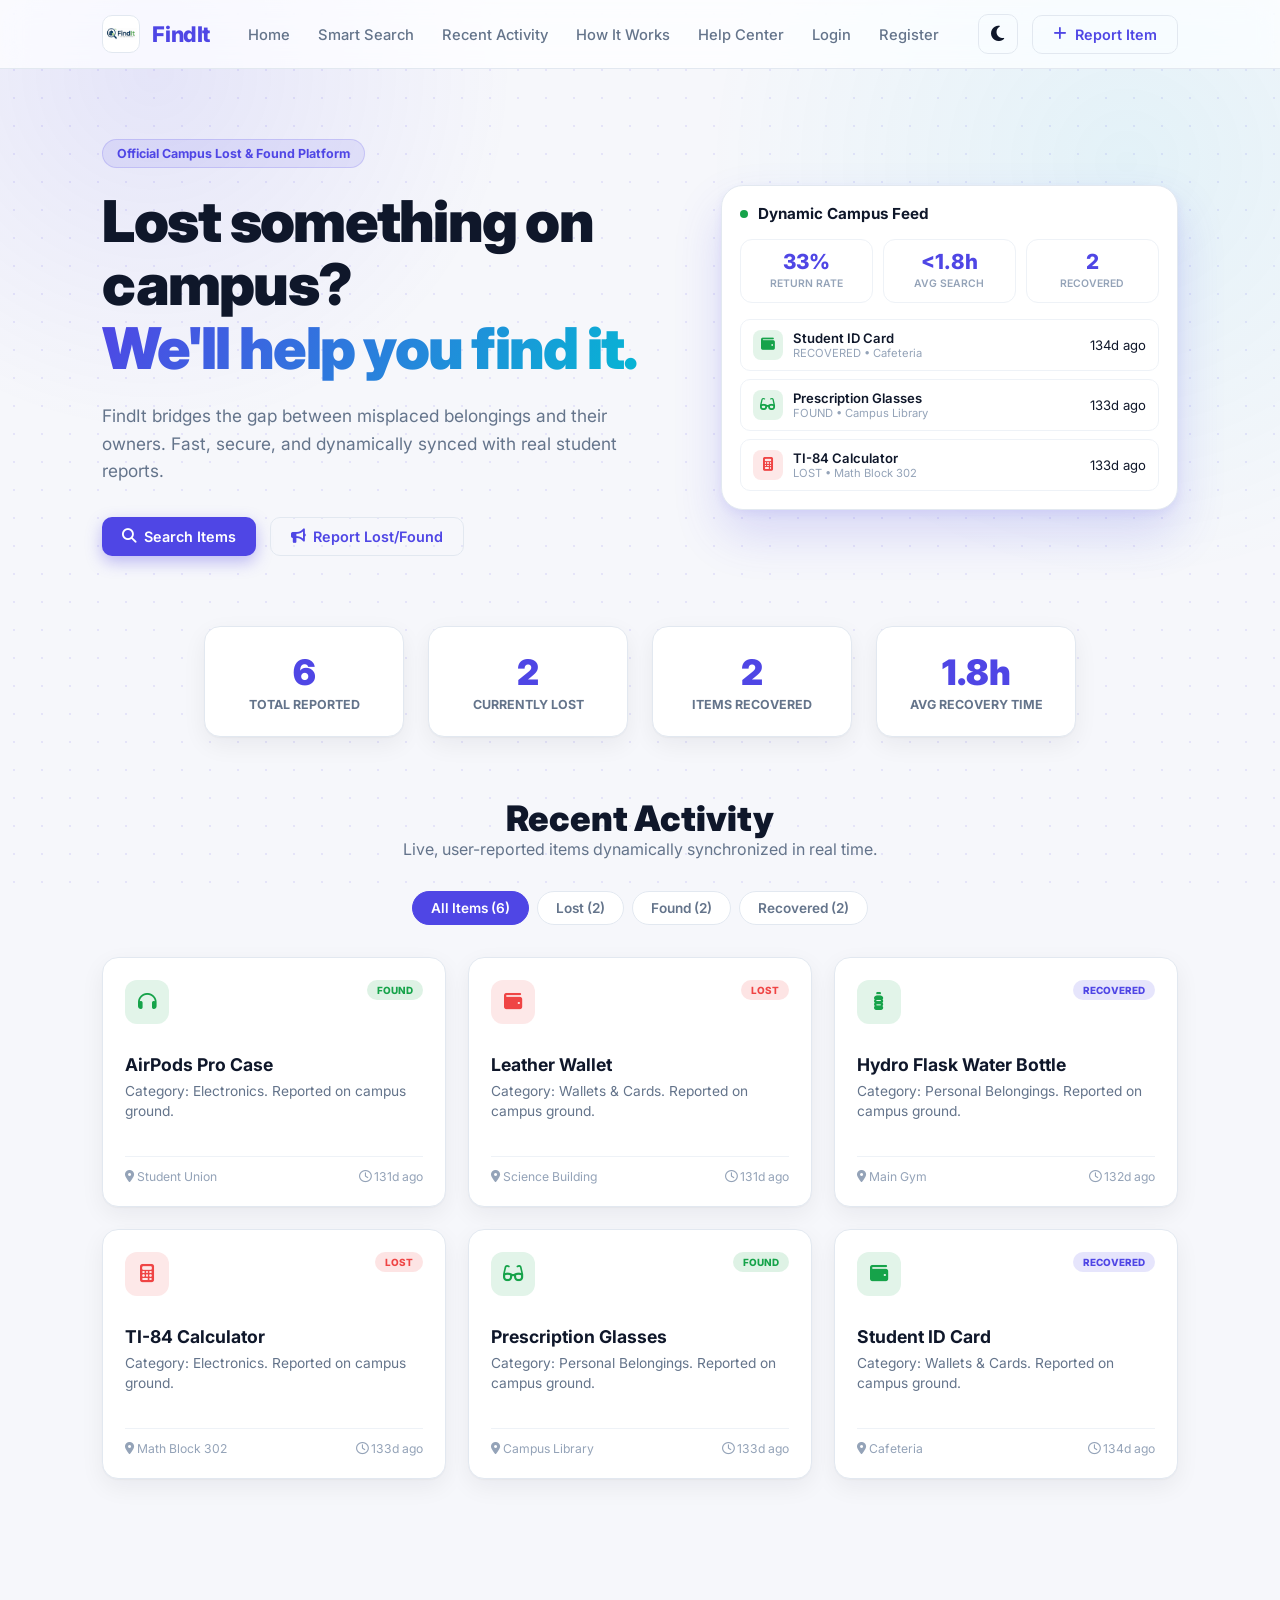
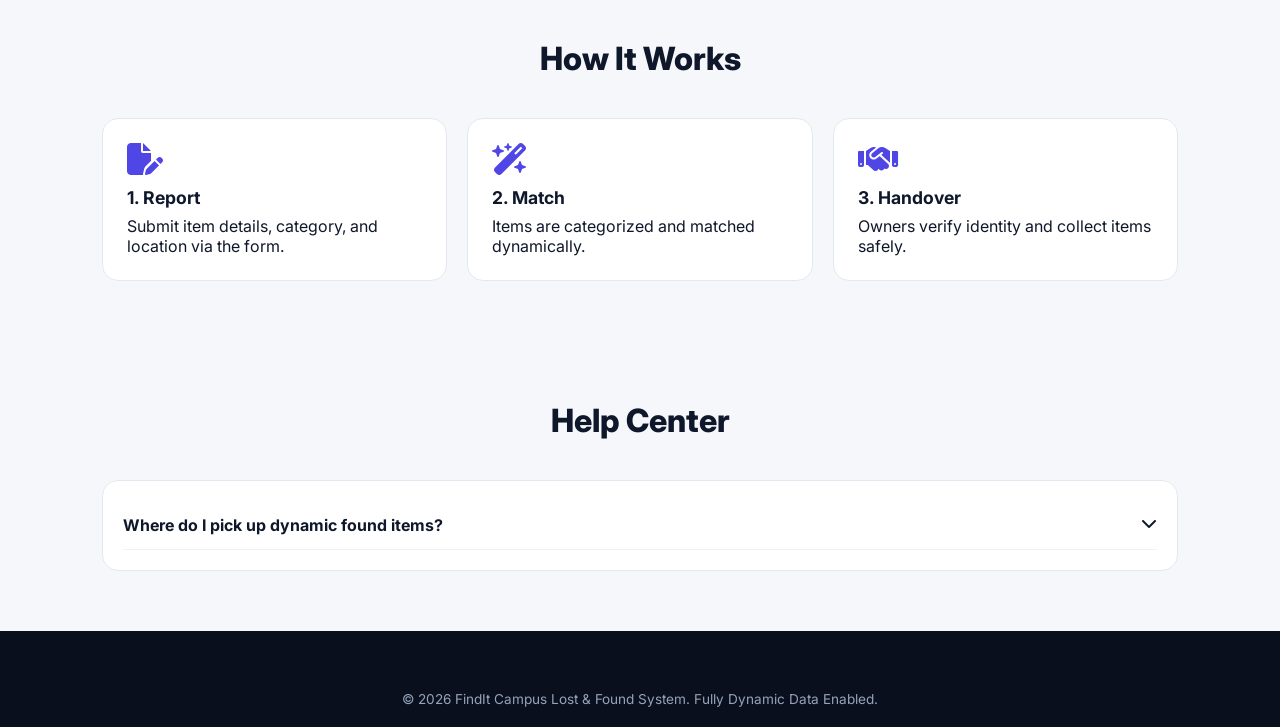
<file: index.html>
<!DOCTYPE html>
<html lang="en">
<head>
    <meta charset="UTF-8">
    <meta name="viewport" content="width=device-width, initial-scale=1.0">
    <title>FindIt | Campus Lost & Found</title>
    <link rel="icon" href="./images/findit.jpeg">

    <link rel="icon" type="image/jpeg" href="images/findit.jpeg">
    <link rel="stylesheet" href="https://cdnjs.cloudflare.com/ajax/libs/font-awesome/6.5.1/css/all.min.css">
    <link rel="preconnect" href="https://fonts.googleapis.com">
    <link rel="preconnect" href="https://fonts.gstatic.com" crossorigin>
    <link href="https://fonts.googleapis.com/css2?family=Inter:wght@400;500;600;700;800;900&display=swap" rel="stylesheet">

    <style>
        /* ==========================================================================
           THEME TOKENS
           ========================================================================== */
        :root {
            --primary: #4f46e5;
            --primary-hover: #4338ca;
            --primary-glow: rgba(79, 70, 229, 0.35);
            --accent: #06b6d4;
            --success: #16a34a;
            --warning: #f59e0b;
            --danger: #ef4444;
            --bg-body: #f6f7fb;
            --bg-nav: rgba(255, 255, 255, 0.72);
            --bg-card: #ffffff;
            --bg-elevated: #ffffff;
            --text-main: #0f172a;
            --text-muted: #64748b;
            --text-soft: #94a3b8;
            --border-color: #e2e8f0;
            --border-soft: #eef2f7;
            --footer-bg: #0a0f1e;
            --footer-text: #94a3b8;
            --card-shadow: 0 1px 2px rgba(15, 23, 42, 0.04), 0 8px 24px rgba(15, 23, 42, 0.06);
            --card-hover-shadow: 0 4px 8px rgba(79, 70, 229, 0.08), 0 24px 48px rgba(79, 70, 229, 0.18);
            --dot-color: rgba(79, 70, 229, 0.10);
        }

        [data-theme="dark"] {
            --bg-body: #0a0f1e;
            --bg-nav: rgba(15, 23, 42, 0.72);
            --bg-card: #131a2e;
            --bg-elevated: #1a2238;
            --text-main: #f8fafc;
            --text-muted: #94a3b8;
            --text-soft: #64748b;
            --border-color: #243049;
            --border-soft: #1e293f;
            --card-shadow: 0 1px 2px rgba(0,0,0,0.3), 0 12px 32px rgba(0,0,0,0.4);
            --card-hover-shadow: 0 4px 8px rgba(79, 70, 229, 0.15), 0 24px 56px rgba(79, 70, 229, 0.28);
            --dot-color: rgba(129, 140, 248, 0.14);
        }

        * {
            margin: 0;
            padding: 0;
            box-sizing: border-box;
            font-family: 'Inter', -apple-system, BlinkMacSystemFont, 'Segoe UI', Roboto, sans-serif;
        }

        html { scroll-behavior: smooth; }

        body {
            background-color: var(--bg-body);
            color: var(--text-main);
            min-height: 100vh;
            display: flex;
            flex-direction: column;
            overflow-x: hidden;
            transition: background-color 0.4s ease, color 0.4s ease;
        }

        /* Ambient Background */
        .ambient-bg {
            position: fixed;
            inset: 0;
            z-index: -2;
            background-image: radial-gradient(circle at center, var(--dot-color) 1px, transparent 1.5px);
            background-size: 28px 28px;
            pointer-events: none;
        }
        .ambient-glow {
            position: fixed;
            inset: 0;
            z-index: -1;
            pointer-events: none;
            background:
                radial-gradient(600px circle at 12% 8%, rgba(79, 70, 229, 0.10), transparent 60%),
                radial-gradient(700px circle at 88% 18%, rgba(6, 182, 212, 0.08), transparent 60%);
        }

        /* Navbar */
        .navbar {
            display: flex;
            justify-content: space-between;
            align-items: center;
            padding: 14px 8%;
            background-color: var(--bg-nav);
            backdrop-filter: saturate(180%) blur(14px);
            -webkit-backdrop-filter: saturate(180%) blur(14px);
            border-bottom: 1px solid var(--border-color);
            position: sticky;
            top: 0;
            z-index: 100;
        }

        .navbar-brand {
            display: flex;
            align-items: center;
            gap: 12px;
            text-decoration: none;
            font-size: 1.35rem;
            font-weight: 800;
            color: var(--primary);
            letter-spacing: -0.02em;
        }

        .navbar-brand img {
            width: 38px;
            height: 38px;
            border-radius: 10px;
            object-fit: contain;
            background-color: #ffffff;
            padding: 2px;
            border: 1px solid var(--border-color);
        }

        .navbar-nav {
            display: flex;
            align-items: center;
            gap: 28px;
            list-style: none;
        }
        .navbar-nav a {
            text-decoration: none;
            color: var(--text-muted);
            font-weight: 500;
            font-size: 0.92rem;
            transition: color 0.2s ease;
        }
        .navbar-nav a:hover { color: var(--primary); }

        .nav-actions { display: flex; align-items: center; gap: 14px; }

        .btn {
            padding: 10px 20px;
            border-radius: 10px;
            font-weight: 600;
            font-size: 0.9rem;
            text-decoration: none;
            cursor: pointer;
            display: inline-flex;
            align-items: center;
            gap: 8px;
            border: none;
            transition: transform 0.2s ease, box-shadow 0.2s ease, background-color 0.2s ease;
        }
        .btn-outline {
            border: 1px solid var(--border-color);
            color: var(--primary);
            background: transparent;
        }
        .btn-outline:hover {
            border-color: var(--primary);
            background-color: rgba(79, 70, 229, 0.08);
            transform: translateY(-2px);
        }
        .btn-primary {
            background-color: var(--primary);
            color: #ffffff;
            box-shadow: 0 6px 16px var(--primary-glow);
        }
        .btn-primary:hover {
            background-color: var(--primary-hover);
            transform: translateY(-2px);
            box-shadow: 0 10px 24px var(--primary-glow);
        }

        .btn-theme-toggle {
            background: none;
            border: 1px solid var(--border-color);
            font-size: 1.1rem;
            cursor: pointer;
            color: var(--text-main);
            width: 40px;
            height: 40px;
            border-radius: 10px;
            display: flex;
            align-items: center;
            justify-content: center;
            transition: all 0.3s ease;
        }

        /* Hero */
        .hero {
            display: grid;
            grid-template-columns: 1.1fr 0.9fr;
            align-items: center;
            gap: 60px;
            padding: 70px 8% 50px;
            max-width: 1320px;
            margin: 0 auto;
            width: 100%;
        }

        .hero-eyebrow {
            display: inline-flex;
            align-items: center;
            gap: 8px;
            padding: 6px 14px;
            border-radius: 999px;
            background: rgba(79, 70, 229, 0.10);
            color: var(--primary);
            font-size: 0.78rem;
            font-weight: 700;
            margin-bottom: 22px;
            border: 1px solid rgba(79, 70, 229, 0.18);
        }

        .hero-title {
            font-size: clamp(2.4rem, 5vw, 3.6rem);
            font-weight: 900;
            line-height: 1.1;
            letter-spacing: -0.03em;
            color: var(--text-main);
        }
        .hero-title .accent {
            background: linear-gradient(120deg, var(--primary), var(--accent));
            -webkit-background-clip: text;
            background-clip: text;
            -webkit-text-fill-color: transparent;
        }

        .hero-subtitle {
            margin: 22px 0 32px;
            color: var(--text-muted);
            font-size: 1.08rem;
            line-height: 1.6;
            max-width: 520px;
        }

        .hero-btns { display: flex; gap: 14px; flex-wrap: wrap; }

        /* Dashboard Preview */
        .dashboard-preview {
            background: var(--bg-card);
            border: 1px solid var(--border-color);
            border-radius: 22px;
            padding: 18px;
            box-shadow: var(--card-hover-shadow);
        }
        .dp-header {
            display: flex;
            align-items: center;
            justify-content: space-between;
            margin-bottom: 16px;
        }
        .dp-title {
            display: flex;
            align-items: center;
            gap: 10px;
            font-weight: 700;
            font-size: 0.95rem;
            color: var(--text-main);
        }
        .dp-title .live-dot {
            width: 8px;
            height: 8px;
            border-radius: 50%;
            background: var(--success);
        }

        .dp-stats {
            display: grid;
            grid-template-columns: repeat(3, 1fr);
            gap: 10px;
            margin-bottom: 16px;
        }
        .dp-stat {
            background: var(--bg-elevated);
            border: 1px solid var(--border-soft);
            border-radius: 12px;
            padding: 12px;
            text-align: center;
        }
        .dp-stat .v {
            font-size: 1.3rem;
            font-weight: 800;
            color: var(--primary);
            line-height: 1;
        }
        .dp-stat .l {
            font-size: 0.65rem;
            color: var(--text-soft);
            margin-top: 4px;
            text-transform: uppercase;
            font-weight: 600;
        }

        .dp-feed {
            display: flex;
            flex-direction: column;
            gap: 8px;
            max-height: 220px;
            overflow-y: auto;
        }
        .dp-feed-item {
            display: flex;
            align-items: center;
            gap: 10px;
            padding: 10px 12px;
            background: var(--bg-elevated);
            border: 1px solid var(--border-soft);
            border-radius: 10px;
            font-size: 0.82rem;
        }
        .dp-feed-item .ico {
            width: 30px;
            height: 30px;
            border-radius: 8px;
            display: flex;
            align-items: center;
            justify-content: center;
            font-size: 0.85rem;
            flex-shrink: 0;
        }
        .dp-feed-item .ico.lost { background: rgba(239, 68, 68, 0.12); color: var(--danger); }
        .dp-feed-item .ico.found { background: rgba(22, 163, 74, 0.12); color: var(--success); }
        .dp-feed-item .meta { flex: 1; min-width: 0; }
        .dp-feed-item .meta .t {
            font-weight: 600;
            color: var(--text-main);
            white-space: nowrap;
            overflow: hidden;
            text-overflow: ellipsis;
        }
        .dp-feed-item .meta .s { font-size: 0.7rem; color: var(--text-soft); }

        /* Stats Bar */
        .stats-container {
            display: flex;
            justify-content: center;
            gap: 24px;
            margin: 20px 0 60px;
            padding: 0 8%;
            flex-wrap: wrap;
        }
        .stat-box {
            text-align: center;
            padding: 24px 32px;
            border-radius: 16px;
            background: var(--bg-card);
            border: 1px solid var(--border-color);
            min-width: 200px;
            box-shadow: var(--card-shadow);
        }
        .stat-value {
            font-size: 2.2rem;
            font-weight: 900;
            color: var(--primary);
            margin-bottom: 4px;
        }
        .stat-label {
            font-size: 0.78rem;
            font-weight: 700;
            color: var(--text-muted);
            text-transform: uppercase;
        }

        /* Recent Items Grid */
        .recent-section {
            max-width: 1320px;
            margin: 0 auto;
            padding: 0 8% 100px;
            width: 100%;
        }
        .recent-header { text-align: center; margin-bottom: 32px; }
        .recent-header h2 { font-size: 2.2rem; font-weight: 900; color: var(--text-main); }
        .recent-header p { color: var(--text-muted); font-size: 1rem; }

        .filter-tabs {
            display: flex;
            justify-content: center;
            gap: 8px;
            margin-bottom: 32px;
        }
        .filter-tab {
            padding: 8px 18px;
            border-radius: 999px;
            border: 1px solid var(--border-color);
            background: var(--bg-card);
            color: var(--text-muted);
            font-size: 0.85rem;
            font-weight: 600;
            cursor: pointer;
            transition: all 0.25s ease;
        }
        .filter-tab.active {
            background: var(--primary);
            color: #fff;
            border-color: var(--primary);
        }

        .cards-grid {
            display: grid;
            grid-template-columns: repeat(auto-fill, minmax(260px, 1fr));
            gap: 22px;
        }

        .card {
            background: var(--bg-card);
            border: 1px solid var(--border-color);
            border-radius: 16px;
            padding: 22px;
            display: flex;
            flex-direction: column;
            justify-content: space-between;
            min-height: 250px;
            box-shadow: var(--card-shadow);
            transition: transform 0.3s ease, box-shadow 0.3s ease;
        }
        .card:hover { transform: translateY(-6px); box-shadow: var(--card-hover-shadow); }

        .card-top { display: flex; justify-content: space-between; align-items: flex-start; margin-bottom: 14px; }
        .card-icon {
            width: 44px; height: 44px; border-radius: 12px;
            display: flex; align-items: center; justify-content: center; font-size: 1.15rem;
        }
        .card-icon.lost { background: rgba(239, 68, 68, 0.12); color: var(--danger); }
        .card-icon.found { background: rgba(22, 163, 74, 0.12); color: var(--success); }

        .badge {
            font-size: 0.62rem; font-weight: 800; padding: 4px 10px; border-radius: 999px; text-transform: uppercase;
        }
        .badge-found { background-color: rgba(22, 163, 74, 0.14); color: var(--success); }
        .badge-lost { background-color: rgba(239, 68, 68, 0.14); color: var(--danger); }
        .badge-recovered { background-color: rgba(79, 70, 229, 0.14); color: var(--primary); }

        .card-title { font-size: 1.1rem; font-weight: 700; color: var(--text-main); margin-bottom: 6px; }
        .card-desc { font-size: 0.86rem; color: var(--text-muted); line-height: 1.5; margin-bottom: 18px; }
        .card-footer {
            border-top: 1px solid var(--border-soft);
            padding-top: 12px;
            display: flex;
            justify-content: space-between;
            align-items: center;
            font-size: 0.76rem;
            color: var(--text-soft);
        }

        /* Section Layouts */
        .section-container { max-width: 1320px; margin: 0 auto; padding: 60px 8%; width: 100%; }
        .section-header { text-align: center; margin-bottom: 40px; }
        .section-header h2 { font-size: 2rem; font-weight: 800; color: var(--text-main); }
        
        .how-grid { display: grid; grid-template-columns: repeat(auto-fit, minmax(240px, 1fr)); gap: 20px; }
        .how-card { background: var(--bg-card); border: 1px solid var(--border-color); border-radius: 16px; padding: 24px; }
        .how-card h3 { font-size: 1.1rem; font-weight: 700; margin-top: 12px; margin-bottom: 8px; }

        .faq-accordion { background: var(--bg-card); border: 1px solid var(--border-color); border-radius: 16px; padding: 20px; }
        .faq-item { border-bottom: 1px solid var(--border-soft); padding: 14px 0; }
        .faq-question { font-weight: 700; cursor: pointer; display: flex; justify-content: space-between; }
        .faq-answer { display: none; padding-top: 10px; color: var(--text-muted); font-size: 0.9rem; }
        .faq-item.active .faq-answer { display: block; }

        /* Footer */
        .site-footer { background-color: var(--footer-bg); color: #fff; padding: 40px 8% 20px; margin-top: auto; }
        .footer-bottom { text-align: center; font-size: 0.85rem; color: var(--footer-text); margin-top: 20px; }

        @media (max-width: 960px) {
            .hero { grid-template-columns: 1fr; }
            .navbar-nav { display: none; }
        }
    </style>
</head>
<body>

    <div class="ambient-bg"></div>
    <div class="ambient-glow"></div>

    <!-- ===================== NAVBAR ===================== -->
    <header class="navbar">
        <a href="index.html" class="navbar-brand">
            <img src="images/findit.jpeg" alt="FindIt Logo">
            <span>FindIt</span>
        </a>

        <ul class="navbar-nav">
            <li><a href="index.html">Home</a></li>
            <li><a href="pages/SmartSearch.html">Smart Search</a></li>
            <li><a href="#recent">Recent Activity</a></li>
            <li><a href="#how">How It Works</a></li>
            <li><a href="#help">Help Center</a></li>
            <li><a href="pages/Login.html">Login</a></li>
            <li><a href="pages/Register.html">Register</a></li>
        </ul>

        <div class="nav-actions">
            <button class="btn-theme-toggle" id="themeToggle" title="Toggle Theme">
                <i class="fa-solid fa-moon"></i>
            </button>
            <a href="pages/ReportLost.html" class="btn btn-outline"><i class="fa-solid fa-plus"></i> Report Item</a>
        </div>
    </header>

    <!-- ===================== HERO SECTION ===================== -->
    <section class="hero">
        <div class="hero-left">
            <div class="hero-eyebrow">
                <span>Official Campus Lost & Found Platform</span>
            </div>
            <h1 class="hero-title">
                Lost something on campus? <br>
                <span class="accent">We'll help you find it.</span>
            </h1>
            <p class="hero-subtitle">
                FindIt bridges the gap between misplaced belongings and their owners. Fast, secure, and dynamically synced with real student reports.
            </p>
            <div class="hero-btns">
                <a href="pages/SmartSearch.html" class="btn btn-primary"><i class="fa-solid fa-magnifying-glass"></i> Search Items</a>
                <a href="pages/ReportFound.html" class="btn btn-outline"><i class="fa-solid fa-bullhorn"></i> Report Lost/Found</a>
            </div>
        </div>

        <div class="hero-right">
            <div class="dashboard-preview">
                <div class="dp-header">
                    <div class="dp-title">
                        <span class="live-dot"></span> Dynamic Campus Feed
                    </div>
                </div>

                <!-- DYNAMIC HERO STATS -->
                <div class="dp-stats">
                    <div class="dp-stat">
                        <div class="v" id="heroReturnRate">0%</div>
                        <div class="l">Return Rate</div>
                    </div>
                    <div class="dp-stat">
                        <div class="v" id="heroAvgSearch">0h</div>
                        <div class="l">Avg Search</div>
                    </div>
                    <div class="dp-stat">
                        <div class="v" id="heroRecovered">0</div>
                        <div class="l">Recovered</div>
                    </div>
                </div>

                <!-- DYNAMIC LIVE FEED -->
                <div class="dp-feed" id="liveFeed"></div>
            </div>
        </div>
    </section>

    <!-- ===================== DYNAMIC STATS BAR ===================== -->
    <div class="stats-container">
        <div class="stat-box">
            <div class="stat-value" id="statTotalItems">0</div>
            <div class="stat-label">Total Reported</div>
        </div>
        <div class="stat-box">
            <div class="stat-value" id="statLostCount">0</div>
            <div class="stat-label">Currently Lost</div>
        </div>
        <div class="stat-box">
            <div class="stat-value" id="statRecoveredCount">0</div>
            <div class="stat-label">Items Recovered</div>
        </div>
        <div class="stat-box">
            <div class="stat-value" id="statAvgSearchTime">0h</div>
            <div class="stat-label">Avg Recovery Time</div>
        </div>
    </div>

    <!-- ===================== RECENT ACTIVITY (DYNAMIC GRID) ===================== -->
    <section class="recent-section" id="recent">
        <div class="recent-header">
            <h2>Recent Activity</h2>
            <p>Live, user-reported items dynamically synchronized in real time.</p>
        </div>

        <div class="filter-tabs">
            <button class="filter-tab active" onclick="filterItems('all', this)">All Items (<span id="countAll">0</span>)</button>
            <button class="filter-tab" onclick="filterItems('lost', this)">Lost (<span id="countLost">0</span>)</button>
            <button class="filter-tab" onclick="filterItems('found', this)">Found (<span id="countFound">0</span>)</button>
            <button class="filter-tab" onclick="filterItems('recovered', this)">Recovered (<span id="countRecovered">0</span>)</button>
        </div>

        <!-- Dynamic Container for Cards -->
        <div class="cards-grid" id="cardsGrid"></div>
    </section>

    <!-- ===================== HOW IT WORKS ===================== -->
    <section class="section-container" id="how">
        <div class="section-header">
            <h2>How It Works</h2>
        </div>
        <div class="how-grid">
            <div class="how-card">
                <i class="fa-solid fa-file-pen fa-2x" style="color:var(--primary);"></i>
                <h3>1. Report</h3>
                <p>Submit item details, category, and location via the form.</p>
            </div>
            <div class="how-card">
                <i class="fa-solid fa-wand-magic-sparkles fa-2x" style="color:var(--primary);"></i>
                <h3>2. Match</h3>
                <p>Items are categorized and matched dynamically.</p>
            </div>
            <div class="how-card">
                <i class="fa-solid fa-handshake fa-2x" style="color:var(--primary);"></i>
                <h3>3. Handover</h3>
                <p>Owners verify identity and collect items safely.</p>
            </div>
        </div>
    </section>

    <!-- ===================== HELP CENTER ===================== -->
    <section class="section-container" id="help">
        <div class="section-header">
            <h2>Help Center</h2>
        </div>
        <div class="faq-accordion">
            <div class="faq-item">
                <div class="faq-question" onclick="toggleFaq(this)">
                    <span>Where do I pick up dynamic found items?</span>
                    <i class="fa-solid fa-chevron-down"></i>
                </div>
                <div class="faq-answer">Items are held safely at campus security or designated desks.</div>
            </div>
        </div>
    </section>

    <!-- ===================== FOOTER ===================== -->
    <footer class="site-footer">
        <div class="footer-bottom">
            &copy; 2026 FindIt Campus Lost & Found System. Fully Dynamic Data Enabled.
        </div>
    </footer>

    <!-- ===================== DYNAMIC DATA JAVASCRIPT ===================== -->
    <script>
        /* ==========================================================================
           1. INITIAL SEED DATA (Used only if localStorage has no reports yet)
           ========================================================================== */
        const initialSeedData = [
            { id: "101", title: "AirPods Pro Case", category: "Electronics", status: "found", location: "Student Union", date: "2026-07-26T18:00:00", searchTimeHours: 1.5 },
            { id: "102", title: "Leather Wallet", category: "Wallets & Cards", status: "lost", location: "Science Building", date: "2026-07-26T17:30:00", searchTimeHours: 0 },
            { id: "103", title: "Hydro Flask Water Bottle", category: "Personal Belongings", status: "recovered", location: "Main Gym", date: "2026-07-25T12:00:00", searchTimeHours: 3.0 },
            { id: "104", title: "TI-84 Calculator", category: "Electronics", status: "lost", location: "Math Block 302", date: "2026-07-24T10:15:00", searchTimeHours: 0 },
            { id: "105", title: "Prescription Glasses", category: "Personal Belongings", status: "found", location: "Campus Library", date: "2026-07-24T09:00:00", searchTimeHours: 2.0 },
            { id: "106", title: "Student ID Card", category: "Wallets & Cards", status: "recovered", location: "Cafeteria", date: "2026-07-23T14:20:00", searchTimeHours: 0.8 }
        ];

        // Retrieve items from LocalStorage or initialize
        function getItemsFromStorage() {
            let items = localStorage.getItem('findit_items');
            if (!items) {
                localStorage.setItem('findit_items', JSON.stringify(initialSeedData));
                return initialSeedData;
            }
            return JSON.parse(items);
        }

        /* ==========================================================================
           2. DYNAMIC ICON GENERATOR (Based on Item Category or Title)
           ========================================================================== */
        function getDynamicIcon(title, category) {
            const text = (title + " " + category).toLowerCase();
            if (text.includes("airpod") || text.includes("headphone") || text.includes("audio")) return "fa-headphones";
            if (text.includes("phone") || text.includes("mobile")) return "fa-mobile-screen";
            if (text.includes("laptop") || text.includes("macbook") || text.includes("charger")) return "fa-laptop";
            if (text.includes("wallet") || text.includes("purse")) return "fa-wallet";
            if (text.includes("card") || text.includes("id")) return "fa-id-card";
            if (text.includes("key")) return "fa-key";
            if (text.includes("bottle") || text.includes("flask")) return "fa-bottle-water";
            if (text.includes("glass")) return "fa-glasses";
            if (text.includes("calc") || text.includes("math")) return "fa-calculator";
            if (text.includes("book") || text.includes("notebook")) return "fa-book";
            if (text.includes("bag") || text.includes("backpack")) return "fa-bag-shopping";
            return "fa-box-open"; // Default fallback icon
        }

        /* ==========================================================================
           3. DYNAMIC STATS CALCULATOR
           ========================================================================== */
        function renderDynamicDashboard() {
            const items = getItemsFromStorage();

            const totalCount = items.length;
            const lostItems = items.filter(i => i.status === 'lost');
            const foundItems = items.filter(i => i.status === 'found');
            const recoveredItems = items.filter(i => i.status === 'recovered');

            // Calculate Return Rate: (Recovered / (Lost + Found + Recovered)) * 100
            const returnRate = totalCount > 0 ? Math.round((recoveredItems.length / totalCount) * 100) : 0;

            // Calculate Average Search Time for recovered/found items
            const timedItems = items.filter(i => i.searchTimeHours && i.searchTimeHours > 0);
            const avgSearchTimeHours = timedItems.length > 0 
                ? (timedItems.reduce((acc, i) => acc + Number(i.searchTimeHours), 0) / timedItems.length).toFixed(1)
                : "1.5";

            // Update DOM Numbers Dynamically
            document.getElementById('statTotalItems').innerText = totalCount;
            document.getElementById('statLostCount').innerText = lostItems.length;
            document.getElementById('statRecoveredCount').innerText = recoveredItems.length;
            document.getElementById('statAvgSearchTime').innerText = avgSearchTimeHours + "h";

            // Update Filter Tab Badge Counters
            document.getElementById('countAll').innerText = totalCount;
            document.getElementById('countLost').innerText = lostItems.length;
            document.getElementById('countFound').innerText = foundItems.length;
            document.getElementById('countRecovered').innerText = recoveredItems.length;

            // Update Hero Floating Stats
            document.getElementById('heroReturnRate').innerText = returnRate + "%";
            document.getElementById('heroAvgSearch').innerText = "<" + avgSearchTimeHours + "h";
            document.getElementById('heroRecovered').innerText = recoveredItems.length;

            // Render Feed & Cards Grid
            renderLiveFeed(items);
            renderCardsGrid(items, 'all');
        }

        /* ==========================================================================
           4. DYNAMIC FEED RENDERER
           ========================================================================== */
        function renderLiveFeed(items) {
            const feedContainer = document.getElementById('liveFeed');
            feedContainer.innerHTML = '';

            // Display latest 3 items
            const recent = [...items].reverse().slice(0, 3);
            recent.forEach(item => {
                const icon = getDynamicIcon(item.title, item.category);
                const statusClass = item.status === 'lost' ? 'lost' : 'found';
                
                const feedHTML = `
                    <div class="dp-feed-item">
                        <div class="ico ${statusClass}"><i class="fa-solid ${icon}"></i></div>
                        <div class="meta">
                            <div class="t">${item.title}</div>
                            <div class="s">${item.status.toUpperCase()} • ${item.location}</div>
                        </div>
                        <div class="time">${formatTimeAgo(item.date)}</div>
                    </div>
                `;
                feedContainer.insertAdjacentHTML('beforeend', feedHTML);
            });
        }

        /* ==========================================================================
           5. DYNAMIC CARDS GRID RENDERER
           ========================================================================== */
        function renderCardsGrid(items, filterCategory) {
            const gridContainer = document.getElementById('cardsGrid');
            gridContainer.innerHTML = '';

            const filtered = items.filter(item => filterCategory === 'all' || item.status === filterCategory);

            if (filtered.length === 0) {
                gridContainer.innerHTML = `<div style="grid-column: 1/-1; text-align:center; padding: 40px; color: var(--text-muted);">No reports found under this category.</div>`;
                return;
            }

            filtered.forEach(item => {
                const icon = getDynamicIcon(item.title, item.category);
                let badgeClass = "badge-lost";
                if(item.status === 'found') badgeClass = "badge-found";
                if(item.status === 'recovered') badgeClass = "badge-recovered";

                const cardHTML = `
                    <div class="card" data-type="${item.status}">
                        <div class="card-top">
                            <div class="card-icon ${item.status === 'lost' ? 'lost' : 'found'}">
                                <i class="fa-solid ${icon}"></i>
                            </div>
                            <span class="badge ${badgeClass}">${item.status}</span>
                        </div>
                        <div>
                            <h3 class="card-title">${item.title}</h3>
                            <p class="card-desc">Category: ${item.category}. Reported on campus ground.</p>
                        </div>
                        <div class="card-footer">
                            <span><i class="fa-solid fa-location-dot"></i> ${item.location}</span>
                            <span><i class="fa-regular fa-clock"></i> ${formatTimeAgo(item.date)}</span>
                        </div>
                    </div>
                `;
                gridContainer.insertAdjacentHTML('beforeend', cardHTML);
            });
        }

        /* Helper: Relative Time Formatter */
        function formatTimeAgo(dateString) {
            if(!dateString) return "Recently";
            const diffMs = new Date() - new Date(dateString);
            const diffMins = Math.floor(diffMs / (1000 * 60));
            const diffHours = Math.floor(diffMs / (1000 * 60 * 60));
            const diffDays = Math.floor(diffHours / 24);

            if (diffMins < 60) return `${diffMins <= 0 ? 1 : diffMins}m ago`;
            if (diffHours < 24) return `${diffHours}h ago`;
            return `${diffDays}d ago`;
        }

        /* Filtering Handler */
        function filterItems(category, el) {
            document.querySelectorAll('.filter-tab').forEach(tab => tab.classList.remove('active'));
            el.classList.add('active');
            renderCardsGrid(getItemsFromStorage(), category);
        }

        /* Dark / Light Toggle */
        const themeToggle = document.getElementById('themeToggle');
        themeToggle.addEventListener('click', () => {
            const current = document.documentElement.getAttribute('data-theme');
            const target = current === 'dark' ? 'light' : 'dark';
            document.documentElement.setAttribute('data-theme', target);
            themeToggle.querySelector('i').className = target === 'dark' ? 'fa-solid fa-sun' : 'fa-solid fa-moon';
        });

        /* Accordion Toggle */
        function toggleFaq(el) {
            el.parentElement.classList.toggle('active');
        }

        /* Initial Execution */
        window.addEventListener('DOMContentLoaded', () => {
            renderDynamicDashboard();
        });
    </script>
</body>
</html>
</file>
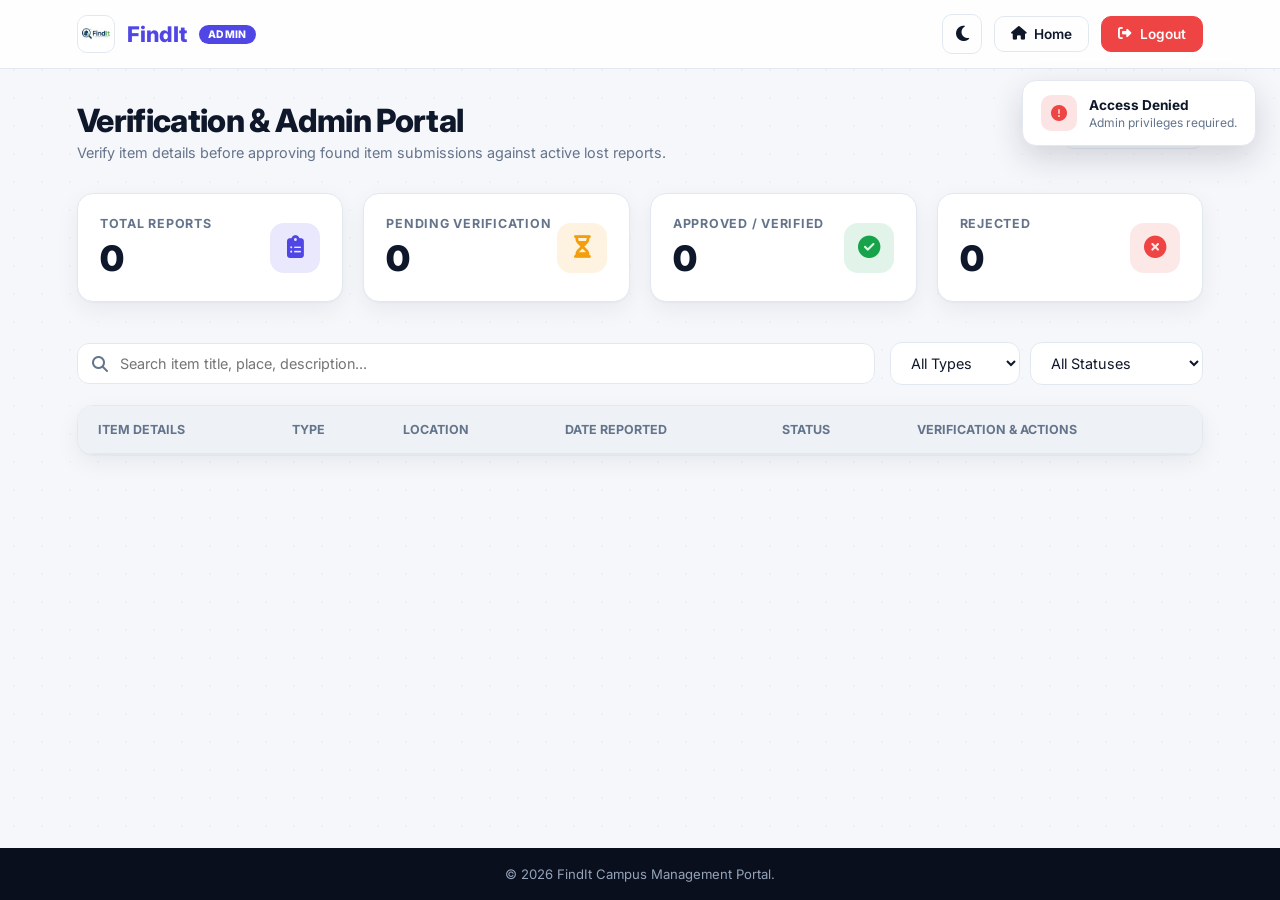
<file: pages/Admin-Dashboard.html>
<!DOCTYPE html>
<html lang="en">
<head>
    <meta charset="UTF-8">
    <meta name="viewport" content="width=device-width, initial-scale=1.0">
    <title>FindIt — Admin Dashboard & Verification</title>

    <link rel="icon" type="image/jpeg" href="../images/findit.jpeg">
    <link rel="stylesheet" href="https://cdnjs.cloudflare.com/ajax/libs/font-awesome/6.5.1/css/all.min.css">
    <link rel="preconnect" href="https://fonts.googleapis.com">
    <link rel="preconnect" href="https://fonts.gstatic.com" crossorigin>
    <link href="https://fonts.googleapis.com/css2?family=Inter:wght@400;500;600;700;800;900&display=swap" rel="stylesheet">

    <style>
        :root {
            --primary: #4f46e5;
            --primary-hover: #4338ca;
            --primary-glow: rgba(79, 70, 229, 0.35);
            --accent: #06b6d4;
            --success: #16a34a;
            --warning: #f59e0b;
            --danger: #ef4444;
            --bg-body: #f6f7fb;
            --bg-nav: rgba(255,255,255,0.85);
            --bg-card: #ffffff;
            --text-main: #0f172a;
            --text-muted: #64748b;
            --text-soft: #94a3b8;
            --border-color: #e2e8f0;
            --border-soft: #eef2f7;
            --card-shadow: 0 1px 2px rgba(15,23,42,0.04), 0 8px 24px rgba(15,23,42,0.06);
            --status-pending-bg: #fef3c7; --status-pending-text: #d97706;
            --status-active-bg: #dbeafe; --status-active-text: #2563eb;
            --status-approved-bg: #dcfce7; --status-approved-text: #15803d;
            --status-rejected-bg: #fee2e2; --status-rejected-text: #b91c1c;
        }
        [data-theme="dark"] {
            --bg-body: #0a0f1e;
            --bg-nav: rgba(15,23,42,0.85);
            --bg-card: #131a2e;
            --text-main: #f8fafc;
            --text-muted: #94a3b8;
            --text-soft: #64748b;
            --border-color: #243049;
            --border-soft: #1e293f;
            --card-shadow: 0 1px 2px rgba(0,0,0,0.3), 0 12px 32px rgba(0,0,0,0.4);
            --status-pending-bg: rgba(217,119,6,0.2); --status-pending-text: #fbbf24;
            --status-active-bg: rgba(37,99,235,0.2); --status-active-text: #60a5fa;
            --status-approved-bg: rgba(21,128,61,0.2); --status-approved-text: #4ade80;
            --status-rejected-bg: rgba(239,68,68,0.2); --status-rejected-text: #f87171;
        }

        * { margin: 0; padding: 0; box-sizing: border-box; font-family: 'Inter', -apple-system, sans-serif; transition: background-color 0.3s, color 0.3s, border-color 0.3s; }
        html { scroll-behavior: smooth; }
        body { background: var(--bg-body); color: var(--text-main); min-height: 100vh; display: flex; flex-direction: column; }

        .ambient-bg { position: fixed; inset: 0; z-index: -2; background-image: radial-gradient(circle at center, var(--border-soft) 1px, transparent 1.5px); background-size: 28px 28px; pointer-events: none; }

        .navbar { display: flex; justify-content: space-between; align-items: center; padding: 14px 6%; background: var(--bg-nav); backdrop-filter: blur(14px); -webkit-backdrop-filter: blur(14px); border-bottom: 1px solid var(--border-color); position: sticky; top: 0; z-index: 100; }
        .navbar-brand { display: flex; align-items: center; gap: 12px; text-decoration: none; font-size: 1.35rem; font-weight: 800; color: var(--primary); }
        .navbar-brand img { width: 38px; height: 38px; border-radius: 10px; object-fit: contain; background: #fff; padding: 2px; border: 1px solid var(--border-color); }
        .admin-badge { background: var(--primary); color: #fff; font-size: 0.65rem; padding: 3px 9px; border-radius: 999px; text-transform: uppercase; font-weight: 800; letter-spacing: 0.04em; }
        .nav-actions { display: flex; align-items: center; gap: 12px; }
        
        .btn { padding: 9px 16px; border-radius: 10px; font-weight: 600; font-size: 0.85rem; text-decoration: none; cursor: pointer; display: inline-flex; align-items: center; gap: 8px; border: 1px solid var(--border-color); background: transparent; color: var(--text-main); transition: all 0.2s; }
        .btn:hover { border-color: var(--primary); color: var(--primary); background: rgba(79,70,229,0.06); }
        .btn-primary { background: var(--primary); color: #fff; border-color: var(--primary); }
        .btn-primary:hover { background: var(--primary-hover); color: #fff; }
        .btn-danger { background: var(--danger); color: #fff; border-color: var(--danger); }
        .btn-danger:hover { background: #dc2626; color: #fff; }
        .btn-success { background: var(--success); color: #fff; border-color: var(--success); }
        .btn-success:hover { background: #15803d; color: #fff; }
        .btn-warning { background: var(--warning); color: #fff; border-color: var(--warning); }
        .btn-warning:hover { background: #d97706; color: #fff; }
        .btn-theme-toggle { background: none; border: 1px solid var(--border-color); font-size: 1.1rem; cursor: pointer; color: var(--text-main); padding: 9px; border-radius: 10px; width: 40px; height: 40px; display: flex; align-items: center; justify-content: center; }

        .dashboard-container { max-width: 1300px; margin: 2rem auto; padding: 0 6%; width: 100%; flex: 1; }
        .dashboard-header { display: flex; justify-content: space-between; align-items: center; margin-bottom: 2rem; flex-wrap: wrap; gap: 16px; }
        .dashboard-header h1 { font-size: 2rem; font-weight: 800; letter-spacing: -0.02em; }
        .dashboard-header p { color: var(--text-muted); font-size: 0.9rem; margin-top: 4px; }

        .stats-grid { display: grid; grid-template-columns: repeat(auto-fit, minmax(220px, 1fr)); gap: 20px; margin-bottom: 2.5rem; }
        .stat-card { background: var(--bg-card); border: 1px solid var(--border-color); padding: 22px; border-radius: 16px; box-shadow: var(--card-shadow); display: flex; align-items: center; justify-content: space-between; }
        .stat-info h3 { font-size: 0.78rem; color: var(--text-muted); text-transform: uppercase; letter-spacing: 0.06em; font-weight: 700; margin-bottom: 6px; }
        .stat-info p { font-size: 2.2rem; font-weight: 900; color: var(--text-main); }
        .stat-icon { width: 50px; height: 50px; border-radius: 14px; display: flex; align-items: center; justify-content: center; font-size: 1.4rem; }

        .table-controls { display: flex; justify-content: space-between; align-items: center; margin-bottom: 1.25rem; gap: 15px; flex-wrap: wrap; }
        .search-box { position: relative; min-width: 280px; flex: 1; }
        .search-box input { width: 100%; padding: 11px 16px 11px 42px; border-radius: 12px; border: 1.5px solid var(--border-color); background: var(--bg-card); color: var(--text-main); outline: none; font-size: 0.9rem; }
        .search-box input:focus { border-color: var(--primary); }
        .search-box i { position: absolute; left: 15px; top: 50%; transform: translateY(-50%); color: var(--text-muted); }
        .filter-select { padding: 11px 16px; border-radius: 12px; border: 1.5px solid var(--border-color); background: var(--bg-card); color: var(--text-main); outline: none; cursor: pointer; font-size: 0.9rem; }

        .table-wrapper { background: var(--bg-card); border: 1px solid var(--border-color); border-radius: 16px; overflow-x: auto; box-shadow: var(--card-shadow); }
        table { width: 100%; border-collapse: collapse; text-align: left; font-size: 0.9rem; }
        th { background: var(--border-soft); color: var(--text-muted); padding: 16px 20px; font-weight: 700; font-size: 0.78rem; text-transform: uppercase; border-bottom: 1px solid var(--border-color); }
        td { padding: 16px 20px; border-bottom: 1px solid var(--border-soft); color: var(--text-main); vertical-align: middle; }
        tr:last-child td { border-bottom: none; }
        tr:hover td { background: var(--border-soft); }

        .badge { padding: 4px 10px; border-radius: 999px; font-size: 0.72rem; font-weight: 800; text-transform: uppercase; display: inline-block; }
        .badge-type-lost { background: rgba(239,68,68,0.14); color: var(--danger); }
        .badge-type-found { background: rgba(22,163,74,0.14); color: var(--success); }
        .badge-status-pending { background: var(--status-pending-bg); color: var(--status-pending-text); }
        .badge-status-approved { background: var(--status-approved-bg); color: var(--status-approved-text); }
        .badge-status-rejected { background: var(--status-rejected-bg); color: var(--status-rejected-text); }

        .action-btns { display: flex; gap: 8px; flex-wrap: wrap; }

        /* Modal Styles */
        .modal-overlay { position: fixed; inset: 0; background: rgba(15,23,42,0.6); backdrop-filter: blur(4px); display: flex; align-items: center; justify-content: center; z-index: 1000; opacity: 0; pointer-events: none; transition: opacity 0.3s ease; }
        .modal-overlay.active { opacity: 1; pointer-events: auto; }
        .modal-card { background: var(--bg-card); border: 1px solid var(--border-color); border-radius: 20px; width: 90%; max-width: 850px; max-height: 90vh; overflow-y: auto; padding: 28px; box-shadow: 0 20px 40px rgba(0,0,0,0.25); transform: translateY(20px); transition: transform 0.3s ease; }
        .modal-overlay.active .modal-card { transform: translateY(0); }
        .modal-header { display: flex; justify-content: space-between; align-items: center; margin-bottom: 20px; border-bottom: 1px solid var(--border-color); padding-bottom: 14px; }
        .modal-header h2 { font-size: 1.3rem; font-weight: 800; }
        .btn-close { background: none; border: none; font-size: 1.2rem; color: var(--text-muted); cursor: pointer; }

        .comparison-grid { display: grid; grid-template-columns: 1fr 1fr; gap: 20px; margin-bottom: 24px; }
        .compare-box { background: var(--border-soft); border: 1px solid var(--border-color); border-radius: 12px; padding: 16px; }
        .compare-box h3 { font-size: 0.95rem; margin-bottom: 12px; display: flex; align-items: center; gap: 8px; }
        .field-group { margin-bottom: 10px; font-size: 0.85rem; }
        .field-group label { display: block; color: var(--text-muted); font-size: 0.75rem; text-transform: uppercase; font-weight: 700; margin-bottom: 2px; }
        .field-group p { color: var(--text-main); font-weight: 600; word-break: break-word; }

        .match-selector { margin-bottom: 20px; }
        .match-selector label { font-size: 0.85rem; font-weight: 700; display: block; margin-bottom: 8px; }
        .match-selector select { width: 100%; padding: 10px; border-radius: 10px; border: 1px solid var(--border-color); background: var(--bg-card); color: var(--text-main); }

        .toast { position: fixed; top: 80px; right: 24px; z-index: 2000; display: flex; align-items: center; gap: 12px; padding: 14px 18px; background: var(--bg-card); border: 1px solid var(--border-color); border-radius: 14px; box-shadow: 0 12px 32px rgba(15,23,42,0.16); max-width: 380px; animation: toastIn 0.4s cubic-bezier(0.16,1,0.3,1); }
        .toast.out { animation: toastOut 0.3s forwards; }
        @keyframes toastIn { from { opacity:0; transform: translateX(120%); } to { opacity:1; transform: translateX(0); } }
        @keyframes toastOut { to { opacity:0; transform: translateX(120%); } }
        .toast .ico { width:36px; height:36px; border-radius:10px; display:flex; align-items:center; justify-content:center; flex-shrink:0; }
        .toast .ico.success { background: rgba(22,163,74,0.14); color: var(--success); }
        .toast .ico.error { background: rgba(239,68,68,0.14); color: var(--danger); }
        .toast .ico.info { background: rgba(79,70,229,0.14); color: var(--primary); }
        .toast .body .t { font-weight:700; font-size:0.85rem; color: var(--text-main); }
        .toast .body .s { font-size:0.75rem; color: var(--text-muted); margin-top:2px; }

        .no-data { text-align: center; padding: 50px 20px; color: var(--text-muted); }
        .no-data i { font-size: 2.5rem; margin-bottom: 12px; display: block; color: var(--primary); }
        .site-footer { background: #0a0f1e; color: #94a3b8; padding: 18px 6%; margin-top: auto; text-align: center; font-size: 0.82rem; }

        @media (max-width: 768px) { .comparison-grid { grid-template-columns: 1fr; } .table-controls { flex-direction: column; align-items: stretch; } }
    </style>
</head>
<body>

    <div class="ambient-bg"></div>

    <header class="navbar">
        <a href="../index.html" class="navbar-brand">
            <img src="../images/findit.jpeg" alt="FindIt" onerror="this.style.display='none'">
            <span>FindIt</span>
            <span class="admin-badge">Admin</span>
        </a>
        <div class="nav-actions">
            <button onclick="toggleTheme()" class="btn-theme-toggle" id="themeToggleBtn"><i id="themeToggleIcon" class="fa-solid fa-moon"></i></button>
            <a href="../index.html" class="btn"><i class="fa-solid fa-house"></i> Home</a>
            <button onclick="handleLogout()" class="btn btn-danger"><i class="fa-solid fa-right-from-bracket"></i> Logout</button>
        </div>
    </header>

    <main class="dashboard-container">
        <div class="dashboard-header">
            <div>
                <h1>Verification & Admin Portal</h1>
                <p>Verify item details before approving found item submissions against active lost reports.</p>
            </div>
            <button onclick="loadAdminData()" class="btn"><i class="fa-solid fa-rotate-right"></i> Refresh Data</button>
        </div>

        <div class="stats-grid">
            <div class="stat-card">
                <div class="stat-info"><h3>Total Reports</h3><p id="statTotal">0</p></div>
                <div class="stat-icon" style="background: rgba(79,70,229,0.12); color: var(--primary);"><i class="fa-solid fa-clipboard-list"></i></div>
            </div>
            <div class="stat-card">
                <div class="stat-info"><h3>Pending Verification</h3><p id="statPending">0</p></div>
                <div class="stat-icon" style="background: rgba(245,158,11,0.12); color: var(--warning);"><i class="fa-solid fa-hourglass-half"></i></div>
            </div>
            <div class="stat-card">
                <div class="stat-info"><h3>Approved / Verified</h3><p id="statApproved">0</p></div>
                <div class="stat-icon" style="background: rgba(22,163,74,0.12); color: var(--success);"><i class="fa-solid fa-circle-check"></i></div>
            </div>
            <div class="stat-card">
                <div class="stat-info"><h3>Rejected</h3><p id="statRejected">0</p></div>
                <div class="stat-icon" style="background: rgba(239,68,68,0.12); color: var(--danger);"><i class="fa-solid fa-circle-xmark"></i></div>
            </div>
        </div>

        <div class="table-controls">
            <div class="search-box">
                <i class="fa-solid fa-magnifying-glass"></i>
                <input type="text" id="searchInput" placeholder="Search item title, place, description..." onkeyup="filterTable()">
            </div>
            <div style="display: flex; gap: 10px;">
                <select class="filter-select" id="typeFilter" onchange="filterTable()">
                    <option value="ALL">All Types</option>
                    <option value="Lost">Lost Only</option>
                    <option value="Found">Found Only</option>
                </select>
                <select class="filter-select" id="statusFilter" onchange="filterTable()">
                    <option value="ALL">All Statuses</option>
                    <option value="PENDING">Pending Approval</option>
                    <option value="APPROVED">Approved</option>
                    <option value="REJECTED">Rejected</option>
                </select>
            </div>
        </div>

        <div class="table-wrapper">
            <table>
                <thead>
                    <tr>
                        <th>Item Details</th>
                        <th>Type</th>
                        <th>Location</th>
                        <th>Date Reported</th>
                        <th>Status</th>
                        <th>Verification &amp; Actions</th>
                    </tr>
                </thead>
                <tbody id="adminTableBody"></tbody>
            </table>
        </div>
    </main>

    <!-- Verification Modal -->
    <div class="modal-overlay" id="verifyModal">
        <div class="modal-card">
            <div class="modal-header">
                <h2><i class="fa-solid fa-shield-halved" style="color:var(--primary)"></i> Deep Item Detail Verification</h2>
                <button class="btn-close" onclick="closeVerifyModal()"><i class="fa-solid fa-xmark"></i></button>
            </div>
            
            <div class="match-selector">
                <label for="lostItemSelect"><i class="fa-solid fa-magnifying-glass"></i> Select Active Lost Item to Compare Against:</label>
                <select id="lostItemSelect" onchange="updateComparison()"></select>
            </div>

            <div class="comparison-grid">
                <div class="compare-box">
                    <h3 style="color: var(--success);"><i class="fa-solid fa-box-open"></i> Found Item Details</h3>
                    <div class="field-group"><label>Title</label><p id="vFoundTitle">-</p></div>
                    <div class="field-group"><label>Location Found</label><p id="vFoundLocation">-</p></div>
                    <div class="field-group"><label>Reporter / Dept</label><p id="vFoundReporter">-</p></div>
                    <div class="field-group"><label>Description</label><p id="vFoundDesc">-</p></div>
                </div>

                <div class="compare-box">
                    <h3 style="color: var(--danger);"><i class="fa-solid fa-magnifying-glass"></i> Lost Item Details</h3>
                    <div class="field-group"><label>Title</label><p id="vLostTitle">-</p></div>
                    <div class="field-group"><label>Location Lost</label><p id="vLostLocation">-</p></div>
                    <div class="field-group"><label>Owner / Dept</label><p id="vLostReporter">-</p></div>
                    <div class="field-group"><label>Description</label><p id="vLostDesc">-</p></div>
                </div>
            </div>

            <div style="display: flex; justify-content: flex-end; gap: 12px; border-top: 1px solid var(--border-color); padding-top: 16px;">
                <button class="btn btn-danger" onclick="executeRejection()"><i class="fa-solid fa-thumbs-down"></i> Reject (Mismatch)</button>
                <button class="btn btn-success" onclick="executeApproval()"><i class="fa-solid fa-thumbs-up"></i> Verify &amp; Approve Match</button>
            </div>
        </div>
    </div>

    <footer class="site-footer">&copy; 2026 FindIt Campus Management Portal.</footer>

    <script>
    let activeVerifyingFoundId = null;

    const savedTheme = localStorage.getItem('findit_theme') || 'light';
    document.documentElement.setAttribute('data-theme', savedTheme);
    function toggleTheme() {
        const cur = document.documentElement.getAttribute('data-theme');
        const next = cur === 'dark' ? 'light' : 'dark';
        document.documentElement.setAttribute('data-theme', next);
        localStorage.setItem('findit_theme', next);
        document.getElementById('themeToggleIcon').className = next === 'dark' ? 'fa-solid fa-sun' : 'fa-solid fa-moon';
    }
    document.getElementById('themeToggleIcon').className = savedTheme === 'dark' ? 'fa-solid fa-sun' : 'fa-solid fa-moon';

    document.addEventListener('DOMContentLoaded', () => {
        const u = JSON.parse(localStorage.getItem('findit_logged_user'));
        if (!u || (u.role || '').toLowerCase() !== 'admin') {
            showToast('error', 'Access Denied', 'Admin privileges required.');
            setTimeout(() => window.location.href = 'Login.html', 1500);
            return;
        }
        
        loadAdminData();
    });

    function getMergedReports() {
        const mainReports = JSON.parse(localStorage.getItem('findit_all_reports') || '[]');
        const adminReports = JSON.parse(localStorage.getItem('findit_admin_reports') || '[]');
        
        const map = new Map();
        [...mainReports, ...adminReports].forEach(r => {
            if (r && r.id) map.set(r.id, r);
        });
        
        return Array.from(map.values()).sort((a,b) => (b.createdAt || 0) - (a.createdAt || 0));
    }

    function saveMergedReports(reports) {
        localStorage.setItem('findit_all_reports', JSON.stringify(reports));
        localStorage.setItem('findit_admin_reports', JSON.stringify(reports));
    }

    function loadAdminData() {
        const allReports = getMergedReports();
        const stats = {
            total: allReports.length,
            pending: allReports.filter(r => (r.status || 'PENDING').toUpperCase() === 'PENDING').length,
            approved: allReports.filter(r => (r.status || '').toUpperCase() === 'APPROVED').length,
            rejected: allReports.filter(r => (r.status || '').toUpperCase() === 'REJECTED').length
        };
        document.getElementById('statTotal').textContent = stats.total;
        document.getElementById('statPending').textContent = stats.pending;
        document.getElementById('statApproved').textContent = stats.approved;
        document.getElementById('statRejected').textContent = stats.rejected;
        filterTable();
    }

    function renderTable(reports) {
        const tbody = document.getElementById('adminTableBody');
        if (reports.length === 0) {
            tbody.innerHTML = `<tr><td colspan="6" class="no-data"><i class="fa-solid fa-inbox"></i><p><strong>No Records Found</strong></p></td></tr>`;
            return;
        }
        tbody.innerHTML = reports.map(report => {
            const date = report.createdAt ? new Date(report.createdAt).toLocaleDateString() : 'Recently';
            const statusUpper = (report.status || 'PENDING').toUpperCase();
            
            return `
                <tr>
                    <td>
                        <strong>${report.itemName}</strong>
                        <div style="font-size: 0.78rem; color: var(--text-muted);">${report.userName || 'Anonymous'} • ${report.dept || 'General'}</div>
                    </td>
                    <td><span class="badge badge-type-${report.type.toLowerCase()}">${report.type}</span></td>
                    <td>${report.location || 'Unknown'}</td>
                    <td>${date}</td>
                    <td><span class="badge badge-status-${statusUpper.toLowerCase()}">${statusUpper}</span></td>
                    <td>
                        <div class="action-btns">
                            ${report.type === 'Found' ? `<button class="btn btn-warning" onclick="openVerifyModal('${report.id}')"><i class="fa-solid fa-magnifying-glass-check"></i> Verify Details</button>` : ''}
                            <button class="btn btn-danger" onclick="deleteReport('${report.id}')"><i class="fa-solid fa-trash"></i></button>
                        </div>
                    </td>
                </tr>
            `;
        }).join('');
    }

    function filterTable() {
        const q = document.getElementById('searchInput').value.toLowerCase();
        const tf = document.getElementById('typeFilter').value;
        const sf = document.getElementById('statusFilter').value;
        let reports = getMergedReports();
        reports = reports.filter(r => {
            const ms = (r.itemName || '').toLowerCase().includes(q) || (r.location || '').toLowerCase().includes(q) || (r.description || '').toLowerCase().includes(q);
            const mt = tf === 'ALL' || r.type === tf;
            const mst = sf === 'ALL' || (r.status || 'PENDING').toUpperCase() === sf.toUpperCase();
            return ms && mt && mst;
        });
        renderTable(reports);
    }

    function openVerifyModal(foundId) {
        activeVerifyingFoundId = foundId;
        const reports = getMergedReports();
        const foundItem = reports.find(r => r.id === foundId);
        
        if (!foundItem) return;

        document.getElementById('vFoundTitle').textContent = foundItem.itemName || '-';
        document.getElementById('vFoundLocation').textContent = foundItem.location || '-';
        document.getElementById('vFoundReporter').textContent = (foundItem.userName || 'Anonymous') + ' (' + (foundItem.dept || 'General') + ')';
        document.getElementById('vFoundDesc').textContent = foundItem.description || 'No description provided.';

        const lostItems = reports.filter(r => r.type === 'Lost');
        const select = document.getElementById('lostItemSelect');
        
        if (lostItems.length === 0) {
            select.innerHTML = `<option value="">-- No Active Lost Reports Available --</option>`;
        } else {
            select.innerHTML = `<option value="">-- Select a Lost Report to Compare --</option>` + 
                lostItems.map(l => `<option value="${l.id}">${l.itemName} (Lost at: ${l.location || 'Unknown'})</option>`).join('');
        }

        updateComparison();
        document.getElementById('verifyModal').classList.add('active');
    }

    function closeVerifyModal() {
        document.getElementById('verifyModal').classList.remove('active');
        activeVerifyingFoundId = null;
    }

    function updateComparison() {
        const select = document.getElementById('lostItemSelect');
        const selectedId = select.value;
        const reports = getMergedReports();
        const lostItem = reports.find(r => r.id === selectedId);

        if (!lostItem) {
            document.getElementById('vLostTitle').textContent = '-';
            document.getElementById('vLostLocation').textContent = '-';
            document.getElementById('vLostReporter').textContent = '-';
            document.getElementById('vLostDesc').textContent = '-';
            return;
        }

        document.getElementById('vLostTitle').textContent = lostItem.itemName || '-';
        document.getElementById('vLostLocation').textContent = lostItem.location || '-';
        document.getElementById('vLostReporter').textContent = (lostItem.userName || 'Anonymous') + ' (' + (lostItem.dept || 'General') + ')';
        document.getElementById('vLostDesc').textContent = lostItem.description || 'No description provided.';
    }

    function executeApproval() {
        const select = document.getElementById('lostItemSelect');
        const lostId = select.value;

        if (!lostId) {
            showToast('error', 'Verification Failed', 'Please select a valid Lost Item report to verify details before approving.');
            return;
        }

        let reports = getMergedReports();
        const foundItem = reports.find(r => r.id === activeVerifyingFoundId);
        const lostItem = reports.find(r => r.id === lostId);

        // Deep field detail checking algorithm
        const nameMatch = isSimilar(foundItem.itemName, lostItem.itemName);
        const locationMatch = isSimilar(foundItem.location, lostItem.location);

        if (!nameMatch && !locationMatch) {
            showToast('error', 'Approval Rejected', 'Item details do not match! Check names and locations carefully before giving approval.');
            return;
        }

        // Approve both matching entries
        foundItem.status = 'APPROVED';
        lostItem.status = 'APPROVED';

        saveMergedReports(reports);
        closeVerifyModal();
        loadAdminData();
        showToast('success', 'Verification Successful', 'Found item details matched and approval granted!');
    }

    function executeRejection() {
        if (!activeVerifyingFoundId) return;
        
        let reports = getMergedReports();
        const foundItem = reports.find(r => r.id === activeVerifyingFoundId);
        
        if (foundItem) {
            foundItem.status = 'REJECTED';
            saveMergedReports(reports);
            closeVerifyModal();
            loadAdminData();
            showToast('info', 'Report Rejected', 'Found item details marked as unverified / rejected.');
        }
    }

    function isSimilar(str1, str2) {
        if (!str1 || !str2) return false;
        const s1 = str1.toLowerCase().trim();
        const s2 = str2.toLowerCase().trim();
        return s1.includes(s2) || s2.includes(s1);
    }

    function deleteReport(id) {
        if (!confirm('Permanently delete this report?')) return;
        let reports = getMergedReports();
        reports = reports.filter(r => r.id !== id);
        saveMergedReports(reports);
        loadAdminData();
        showToast('info', 'Deleted', 'Report record removed.');
    }

    function handleLogout() {
        if (!confirm('Log out of admin session?')) return;
        localStorage.removeItem('findit_logged_user');
        window.location.href = 'Login.html';
    }

    function showToast(type, title, sub) {
        const icons = { success: 'fa-circle-check', error: 'fa-circle-exclamation', info: 'fa-circle-info' };
        const el = document.createElement('div');
        el.className = 'toast';
        el.innerHTML = `<div class="ico ${type}"><i class="fa-solid ${icons[type]}"></i></div><div class="body"><div class="t">${title}</div><div class="s">${sub}</div></div>`;
        document.body.appendChild(el);
        setTimeout(() => { el.classList.add('out'); setTimeout(() => el.remove(), 300); }, 3500);
    }
    </script>
</body>
</html>
</file>
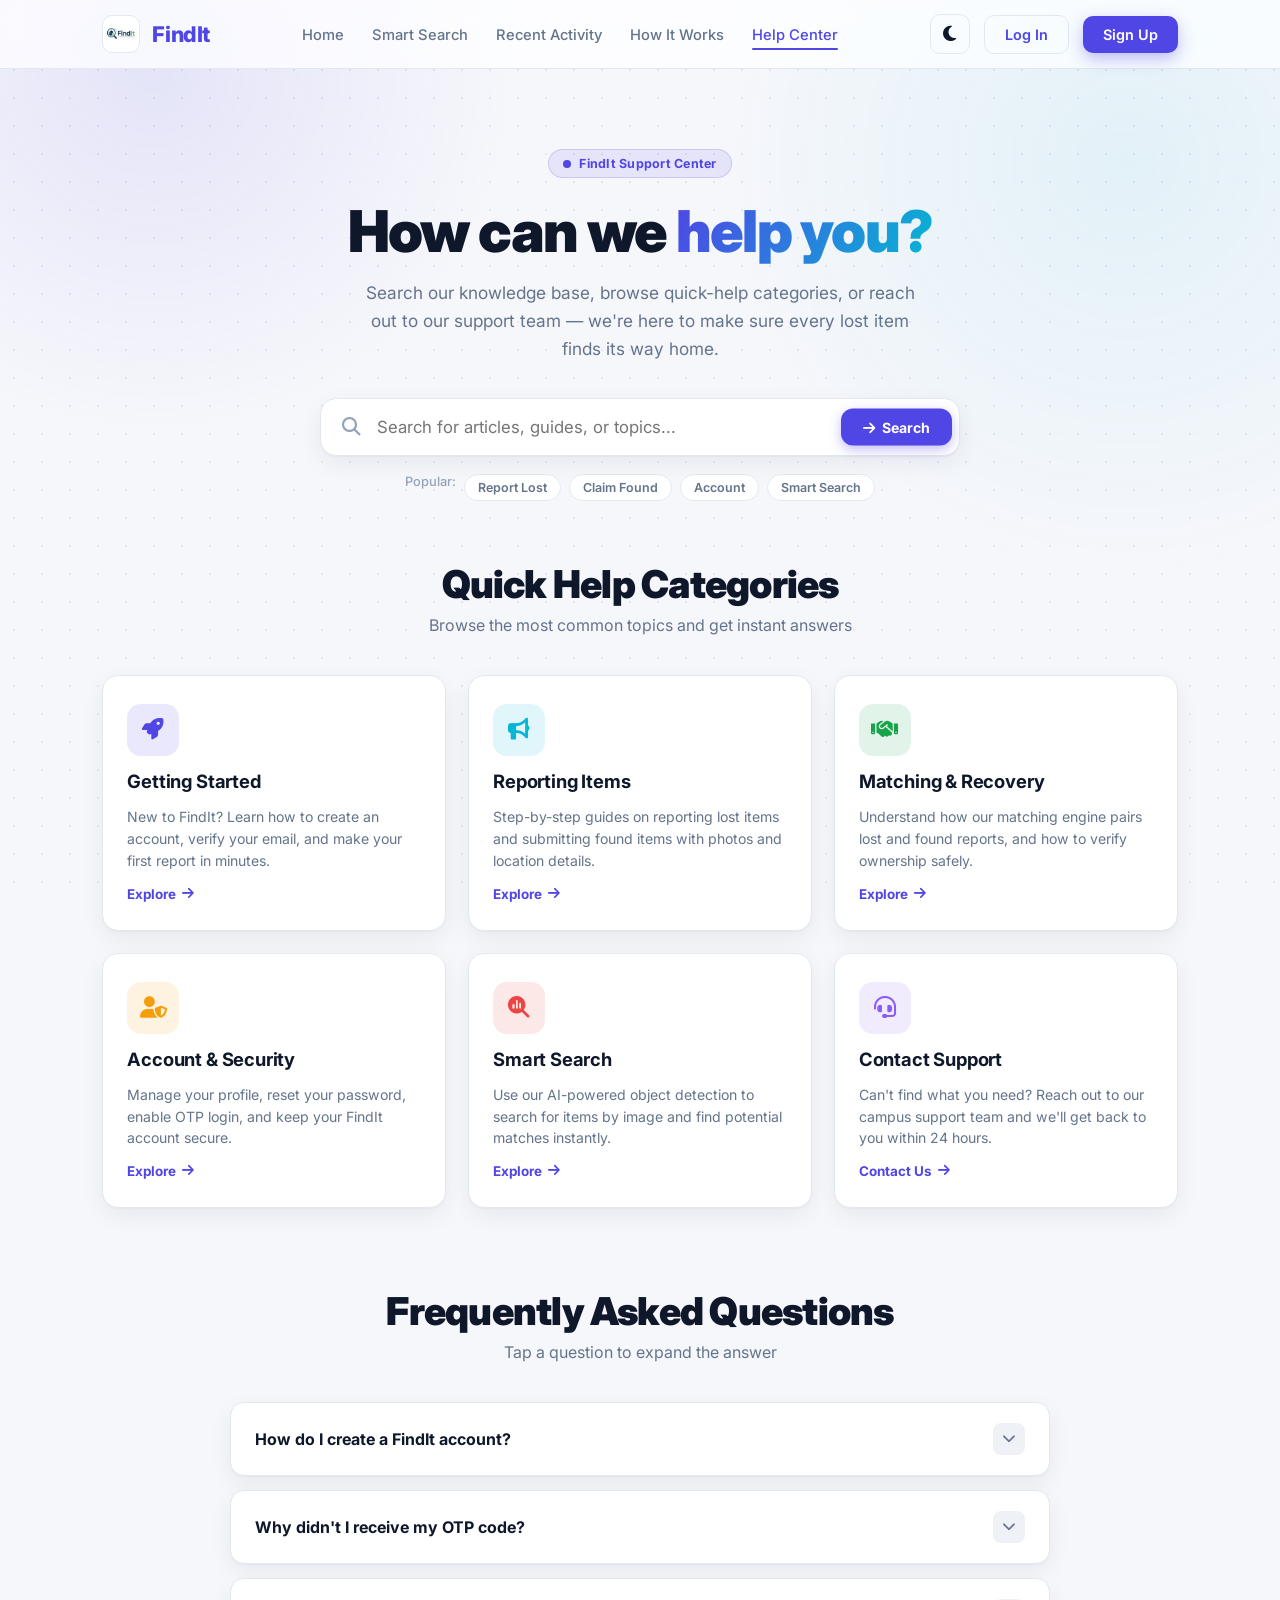
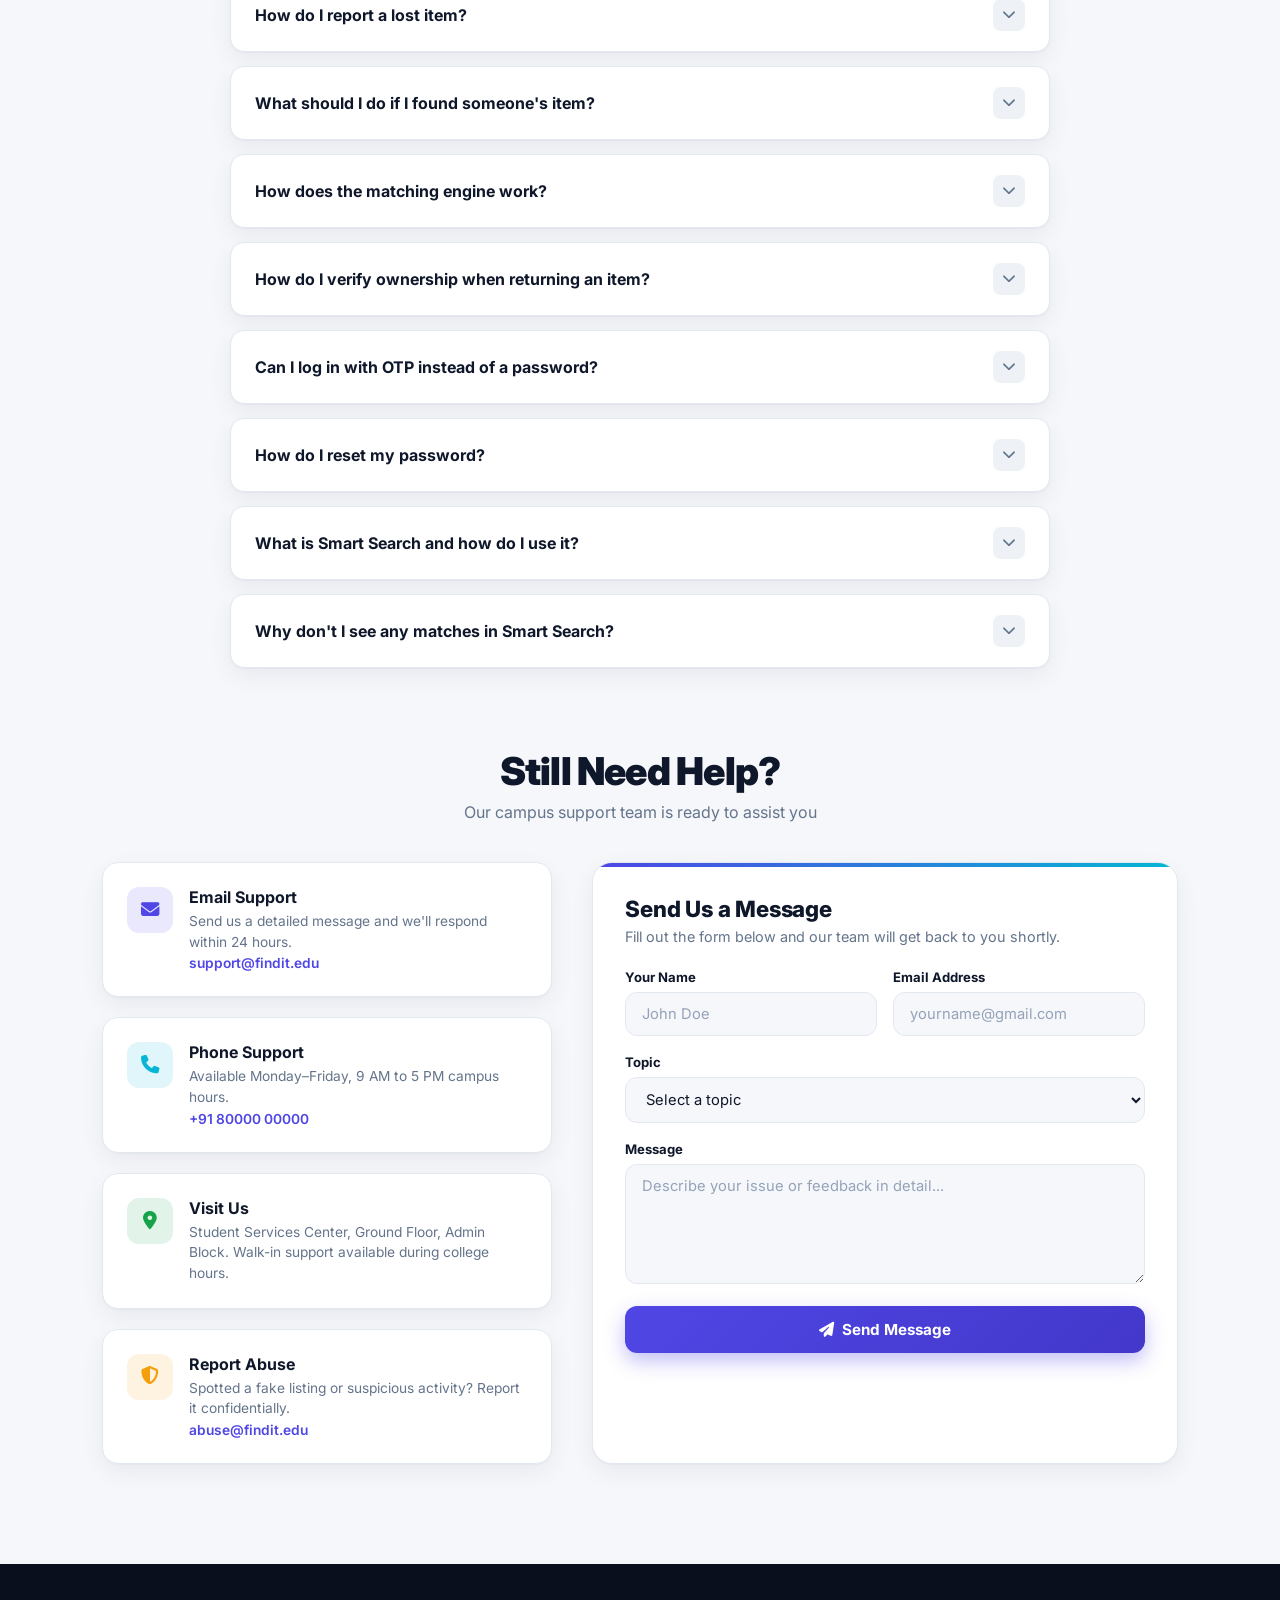
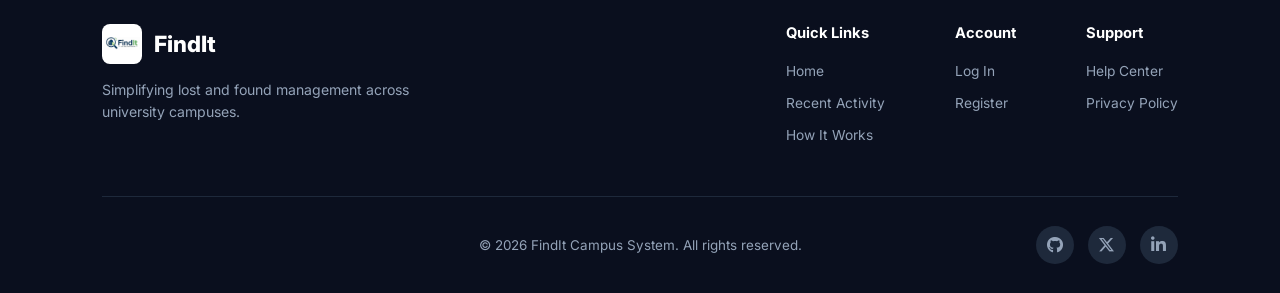
<file: pages/help-center.html>
<!DOCTYPE html>
<html lang="en">
<head>
    <meta charset="UTF-8">
    <meta name="viewport" content="width=device-width, initial-scale=1.0">
    <title>FindIt — Help Center</title>

    <link rel="icon" type="image/jpeg" href="../images/findit.jpeg">
    <link rel="stylesheet" href="https://cdnjs.cloudflare.com/ajax/libs/font-awesome/6.5.1/css/all.min.css">
    <link rel="preconnect" href="https://fonts.googleapis.com">
    <link rel="preconnect" href="https://fonts.gstatic.com" crossorigin>
    <link href="https://fonts.googleapis.com/css2?family=Inter:wght@400;500;600;700;800;900&display=swap" rel="stylesheet">

    <style>
        /* ==========================================================================
           THEME TOKENS — matches landing page exactly
           ========================================================================== */
        :root {
            --primary: #4f46e5;
            --primary-hover: #4338ca;
            --primary-glow: rgba(79, 70, 229, 0.35);
            --accent: #06b6d4;
            --success: #16a34a;
            --warning: #f59e0b;
            --danger: #ef4444;
            --bg-body: #f6f7fb;
            --bg-nav: rgba(255, 255, 255, 0.72);
            --bg-card: #ffffff;
            --bg-elevated: #ffffff;
            --text-main: #0f172a;
            --text-muted: #64748b;
            --text-soft: #94a3b8;
            --border-color: #e2e8f0;
            --border-soft: #eef2f7;
            --footer-bg: #0a0f1e;
            --footer-text: #94a3b8;
            --card-shadow: 0 1px 2px rgba(15, 23, 42, 0.04), 0 8px 24px rgba(15, 23, 42, 0.06);
            --card-hover-shadow: 0 4px 8px rgba(79, 70, 229, 0.08), 0 24px 48px rgba(79, 70, 229, 0.18);
            --dot-color: rgba(79, 70, 229, 0.10);
            --grid-line: rgba(15, 23, 42, 0.04);
        }

        [data-theme="dark"] {
            --bg-body: #0a0f1e;
            --bg-nav: rgba(15, 23, 42, 0.72);
            --bg-card: #131a2e;
            --bg-elevated: #1a2238;
            --text-main: #f8fafc;
            --text-muted: #94a3b8;
            --text-soft: #64748b;
            --border-color: #243049;
            --border-soft: #1e293f;
            --card-shadow: 0 1px 2px rgba(0,0,0,0.3), 0 12px 32px rgba(0,0,0,0.4);
            --card-hover-shadow: 0 4px 8px rgba(79, 70, 229, 0.15), 0 24px 56px rgba(79, 70, 229, 0.28);
            --dot-color: rgba(129, 140, 248, 0.14);
            --grid-line: rgba(255, 255, 255, 0.04);
        }

        * {
            margin: 0;
            padding: 0;
            box-sizing: border-box;
            font-family: 'Inter', -apple-system, BlinkMacSystemFont, 'Segoe UI', Roboto, sans-serif;
        }

        html { scroll-behavior: smooth; }

        body {
            background-color: var(--bg-body);
            color: var(--text-main);
            min-height: 100vh;
            display: flex;
            flex-direction: column;
            overflow-x: hidden;
            transition: background-color 0.4s ease, color 0.4s ease;
        }

        /* ==========================================================================
           AMBIENT BACKGROUND — DOT GRID + GLOW
           ========================================================================== */
        .ambient-bg {
            position: fixed;
            inset: 0;
            z-index: -2;
            background-image:
                radial-gradient(circle at center, var(--dot-color) 1px, transparent 1.5px);
            background-size: 28px 28px;
            background-position: 0 0;
            pointer-events: none;
        }
        .ambient-glow {
            position: fixed;
            inset: 0;
            z-index: -1;
            pointer-events: none;
            background:
                radial-gradient(600px circle at 12% 8%, rgba(79, 70, 229, 0.10), transparent 60%),
                radial-gradient(700px circle at 88% 18%, rgba(6, 182, 212, 0.08), transparent 60%);
        }
        [data-theme="dark"] .ambient-glow {
            background:
                radial-gradient(700px circle at 12% 8%, rgba(79, 70, 229, 0.22), transparent 60%),
                radial-gradient(800px circle at 88% 18%, rgba(6, 182, 212, 0.14), transparent 60%);
        }

        /* ==========================================================================
           NAVBAR — identical to landing page
           ========================================================================== */
        .navbar {
            display: flex;
            justify-content: space-between;
            align-items: center;
            padding: 14px 8%;
            background-color: var(--bg-nav);
            backdrop-filter: saturate(180%) blur(14px);
            -webkit-backdrop-filter: saturate(180%) blur(14px);
            border-bottom: 1px solid var(--border-color);
            position: sticky;
            top: 0;
            z-index: 100;
        }

        .navbar-brand {
            display: flex;
            align-items: center;
            gap: 12px;
            text-decoration: none;
            font-size: 1.35rem;
            font-weight: 800;
            color: var(--primary);
            letter-spacing: -0.02em;
        }

        .navbar-brand img {
            width: 38px;
            height: 38px;
            border-radius: 10px;
            object-fit: contain;
            background-color: #ffffff;
            padding: 2px;
            border: 1px solid var(--border-color);
            transition: transform 0.4s cubic-bezier(0.34, 1.56, 0.64, 1);
        }
        .navbar-brand:hover img { transform: rotate(-8deg) scale(1.08); }

        .navbar-nav {
            display: flex;
            align-items: center;
            gap: 28px;
            list-style: none;
        }
        .navbar-nav a {
            text-decoration: none;
            color: var(--text-muted);
            font-weight: 500;
            font-size: 0.92rem;
            position: relative;
            transition: color 0.2s ease;
        }
        .navbar-nav a::after {
            content: '';
            position: absolute;
            width: 0%;
            height: 2px;
            bottom: -6px;
            left: 0;
            background-color: var(--primary);
            border-radius: 2px;
            transition: width 0.3s ease;
        }
        .navbar-nav a:hover { color: var(--primary); }
        .navbar-nav a:hover::after { width: 100%; }
        .navbar-nav a.active { color: var(--primary); }
        .navbar-nav a.active::after { width: 100%; }

        .nav-actions {
            display: flex;
            align-items: center;
            gap: 14px;
        }

        .btn {
            padding: 10px 20px;
            border-radius: 10px;
            font-weight: 600;
            font-size: 0.9rem;
            text-decoration: none;
            cursor: pointer;
            display: inline-flex;
            align-items: center;
            gap: 8px;
            border: none;
            position: relative;
            overflow: hidden;
            transition: transform 0.2s ease, box-shadow 0.2s ease, background-color 0.2s ease, border-color 0.2s ease;
        }
        .btn-outline {
            border: 1px solid var(--border-color);
            color: var(--primary);
            background: transparent;
        }
        .btn-outline:hover {
            border-color: var(--primary);
            background-color: rgba(79, 70, 229, 0.08);
            transform: translateY(-2px);
        }
        .btn-primary {
            background-color: var(--primary);
            color: #ffffff;
            box-shadow: 0 6px 16px var(--primary-glow);
        }
        .btn-primary:hover {
            background-color: var(--primary-hover);
            transform: translateY(-2px);
            box-shadow: 0 10px 24px var(--primary-glow);
        }
        .btn .ripple {
            position: absolute;
            border-radius: 50%;
            transform: scale(0);
            background: rgba(255, 255, 255, 0.5);
            animation: ripple 0.6s linear;
            pointer-events: none;
        }
        @keyframes ripple { to { transform: scale(4); opacity: 0; } }

        .btn-theme-toggle {
            background: none;
            border: 1px solid var(--border-color);
            font-size: 1.1rem;
            cursor: pointer;
            color: var(--text-main);
            padding: 9px;
            border-radius: 10px;
            display: flex;
            align-items: center;
            justify-content: center;
            width: 40px;
            height: 40px;
            transition: all 0.3s ease;
        }
        .btn-theme-toggle:hover {
            border-color: var(--primary);
            color: var(--primary);
            transform: rotate(20deg) scale(1.05);
        }

        /* ==========================================================================
           HERO — Help Center
           ========================================================================== */
        .help-hero {
            position: relative;
            text-align: center;
            padding: 80px 8% 60px;
            max-width: 1320px;
            margin: 0 auto;
            width: 100%;
        }

        .hero-eyebrow {
            display: inline-flex;
            align-items: center;
            gap: 8px;
            padding: 6px 14px;
            border-radius: 999px;
            background: rgba(79, 70, 229, 0.10);
            color: var(--primary);
            font-size: 0.78rem;
            font-weight: 700;
            letter-spacing: 0.02em;
            margin-bottom: 22px;
            border: 1px solid rgba(79, 70, 229, 0.18);
        }
        .hero-eyebrow .pulse-dot {
            width: 8px;
            height: 8px;
            border-radius: 50%;
            background: var(--primary);
            box-shadow: 0 0 0 0 var(--primary-glow);
            animation: pulse 2s infinite;
        }
        @keyframes pulse {
            0% { box-shadow: 0 0 0 0 rgba(79, 70, 229, 0.5); }
            70% { box-shadow: 0 0 0 10px rgba(79, 70, 229, 0); }
            100% { box-shadow: 0 0 0 0 rgba(79, 70, 229, 0); }
        }

        .help-hero h1 {
            font-size: clamp(2.4rem, 5vw, 3.6rem);
            font-weight: 900;
            line-height: 1.1;
            letter-spacing: -0.03em;
            color: var(--text-main);
            margin-bottom: 16px;
        }
        .help-hero h1 .accent {
            background: linear-gradient(120deg, var(--primary), var(--accent));
            -webkit-background-clip: text;
            background-clip: text;
            -webkit-text-fill-color: transparent;
        }
        .help-hero > p {
            color: var(--text-muted);
            font-size: 1.08rem;
            line-height: 1.6;
            max-width: 560px;
            margin: 0 auto 36px;
        }

        /* Large search bar */
        .help-search {
            position: relative;
            max-width: 640px;
            margin: 0 auto;
        }
        .help-search .search-wrap {
            position: relative;
            display: flex;
            align-items: center;
        }
        .help-search .search-wrap > i {
            position: absolute;
            left: 22px;
            color: var(--text-soft);
            font-size: 1.15rem;
            pointer-events: none;
            transition: color 0.2s;
        }
        .help-search input {
            width: 100%;
            padding: 18px 60px 18px 56px;
            border-radius: 16px;
            border: 1.5px solid var(--border-color);
            background: var(--bg-card);
            color: var(--text-main);
            font-size: 1.05rem;
            outline: none;
            transition: all 0.3s ease;
            box-shadow: var(--card-shadow);
        }
        .help-search input:focus {
            border-color: var(--primary);
            box-shadow: 0 0 0 4px rgba(79, 70, 229, 0.12), var(--card-shadow);
        }
        .help-search input:focus + i { color: var(--primary); }
        .help-search .search-btn {
            position: absolute;
            right: 8px;
            top: 50%;
            transform: translateY(-50%);
            padding: 10px 22px;
            border-radius: 12px;
            border: none;
            background: var(--primary);
            color: #fff;
            font-weight: 700;
            font-size: 0.88rem;
            cursor: pointer;
            display: flex;
            align-items: center;
            gap: 7px;
            box-shadow: 0 4px 12px var(--primary-glow);
            transition: all 0.2s ease;
        }
        .help-search .search-btn:hover {
            background: var(--primary-hover);
            transform: translateY(-50%) scale(1.04);
        }

        .search-suggestions {
            display: flex;
            gap: 8px;
            justify-content: center;
            flex-wrap: wrap;
            margin-top: 18px;
        }
        .search-suggestions span {
            font-size: 0.8rem;
            color: var(--text-soft);
            font-weight: 500;
        }
        .search-suggestions button {
            padding: 5px 13px;
            border-radius: 999px;
            border: 1px solid var(--border-color);
            background: var(--bg-card);
            color: var(--text-muted);
            font-size: 0.78rem;
            font-weight: 600;
            cursor: pointer;
            transition: all 0.2s ease;
        }
        .search-suggestions button:hover {
            border-color: var(--primary);
            color: var(--primary);
            transform: translateY(-1px);
        }

        /* ==========================================================================
           CATEGORY CARDS
           ========================================================================== */
        .section-wrapper {
            max-width: 1320px;
            margin: 0 auto;
            padding: 0 8%;
            width: 100%;
        }

        .section-header {
            text-align: center;
            margin-bottom: 40px;
        }
        .section-header h2 {
            font-size: clamp(1.8rem, 3.5vw, 2.4rem);
            font-weight: 900;
            letter-spacing: -0.02em;
            color: var(--text-main);
            margin-bottom: 8px;
        }
        .section-header p {
            color: var(--text-muted);
            font-size: 1rem;
        }

        .category-grid {
            display: grid;
            grid-template-columns: repeat(auto-fill, minmax(300px, 1fr));
            gap: 22px;
            padding-bottom: 80px;
        }

        .category-card {
            background: var(--bg-card);
            border: 1px solid var(--border-color);
            border-radius: 16px;
            padding: 28px 24px;
            display: flex;
            flex-direction: column;
            align-items: flex-start;
            gap: 14px;
            box-shadow: var(--card-shadow);
            position: relative;
            overflow: hidden;
            opacity: 0;
            transform: translateY(24px);
            cursor: pointer;
            text-decoration: none;
            color: inherit;
            transition: transform 0.4s cubic-bezier(0.16, 1, 0.3, 1),
                        box-shadow 0.4s ease,
                        border-color 0.3s ease,
                        opacity 0.5s ease;
        }
        .category-card.reveal {
            opacity: 1;
            transform: translateY(0);
        }
        .category-card::after {
            content: '';
            position: absolute;
            top: 0; left: 0;
            width: 100%;
            height: 100%;
            background: radial-gradient(400px circle at var(--mx, 50%) var(--my, 50%), rgba(79, 70, 229, 0.08), transparent 40%);
            opacity: 0;
            transition: opacity 0.3s ease;
            pointer-events: none;
        }
        .category-card:hover {
            transform: translateY(-8px);
            box-shadow: var(--card-hover-shadow);
            border-color: var(--primary);
        }
        .category-card:hover::after { opacity: 1; }

        .category-icon {
            width: 52px;
            height: 52px;
            border-radius: 14px;
            display: flex;
            align-items: center;
            justify-content: center;
            font-size: 1.35rem;
            flex-shrink: 0;
        }
        .cat-1 { background: rgba(79, 70, 229, 0.12); color: var(--primary); }
        .cat-2 { background: rgba(6, 182, 212, 0.12); color: var(--accent); }
        .cat-3 { background: rgba(22, 163, 74, 0.12); color: var(--success); }
        .cat-4 { background: rgba(245, 158, 11, 0.12); color: var(--warning); }
        .cat-5 { background: rgba(239, 68, 68, 0.12); color: var(--danger); }
        .cat-6 { background: rgba(139, 92, 246, 0.12); color: #8b5cf6; }

        .category-card h3 {
            font-size: 1.15rem;
            font-weight: 700;
            color: var(--text-main);
            letter-spacing: -0.01em;
        }
        .category-card p {
            font-size: 0.88rem;
            color: var(--text-muted);
            line-height: 1.55;
        }
        .category-card .arrow-link {
            display: inline-flex;
            align-items: center;
            gap: 6px;
            font-size: 0.84rem;
            font-weight: 700;
            color: var(--primary);
            margin-top: auto;
            transition: gap 0.2s ease;
        }
        .category-card:hover .arrow-link { gap: 10px; }

        /* ==========================================================================
           FAQ ACCORDION
           ========================================================================== */
        .faq-section {
            padding-bottom: 80px;
        }

        .faq-list {
            max-width: 820px;
            margin: 0 auto;
            display: flex;
            flex-direction: column;
            gap: 14px;
        }

        .faq-item {
            background: var(--bg-card);
            border: 1px solid var(--border-color);
            border-radius: 14px;
            overflow: hidden;
            box-shadow: var(--card-shadow);
            opacity: 0;
            transform: translateY(20px);
            transition: transform 0.4s cubic-bezier(0.16, 1, 0.3, 1),
                        box-shadow 0.3s ease,
                        border-color 0.3s ease,
                        opacity 0.5s ease;
        }
        .faq-item.reveal {
            opacity: 1;
            transform: translateY(0);
        }
        .faq-item:hover {
            border-color: var(--primary);
            box-shadow: var(--card-hover-shadow);
        }
        .faq-item.open {
            border-color: var(--primary);
            box-shadow: 0 4px 8px rgba(79, 70, 229, 0.08), 0 24px 48px rgba(79, 70, 229, 0.18);
        }

        .faq-question {
            display: flex;
            align-items: center;
            justify-content: space-between;
            padding: 20px 24px;
            cursor: pointer;
            font-size: 1rem;
            font-weight: 700;
            color: var(--text-main);
            user-select: none;
            transition: color 0.2s ease;
        }
        .faq-question:hover { color: var(--primary); }
        .faq-question .chevron {
            width: 32px;
            height: 32px;
            border-radius: 8px;
            background: var(--border-soft);
            display: flex;
            align-items: center;
            justify-content: center;
            font-size: 0.85rem;
            color: var(--text-muted);
            flex-shrink: 0;
            transition: all 0.3s ease;
        }
        .faq-item.open .faq-question .chevron {
            background: var(--primary);
            color: #fff;
            transform: rotate(180deg);
        }

        .faq-answer {
            max-height: 0;
            overflow: hidden;
            transition: max-height 0.4s cubic-bezier(0.16, 1, 0.3, 1), padding 0.3s ease;
            padding: 0 24px;
        }
        .faq-item.open .faq-answer {
            max-height: 320px;
            padding: 0 24px 20px;
        }
        .faq-answer p {
            font-size: 0.92rem;
            color: var(--text-muted);
            line-height: 1.65;
        }

        /* ==========================================================================
           STILL NEED HELP + CONTACT FORM
           ========================================================================== */
        .contact-section {
            padding-bottom: 100px;
        }

        .contact-grid {
            display: grid;
            grid-template-columns: 1fr 1.3fr;
            gap: 40px;
            max-width: 1100px;
            margin: 0 auto;
        }

        .contact-info {
            display: flex;
            flex-direction: column;
            gap: 20px;
        }

        .contact-info-card {
            background: var(--bg-card);
            border: 1px solid var(--border-color);
            border-radius: 16px;
            padding: 24px;
            box-shadow: var(--card-shadow);
            display: flex;
            align-items: flex-start;
            gap: 16px;
            transition: transform 0.3s ease, box-shadow 0.3s ease, border-color 0.3s ease;
            opacity: 0;
            transform: translateY(20px);
        }
        .contact-info-card.reveal {
            opacity: 1;
            transform: translateY(0);
        }
        .contact-info-card:hover {
            transform: translateY(-4px);
            border-color: var(--primary);
            box-shadow: var(--card-hover-shadow);
        }
        .contact-info-card .ico {
            width: 46px;
            height: 46px;
            border-radius: 12px;
            display: flex;
            align-items: center;
            justify-content: center;
            font-size: 1.15rem;
            flex-shrink: 0;
        }
        .contact-info-card h4 {
            font-size: 1rem;
            font-weight: 700;
            color: var(--text-main);
            margin-bottom: 4px;
        }
        .contact-info-card p {
            font-size: 0.86rem;
            color: var(--text-muted);
            line-height: 1.5;
        }
        .contact-info-card a {
            font-size: 0.86rem;
            font-weight: 600;
            color: var(--primary);
            text-decoration: none;
        }
        .contact-info-card a:hover { text-decoration: underline; }

        /* Contact form */
        .contact-form-card {
            background: var(--bg-card);
            border: 1px solid var(--border-color);
            border-radius: 20px;
            padding: 32px;
            box-shadow: var(--card-shadow);
            position: relative;
            overflow: hidden;
            opacity: 0;
            transform: translateY(24px);
            transition: opacity 0.5s ease, transform 0.5s cubic-bezier(0.16, 1, 0.3, 1);
        }
        .contact-form-card.reveal {
            opacity: 1;
            transform: translateY(0);
        }
        .contact-form-card::before {
            content: '';
            position: absolute;
            top: 0; left: 0; right: 0;
            height: 4px;
            background: linear-gradient(90deg, var(--primary), var(--accent));
        }

        .contact-form-card h3 {
            font-size: 1.4rem;
            font-weight: 800;
            color: var(--text-main);
            margin-bottom: 6px;
            letter-spacing: -0.01em;
        }
        .contact-form-card > p {
            font-size: 0.9rem;
            color: var(--text-muted);
            margin-bottom: 24px;
        }

        .form-group {
            margin-bottom: 18px;
        }
        .form-group label {
            display: block;
            font-size: 0.82rem;
            font-weight: 700;
            color: var(--text-main);
            margin-bottom: 7px;
        }
        .form-input {
            width: 100%;
            padding: 12px 16px;
            border-radius: 12px;
            border: 1.5px solid var(--border-color);
            background: var(--bg-body);
            color: var(--text-main);
            font-size: 0.92rem;
            outline: none;
            transition: all 0.2s ease;
            font-family: inherit;
        }
        .form-input:focus {
            border-color: var(--primary);
            background: var(--bg-card);
            box-shadow: 0 0 0 4px rgba(79, 70, 229, 0.1);
        }
        .form-input::placeholder { color: var(--text-soft); }
        textarea.form-input {
            resize: vertical;
            min-height: 120px;
        }
        select.form-input {
            cursor: pointer;
        }
        select.form-input option {
            background: var(--bg-card);
            color: var(--text-main);
        }

        .form-row {
            display: grid;
            grid-template-columns: 1fr 1fr;
            gap: 16px;
        }

        .btn-submit {
            width: 100%;
            padding: 14px;
            border-radius: 12px;
            border: none;
            background: linear-gradient(135deg, var(--primary), var(--primary-hover));
            color: #fff;
            font-weight: 700;
            font-size: 0.95rem;
            cursor: pointer;
            display: flex;
            align-items: center;
            justify-content: center;
            gap: 8px;
            box-shadow: 0 8px 20px var(--primary-glow);
            transition: transform 0.2s ease, box-shadow 0.2s ease;
        }
        .btn-submit:hover {
            transform: translateY(-2px);
            box-shadow: 0 12px 28px var(--primary-glow);
        }
        .btn-submit:disabled {
            opacity: 0.6;
            cursor: not-allowed;
            transform: none;
        }

        .spinner {
            display: inline-block;
            width: 16px;
            height: 16px;
            border: 2px solid rgba(255,255,255,0.3);
            border-top-color: #fff;
            border-radius: 50%;
            animation: spin 0.6s linear infinite;
        }
        @keyframes spin { to { transform: rotate(360deg); } }

        /* ==========================================================================
           TOAST
           ========================================================================== */
        .toast-stack {
            position: fixed;
            top: 80px;
            right: 24px;
            z-index: 200;
            display: flex;
            flex-direction: column;
            gap: 10px;
            max-width: 340px;
        }
        .toast {
            display: flex;
            align-items: center;
            gap: 12px;
            padding: 14px 16px;
            background: var(--bg-card);
            border: 1px solid var(--border-color);
            border-radius: 14px;
            box-shadow: 0 12px 32px rgba(15, 23, 42, 0.16);
            animation: toastIn 0.45s cubic-bezier(0.16, 1, 0.3, 1);
            overflow: hidden;
            position: relative;
        }
        .toast.out { animation: toastOut 0.4s forwards; }
        @keyframes toastIn {
            from { opacity: 0; transform: translateX(120%); }
            to { opacity: 1; transform: translateX(0); }
        }
        @keyframes toastOut {
            to { opacity: 0; transform: translateX(120%); }
        }
        .toast .ico {
            width: 36px;
            height: 36px;
            border-radius: 10px;
            display: flex;
            align-items: center;
            justify-content: center;
            flex-shrink: 0;
            font-size: 0.95rem;
        }
        .toast .ico.success { background: rgba(22, 163, 74, 0.14); color: var(--success); }
        .toast .ico.error { background: rgba(239, 68, 68, 0.14); color: var(--danger); }
        .toast .ico.info { background: rgba(79, 70, 229, 0.14); color: var(--primary); }
        .toast .body { flex: 1; min-width: 0; }
        .toast .body .t { font-weight: 700; font-size: 0.85rem; color: var(--text-main); }
        .toast .body .s { font-size: 0.74rem; color: var(--text-muted); margin-top: 2px; }

        /* ==========================================================================
           FOOTER — identical to landing page
           ========================================================================== */
        .site-footer {
            background-color: var(--footer-bg);
            color: #ffffff;
            padding: 60px 8% 30px;
            margin-top: auto;
        }
        .footer-main {
            display: flex;
            justify-content: space-between;
            max-width: 1320px;
            margin: 0 auto;
            flex-wrap: wrap;
            gap: 40px;
            padding-bottom: 40px;
            border-bottom: 1px solid #1e293b;
        }
        .footer-left { max-width: 320px; }
        .footer-logo {
            font-size: 1.4rem;
            font-weight: 800;
            color: #ffffff;
            text-decoration: none;
            display: flex;
            align-items: center;
            gap: 12px;
            margin-bottom: 15px;
        }
        .footer-logo img {
            width: 40px; height: 40px;
            border-radius: 8px;
            object-fit: contain;
            background-color: #ffffff;
            padding: 2px;
        }
        .footer-tagline { color: var(--footer-text); font-size: 0.88rem; line-height: 1.6; }
        .footer-columns { display: flex; gap: 70px; flex-wrap: wrap; }
        .footer-col h4 { font-size: 0.92rem; font-weight: 700; color: #fff; margin-bottom: 18px; }
        .footer-col ul { list-style: none; }
        .footer-col ul li { margin-bottom: 12px; }
        .footer-col ul li a { color: var(--footer-text); text-decoration: none; font-size: 0.86rem; transition: color 0.2s, padding-left 0.2s; }
        .footer-col ul li a:hover { color: #fff; padding-left: 5px; }
        .footer-bottom {
            max-width: 1320px;
            margin: 30px auto 0;
            display: flex;
            align-items: center;
            justify-content: center;
            position: relative;
            padding: 10px 0;
        }
        .copyright-text { font-size: 0.84rem; color: var(--footer-text); text-align: center; }
        .footer-socials { display: flex; gap: 14px; position: absolute; right: 0; }
        .footer-socials a {
            color: var(--footer-text);
            font-size: 1.05rem;
            text-decoration: none;
            width: 38px; height: 38px;
            border-radius: 50%;
            background: #1e293b;
            display: flex; align-items: center; justify-content: center;
            transition: all 0.25s ease;
        }
        .footer-socials a:hover { color: #fff; background: var(--primary); transform: translateY(-3px); }

        /* ==========================================================================
           SCROLL REVEAL HELPER
           ========================================================================== */
        .reveal-up {
            opacity: 0;
            transform: translateY(28px);
            transition: opacity 0.7s ease, transform 0.7s cubic-bezier(0.16, 1, 0.3, 1);
        }
        .reveal-up.in { opacity: 1; transform: translateY(0); }

        /* ==========================================================================
           RESPONSIVE
           ========================================================================== */
        @media (max-width: 960px) {
            .navbar-nav { display: none; }
            .footer-columns { gap: 35px; }
            .footer-bottom { flex-direction: column; gap: 15px; }
            .footer-socials { position: static; }
            .toast-stack { left: 16px; right: 16px; max-width: none; }
            .contact-grid { grid-template-columns: 1fr; gap: 28px; }
            .help-hero { padding: 50px 6% 40px; }
        }
        @media (max-width: 600px) {
            .form-row { grid-template-columns: 1fr; }
            .help-search input { font-size: 0.95rem; padding: 16px 56px 16px 50px; }
            .help-search .search-wrap > i { left: 18px; }
            .help-search .search-btn { padding: 8px 16px; font-size: 0.82rem; }
        }
    </style>
</head>
<body>

    <div class="ambient-bg"></div>
    <div class="ambient-glow"></div>

    <!-- ===================== NAVBAR ===================== -->
    <header class="navbar">
        <a href="../index.html" class="navbar-brand">
            <img src="../images/findit.jpeg" alt="FindIt Logo">
            <span>FindIt</span>
        </a>

        <ul class="navbar-nav">
            <li><a href="../index.html">Home</a></li>
            <li><a href="SmartSearch.html">Smart Search</a></li>
            <li><a href="../index.html#recent">Recent Activity</a></li>
            <li><a href="../index.html#how">How It Works</a></li>
            <li><a href="help-center.html" class="active">Help Center</a></li>
        </ul>

        <div class="nav-actions" id="navActions">
            <button onclick="toggleTheme()" class="btn-theme-toggle" id="themeToggleBtn" title="Toggle Light/Dark Theme">
                <i id="themeToggleIcon" class="fa-solid fa-moon"></i>
            </button>
            <a href="Login.html" class="btn btn-outline" id="btnLogin">Log In</a>
            <a href="Register.html" class="btn btn-primary" id="btnSignup">Sign Up</a>
        </div>
    </header>

    <!-- ===================== HERO ===================== -->
    <section class="help-hero">
        <span class="hero-eyebrow"><span class="pulse-dot"></span> FindIt Support Center</span>
        <h1>How can we <span class="accent">help you?</span></h1>
        <p>Search our knowledge base, browse quick-help categories, or reach out to our support team — we're here to make sure every lost item finds its way home.</p>

        <div class="help-search">
            <div class="search-wrap">
                <input type="text" id="helpSearchInput" placeholder="Search for articles, guides, or topics..." onkeydown="if(event.key==='Enter')performHelpSearch()">
                <i class="fa-solid fa-magnifying-glass"></i>
                <button class="search-btn" onclick="performHelpSearch()"><i class="fa-solid fa-arrow-right"></i> Search</button>
            </div>
            <div class="search-suggestions">
                <span>Popular:</span>
                <button onclick="quickSearch('report lost item')">Report Lost</button>
                <button onclick="quickSearch('claim found item')">Claim Found</button>
                <button onclick="quickSearch('account')">Account</button>
                <button onclick="quickSearch('smart search')">Smart Search</button>
            </div>
        </div>
    </section>

    <!-- ===================== CATEGORY CARDS ===================== -->
    <section class="section-wrapper">
        <div class="section-header reveal-up">
            <h2>Quick Help Categories</h2>
            <p>Browse the most common topics and get instant answers</p>
        </div>

        <div class="category-grid" id="categoryGrid">
            <a href="#faq" class="category-card" onclick="filterFAQ('getting-started')">
                <div class="category-icon cat-1"><i class="fa-solid fa-rocket"></i></div>
                <h3>Getting Started</h3>
                <p>New to FindIt? Learn how to create an account, verify your email, and make your first report in minutes.</p>
                <span class="arrow-link">Explore <i class="fa-solid fa-arrow-right"></i></span>
            </a>

            <a href="#faq" class="category-card" onclick="filterFAQ('reporting')">
                <div class="category-icon cat-2"><i class="fa-solid fa-bullhorn"></i></div>
                <h3>Reporting Items</h3>
                <p>Step-by-step guides on reporting lost items and submitting found items with photos and location details.</p>
                <span class="arrow-link">Explore <i class="fa-solid fa-arrow-right"></i></span>
            </a>

            <a href="#faq" class="category-card" onclick="filterFAQ('matching')">
                <div class="category-icon cat-3"><i class="fa-solid fa-handshake"></i></div>
                <h3>Matching &amp; Recovery</h3>
                <p>Understand how our matching engine pairs lost and found reports, and how to verify ownership safely.</p>
                <span class="arrow-link">Explore <i class="fa-solid fa-arrow-right"></i></span>
            </a>

            <a href="#faq" class="category-card" onclick="filterFAQ('account')">
                <div class="category-icon cat-4"><i class="fa-solid fa-user-shield"></i></div>
                <h3>Account &amp; Security</h3>
                <p>Manage your profile, reset your password, enable OTP login, and keep your FindIt account secure.</p>
                <span class="arrow-link">Explore <i class="fa-solid fa-arrow-right"></i></span>
            </a>

            <a href="#faq" class="category-card" onclick="filterFAQ('smart-search')">
                <div class="category-icon cat-5"><i class="fa-solid fa-magnifying-glass-chart"></i></div>
                <h3>Smart Search</h3>
                <p>Use our AI-powered object detection to search for items by image and find potential matches instantly.</p>
                <span class="arrow-link">Explore <i class="fa-solid fa-arrow-right"></i></span>
            </a>

            <a href="#contact" class="category-card">
                <div class="category-icon cat-6"><i class="fa-solid fa-headset"></i></div>
                <h3>Contact Support</h3>
                <p>Can't find what you need? Reach out to our campus support team and we'll get back to you within 24 hours.</p>
                <span class="arrow-link">Contact Us <i class="fa-solid fa-arrow-right"></i></span>
            </a>
        </div>
    </section>

    <!-- ===================== FAQ ACCORDION ===================== -->
    <section class="section-wrapper faq-section" id="faq">
        <div class="section-header reveal-up">
            <h2>Frequently Asked Questions</h2>
            <p>Tap a question to expand the answer</p>
        </div>

        <div class="faq-list" id="faqList">
            <div class="faq-item" data-category="getting-started">
                <div class="faq-question" onclick="toggleFAQ(this)">
                    <span>How do I create a FindIt account?</span>
                    <div class="chevron"><i class="fa-solid fa-chevron-down"></i></div>
                </div>
                <div class="faq-answer">
                    <p>Click "Sign Up" on the homepage or login page. Fill in your full name, role (Student, Faculty, or Admin), department, campus email (@gmail.com), mobile number, and a secure password. After submitting, you'll receive a 6-digit OTP on your email — enter it in the verification modal to complete registration. Your account is created instantly and you're logged in automatically.</p>
                </div>
            </div>

            <div class="faq-item" data-category="getting-started">
                <div class="faq-question" onclick="toggleFAQ(this)">
                    <span>Why didn't I receive my OTP code?</span>
                    <div class="chevron"><i class="fa-solid fa-chevron-down"></i></div>
                </div>
                <div class="faq-answer">
                    <p>OTP codes are displayed directly on-screen for demo purposes (look for the highlighted code in the hint box). In a production environment, the code would be sent to your registered email. If you don't see the hint, make sure you entered a valid @gmail.com address. You can also click "Resend OTP" after the 60-second timer expires to generate a new code.</p>
                </div>
            </div>

            <div class="faq-item" data-category="reporting">
                <div class="faq-question" onclick="toggleFAQ(this)">
                    <span>How do I report a lost item?</span>
                    <div class="chevron"><i class="fa-solid fa-chevron-down"></i></div>
                </div>
                <div class="faq-answer">
                    <p>Navigate to "Report Lost Item" from the homepage or the floating action button. Fill in the item name, category, last-seen location, date lost, your contact number, and a description with identifying details. You can also drag-and-drop or click to upload a photo. Click "Publish Lost Item Report" and your listing goes live instantly across the campus network.</p>
                </div>
            </div>

            <div class="faq-item" data-category="reporting">
                <div class="faq-question" onclick="toggleFAQ(this)">
                    <span>What should I do if I found someone's item?</span>
                    <div class="chevron"><i class="fa-solid fa-chevron-down"></i></div>
                </div>
                <div class="faq-answer">
                    <p>Go to "Report Found Item" and fill out the form with the item details, where you found it, and your contact information. Upload a photo if possible. Once published, the item appears in the Found Items Gallery on the same page and on the homepage activity feed. The matching engine will automatically compare it against existing lost reports and notify the owner if there's a potential match.</p>
                </div>
            </div>

            <div class="faq-item" data-category="matching">
                <div class="faq-question" onclick="toggleFAQ(this)">
                    <span>How does the matching engine work?</span>
                    <div class="chevron"><i class="fa-solid fa-chevron-down"></i></div>
                </div>
                <div class="faq-answer">
                    <p>When you report a found item (or use Smart Search), our engine compares it against all active lost reports by category, item name similarity, and location proximity. Each match receives a confidence score. If the score is above 40%, a "Possible Match Found" modal appears showing both items side-by-side with a confidence percentage. You can then view the owner's contact details to arrange a return.</p>
                </div>
            </div>

            <div class="faq-item" data-category="matching">
                <div class="faq-question" onclick="toggleFAQ(this)">
                    <span>How do I verify ownership when returning an item?</span>
                    <div class="chevron"><i class="fa-solid fa-chevron-down"></i></div>
                </div>
                <div class="faq-answer">
                    <p>Always ask the claimer to provide specific identifying details that weren't visible in the public listing — for example, stickers or scratches on a laptop, contents inside a wallet, or the brand of earbuds. Meet in a public campus location during daytime hours. The original report's description field often contains verification clues that only the true owner would know.</p>
                </div>
            </div>

            <div class="faq-item" data-category="account">
                <div class="faq-question" onclick="toggleFAQ(this)">
                    <span>Can I log in with OTP instead of a password?</span>
                    <div class="chevron"><i class="fa-solid fa-chevron-down"></i></div>
                </div>
                <div class="faq-answer">
                    <p>Yes! On the login page, click the "OTP Login" tab. Enter your campus email and click "Send OTP." A 6-digit code will be generated (shown on-screen for the demo). Enter the code within 60 seconds to log in instantly. If the timer expires, click "Resend OTP" to get a new code. OTP login works even if you haven't registered — it creates a guest session.</p>
                </div>
            </div>

            <div class="faq-item" data-category="account">
                <div class="faq-question" onclick="toggleFAQ(this)">
                    <span>How do I reset my password?</span>
                    <div class="chevron"><i class="fa-solid fa-chevron-down"></i></div>
                </div>
                <div class="faq-answer">
                    <p>On the login page, enter your email in the password tab and click "Forgot Password?" — a reset link simulation will appear. In a production environment, this would send a secure reset link to your registered email. If you're an admin, you can use the admin credentials (admin@findit.com / admin123) to access the dashboard and manage reports.</p>
                </div>
            </div>

            <div class="faq-item" data-category="smart-search">
                <div class="faq-question" onclick="toggleFAQ(this)">
                    <span>What is Smart Search and how do I use it?</span>
                    <div class="chevron"><i class="fa-solid fa-chevron-down"></i></div>
                </div>
                <div class="faq-answer">
                    <p>Smart Search is our Google-Images-style object detection page. Type an item name (like "wallet," "laptop," or "keys") or click a quick-tag button. The system displays a grid of matching images from our database. Select an image, then click "Find Matches" to run the matching engine against all lost reports. If a match is found, you'll see a comparison modal with confidence score and owner contact options.</p>
                </div>
            </div>

            <div class="faq-item" data-category="smart-search">
                <div class="faq-question" onclick="toggleFAQ(this)">
                    <span>Why don't I see any matches in Smart Search?</span>
                    <div class="chevron"><i class="fa-solid fa-chevron-down"></i></div>
                </div>
                <div class="faq-answer">
                    <p>Matches depend on existing lost reports in the system. If no one has reported a matching lost item yet, no match will appear. Try reporting a lost item first (from the Report Lost page), then use Smart Search to find it. The matching engine requires at least one lost report with a similar category or name to produce a match.</p>
                </div>
            </div>
        </div>
    </section>

    <!-- ===================== STILL NEED HELP + CONTACT FORM ===================== -->
    <section class="section-wrapper contact-section" id="contact">
        <div class="section-header reveal-up">
            <h2>Still Need Help?</h2>
            <p>Our campus support team is ready to assist you</p>
        </div>

        <div class="contact-grid">
            <!-- Contact info cards -->
            <div class="contact-info">
                <div class="contact-info-card">
                    <div class="ico" style="background: rgba(79, 70, 229, 0.12); color: var(--primary);">
                        <i class="fa-solid fa-envelope"></i>
                    </div>
                    <div>
                        <h4>Email Support</h4>
                        <p>Send us a detailed message and we'll respond within 24 hours.</p>
                        <a href="mailto:support@findit.edu">support@findit.edu</a>
                    </div>
                </div>

                <div class="contact-info-card">
                    <div class="ico" style="background: rgba(6, 182, 212, 0.12); color: var(--accent);">
                        <i class="fa-solid fa-phone"></i>
                    </div>
                    <div>
                        <h4>Phone Support</h4>
                        <p>Available Monday–Friday, 9 AM to 5 PM campus hours.</p>
                        <a href="tel:+918000000000">+91 80000 00000</a>
                    </div>
                </div>

                <div class="contact-info-card">
                    <div class="ico" style="background: rgba(22, 163, 74, 0.12); color: var(--success);">
                        <i class="fa-solid fa-location-dot"></i>
                    </div>
                    <div>
                        <h4>Visit Us</h4>
                        <p>Student Services Center, Ground Floor, Admin Block. Walk-in support available during college hours.</p>
                    </div>
                </div>

                <div class="contact-info-card">
                    <div class="ico" style="background: rgba(245, 158, 11, 0.12); color: var(--warning);">
                        <i class="fa-solid fa-shield-halved"></i>
                    </div>
                    <div>
                        <h4>Report Abuse</h4>
                        <p>Spotted a fake listing or suspicious activity? Report it confidentially.</p>
                        <a href="mailto:abuse@findit.edu">abuse@findit.edu</a>
                    </div>
                </div>
            </div>

            <!-- Contact / Feedback form -->
            <div class="contact-form-card">
                <h3>Send Us a Message</h3>
                <p>Fill out the form below and our team will get back to you shortly.</p>

                <form id="contactForm" onsubmit="handleContactSubmit(event)" autocomplete="off">
                    <div class="form-row">
                        <div class="form-group">
                            <label for="cName">Your Name</label>
                            <input type="text" id="cName" class="form-input" placeholder="John Doe" required>
                        </div>
                        <div class="form-group">
                            <label for="cEmail">Email Address</label>
                            <input type="email" id="cEmail" class="form-input" placeholder="yourname@gmail.com" required>
                        </div>
                    </div>

                    <div class="form-group">
                        <label for="cTopic">Topic</label>
                        <select id="cTopic" class="form-input" required>
                            <option value="" disabled selected>Select a topic</option>
                            <option value="Lost Item Report">Lost Item Report Issue</option>
                            <option value="Found Item Report">Found Item Report Issue</option>
                            <option value="Account Problem">Account or Login Problem</option>
                            <option value="Smart Search">Smart Search Question</option>
                            <option value="Feedback">General Feedback</option>
                            <option value="Bug Report">Bug Report</option>
                            <option value="Other">Other</option>
                        </select>
                    </div>

                    <div class="form-group">
                        <label for="cMessage">Message</label>
                        <textarea id="cMessage" class="form-input" placeholder="Describe your issue or feedback in detail..." required></textarea>
                    </div>

                    <button type="submit" class="btn-submit" id="btnContactSubmit">
                        <i class="fa-solid fa-paper-plane"></i> Send Message
                    </button>
                </form>
            </div>
        </div>
    </section>

    <!-- ===================== FOOTER ===================== -->
    <footer class="site-footer">
        <div class="footer-main">
            <div class="footer-left">
                <a href="../index.html" class="footer-logo">
                    <img src="../images/findit.jpeg" alt="FindIt Logo">
                    <span>FindIt</span>
                </a>
                <p class="footer-tagline">Simplifying lost and found management across university campuses.</p>
            </div>
            <div class="footer-columns">
                <div class="footer-col">
                    <h4>Quick Links</h4>
                    <ul>
                        <li><a href="../index.html">Home</a></li>
                        <li><a href="../index.html#recent">Recent Activity</a></li>
                        <li><a href="../index.html#how">How It Works</a></li>
                    </ul>
                </div>
                <div class="footer-col">
                    <h4>Account</h4>
                    <ul>
                        <li><a href="Login.html">Log In</a></li>
                        <li><a href="Register.html">Register</a></li>
                    </ul>
                </div>
                <div class="footer-col">
                    <h4>Support</h4>
                    <ul>
                        <li><a href="help-center.html">Help Center</a></li>
                        <li><a href="privacy-policy.html">Privacy Policy</a></li>
                    </ul>
                </div>
            </div>
        </div>
        <div class="footer-bottom">
            <p class="copyright-text">&copy; 2026 FindIt Campus System. All rights reserved.</p>
            <div class="footer-socials">
                <a href="https://github.com" target="_blank" aria-label="GitHub"><i class="fa-brands fa-github"></i></a>
                <a href="https://twitter.com" target="_blank" aria-label="Twitter"><i class="fa-brands fa-x-twitter"></i></a>
                <a href="https://linkedin.com" target="_blank" aria-label="LinkedIn"><i class="fa-brands fa-linkedin-in"></i></a>
            </div>
        </div>
    </footer>

    <!-- ===================== TOAST STACK ===================== -->
    <div class="toast-stack" id="toastStack"></div>

    <!-- ===================== JS ===================== -->
    <script>
        /* ---------- Theme ---------- */
        function toggleTheme() {
            const cur = document.documentElement.getAttribute('data-theme');
            const next = cur === 'dark' ? 'light' : 'dark';
            document.documentElement.setAttribute('data-theme', next);
            localStorage.setItem('findit_theme', next);
            updateThemeIcon(next);
        }
        function updateThemeIcon(theme) {
            const icon = document.getElementById('themeToggleIcon');
            if (!icon) return;
            if (theme === 'dark') { icon.className = 'fa-solid fa-sun'; icon.style.color = '#f59e0b'; }
            else { icon.className = 'fa-solid fa-moon'; icon.style.color = 'inherit'; }
        }

        /* ---------- Toast ---------- */
        function showToast(type, title, sub) {
            const icons = { success: 'fa-circle-check', error: 'fa-circle-exclamation', info: 'fa-circle-info' };
            const stack = document.getElementById('toastStack');
            const el = document.createElement('div');
            el.className = 'toast';
            el.innerHTML = `
                <div class="ico ${type}"><i class="fa-solid ${icons[type]}"></i></div>
                <div class="body"><div class="t">${title}</div><div class="s">${sub}</div></div>
            `;
            stack.appendChild(el);
            setTimeout(() => {
                el.classList.add('out');
                setTimeout(() => el.remove(), 400);
            }, 4000);
        }

        /* ---------- FAQ Accordion ---------- */
        function toggleFAQ(el) {
            const item = el.parentElement;
            const isOpen = item.classList.contains('open');

            // Close all
            document.querySelectorAll('.faq-item').forEach(f => {
                f.classList.remove('open');
            });

            // Open the clicked one if it was closed
            if (!isOpen) {
                item.classList.add('open');
            }
        }

        /* ---------- FAQ Filter from category cards ---------- */
        function filterFAQ(category) {
            const items = document.querySelectorAll('.faq-item');
            let firstMatch = null;

            items.forEach(item => {
                if (item.dataset.category === category) {
                    item.style.display = '';
                    if (!firstMatch) firstMatch = item;
                } else {
                    item.style.display = 'none';
                }
            });

            if (firstMatch) {
                // Close all, then open the first match
                document.querySelectorAll('.faq-item').forEach(f => f.classList.remove('open'));
                firstMatch.classList.add('open');
            }

            showToast('info', 'Filtered', 'Showing questions for: ' + category.replace('-', ' '));
        }

        /* ---------- Search ---------- */
        function performHelpSearch() {
            const query = document.getElementById('helpSearchInput').value.trim().toLowerCase();
            if (!query) {
                showToast('info', 'Empty Search', 'Please type a keyword to search.');
                return;
            }

            const items = document.querySelectorAll('.faq-item');
            let found = 0;
            let firstMatch = null;

            items.forEach(item => {
                const question = item.querySelector('.faq-question span').textContent.toLowerCase();
                const answer = item.querySelector('.faq-answer p').textContent.toLowerCase();
                if (question.includes(query) || answer.includes(query)) {
                    item.style.display = '';
                    found++;
                    if (!firstMatch) firstMatch = item;
                } else {
                    item.style.display = 'none';
                }
            });

            if (found > 0) {
                document.querySelectorAll('.faq-item').forEach(f => f.classList.remove('open'));
                if (firstMatch) firstMatch.classList.add('open');
                showToast('success', 'Results Found', found + ' article(s) matched your search.');
                document.getElementById('faq').scrollIntoView({ behavior: 'smooth' });
            } else {
                // Show all again
                items.forEach(item => item.style.display = '');
                showToast('error', 'No Results', 'No articles matched. Showing all FAQs.');
            }
        }

        function quickSearch(term) {
            document.getElementById('helpSearchInput').value = term;
            performHelpSearch();
        }

        /* ---------- Contact Form ---------- */
        function handleContactSubmit(e) {
            e.preventDefault();
            const btn = document.getElementById('btnContactSubmit');
            const name = document.getElementById('cName').value.trim();
            const email = document.getElementById('cEmail').value.trim();
            const topic = document.getElementById('cTopic').value;
            const message = document.getElementById('cMessage').value.trim();

            if (!name || !email || !topic || !message) {
                showToast('error', 'Missing Fields', 'Please fill in all fields before sending.');
                return;
            }

            btn.disabled = true;
            btn.innerHTML = '<span class="spinner"></span> Sending...';

            setTimeout(() => {
                // Store feedback in localStorage
                const feedback = JSON.parse(localStorage.getItem('findit_feedback') || '[]');
                feedback.push({
                    name, email, topic, message,
                    createdAt: Date.now()
                });
                localStorage.setItem('findit_feedback', JSON.stringify(feedback));

                btn.disabled = false;
                btn.innerHTML = '<i class="fa-solid fa-paper-plane"></i> Send Message';

                showToast('success', 'Message Sent', 'We\'ll get back to you within 24 hours!');

                document.getElementById('contactForm').reset();
            }, 1200);
        }

        /* ---------- Button Ripple ---------- */
        function wireRipples() {
            document.querySelectorAll('.btn').forEach(btn => {
                btn.addEventListener('click', function(e) {
                    const r = document.createElement('span');
                    r.className = 'ripple';
                    const d = Math.max(btn.offsetWidth, btn.offsetHeight);
                    r.style.width = r.style.height = d + 'px';
                    const rect = btn.getBoundingClientRect();
                    r.style.left = (e.clientX - rect.left - d/2) + 'px';
                    r.style.top = (e.clientY - rect.top - d/2) + 'px';
                    btn.appendChild(r);
                    setTimeout(() => r.remove(), 600);
                });
            });
        }

        /* ---------- Session / navbar ---------- */
        function checkUserSession() {
            const u = JSON.parse(localStorage.getItem('findit_logged_user') || localStorage.getItem('loggedInUser') || 'null');
            const nav = document.getElementById('navActions');
            if (u && nav) {
                const name = u.fullname || u.name || u.username || u.email || 'User';
                const role = (u.role || 'Student').toUpperCase();
                nav.innerHTML = `
                    <button onclick="toggleTheme()" class="btn-theme-toggle" title="Toggle theme">
                        <i id="themeToggleIcon" class="fa-solid fa-moon"></i>
                    </button>
                    <div style="display:flex;align-items:center;gap:10px;font-weight:700;color:var(--primary);font-size:0.9rem;">
                        <i class="fa-solid fa-circle-user" style="font-size:1.3rem;"></i>
                        <span>${name} <small style="color:var(--text-muted);font-weight:500;">(${role})</small></span>
                    </div>
                    <button onclick="handleLogout()" class="btn btn-outline" style="padding:8px 14px;font-size:0.85rem;">
                        <i class="fa-solid fa-right-from-bracket"></i> Logout
                    </button>
                `;
                updateThemeIcon(localStorage.getItem('findit_theme') || 'light');
                wireRipples();
            }
        }
        function handleLogout() {
            localStorage.removeItem('findit_logged_user');
            localStorage.removeItem('loggedInUser');
            window.location.reload();
        }

        /* ---------- Scroll Reveal ---------- */
        const revealObserver = new IntersectionObserver((entries) => {
            entries.forEach(e => {
                if (e.isIntersecting) {
                    e.target.classList.add('in');
                    revealObserver.unobserve(e.target);
                }
            });
        }, { threshold: 0.15 });

        const cardObserver = new IntersectionObserver((entries) => {
            entries.forEach((e, idx) => {
                if (e.isIntersecting) {
                    setTimeout(() => e.target.classList.add('reveal'), idx * 80);
                    cardObserver.unobserve(e.target);
                }
            });
        }, { threshold: 0.1 });

        /* ---------- Init ---------- */
        document.addEventListener('DOMContentLoaded', () => {
            const savedTheme = localStorage.getItem('findit_theme') || 'light';
            document.documentElement.setAttribute('data-theme', savedTheme);
            updateThemeIcon(savedTheme);

            checkUserSession();
            wireRipples();

            document.querySelectorAll('.reveal-up').forEach(el => revealObserver.observe(el));
            document.querySelectorAll('.category-card').forEach(el => cardObserver.observe(el));
            document.querySelectorAll('.faq-item').forEach(el => cardObserver.observe(el));
            document.querySelectorAll('.contact-info-card').forEach(el => cardObserver.observe(el));
            document.querySelector('.contact-form-card') && cardObserver.observe(document.querySelector('.contact-form-card'));

            // Pointer-tracking glow on category cards
            document.querySelectorAll('.category-card').forEach(el => {
                el.addEventListener('mousemove', e => {
                    const r = el.getBoundingClientRect();
                    el.style.setProperty('--mx', ((e.clientX - r.left) / r.width * 100) + '%');
                    el.style.setProperty('--my', ((e.clientY - r.top) / r.height * 100) + '%');
                });
            });
        });
    </script>
</body>
</html>
</file>
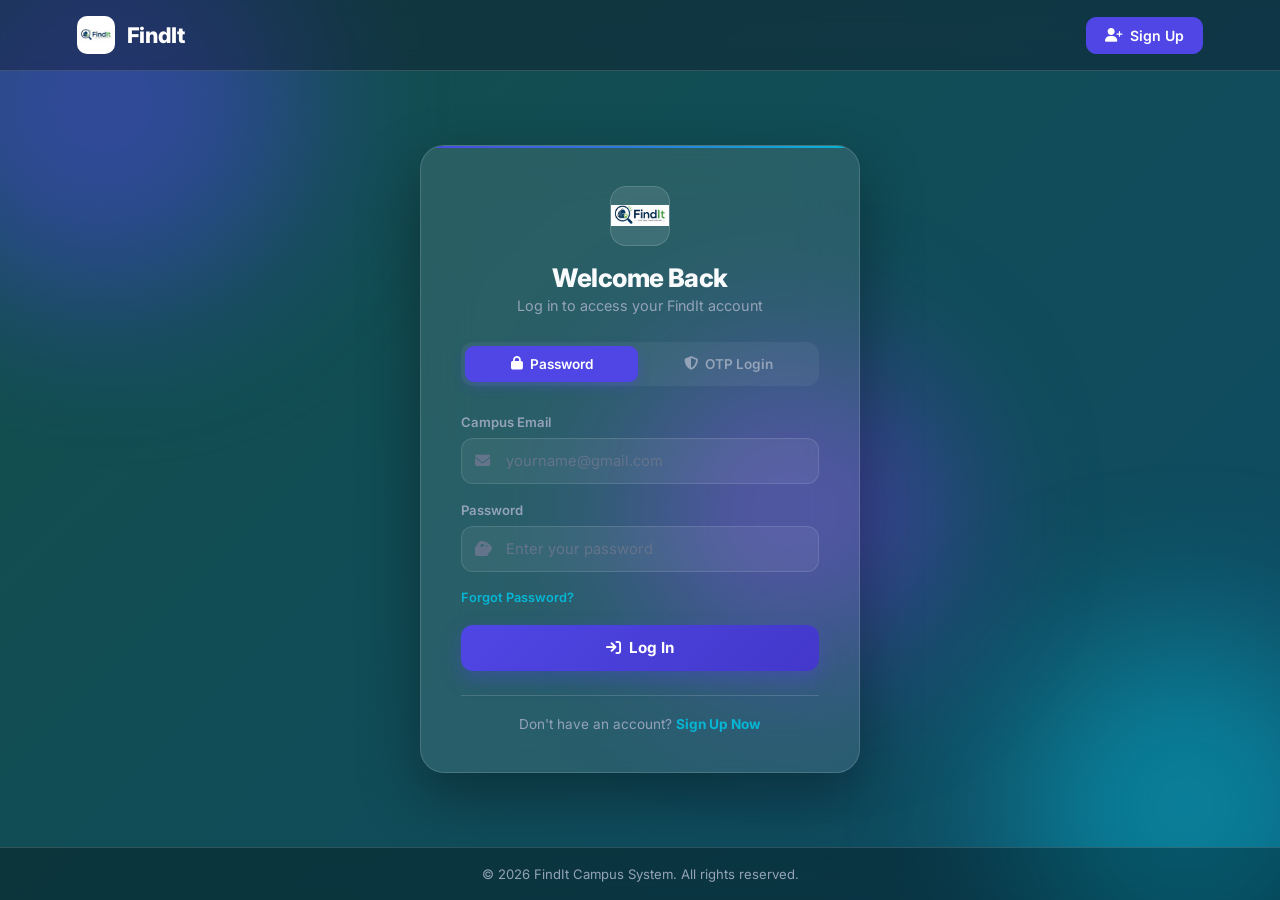
<file: pages/Login.html>
<!DOCTYPE html>
<html lang="en">
<head>
    <meta charset="UTF-8">
    <meta name="viewport" content="width=device-width, initial-scale=1.0">
    <title>FindIt — Welcome Back</title>

    <link rel="icon" type="image/jpeg" href="../images/findit.jpeg">
    <link rel="stylesheet" href="https://cdnjs.cloudflare.com/ajax/libs/font-awesome/6.5.1/css/all.min.css">
    <link rel="preconnect" href="https://fonts.googleapis.com">
    <link rel="preconnect" href="https://fonts.gstatic.com" crossorigin>
    <link href="https://fonts.googleapis.com/css2?family=Inter:wght@400;500;600;700;800;900&display=swap" rel="stylesheet">

    <style>
        :root {
            --primary: #4f46e5;
            --primary-hover: #4338ca;
            --primary-glow: rgba(79, 70, 229, 0.35);
            --accent: #06b6d4;
            --success: #16a34a;
            --warning: #f59e0b;
            --danger: #ef4444;
            --bg-body: #0f172a;
            --glass-bg: rgba(255, 255, 255, 0.08);
            --glass-border: rgba(255, 255, 255, 0.15);
            --glass-card: rgba(255, 255, 255, 0.10);
            --text-main: #f8fafc;
            --text-muted: #94a3b8;
            --text-soft: #64748b;
            --input-bg: rgba(255, 255, 255, 0.06);
            --input-border: rgba(255, 255, 255, 0.12);
        }

        * {
            margin: 0;
            padding: 0;
            box-sizing: border-box;
            font-family: 'Inter', -apple-system, sans-serif;
        }

        html { scroll-behavior: smooth; }

        body {
            background: var(--bg-body);
            color: var(--text-main);
            min-height: 100vh;
            display: flex;
            flex-direction: column;
            overflow-x: hidden;
        }

        /* Animated gradient background */
        .animated-bg {
            position: fixed;
            inset: 0;
            z-index: -2;
            background: linear-gradient(-45deg, #0f172a, #1e1b4b, #0c4a6e, #134e4a);
            background-size: 400% 400%;
            animation: gradientShift 18s ease infinite;
        }
        @keyframes gradientShift {
            0% { background-position: 0% 50%; }
            50% { background-position: 100% 50%; }
            100% { background-position: 0% 50%; }
        }

        /* Floating orbs */
        .orb {
            position: fixed;
            border-radius: 50%;
            filter: blur(80px);
            z-index: -1;
            opacity: 0.5;
            animation: float 12s ease-in-out infinite;
        }
        .orb-1 { width: 400px; height: 400px; background: #4f46e5; top: -100px; left: -100px; }
        .orb-2 { width: 350px; height: 350px; background: #06b6d4; bottom: -80px; right: -80px; animation-delay: -4s; }
        .orb-3 { width: 300px; height: 300px; background: #7c3aed; top: 40%; left: 50%; animation-delay: -8s; }
        @keyframes float {
            0%, 100% { transform: translate(0, 0) scale(1); }
            33% { transform: translate(30px, -40px) scale(1.1); }
            66% { transform: translate(-20px, 20px) scale(0.95); }
        }

        /* Navbar */
        .navbar {
            display: flex;
            justify-content: space-between;
            align-items: center;
            padding: 16px 6%;
            background: rgba(15, 23, 42, 0.4);
            backdrop-filter: blur(12px);
            -webkit-backdrop-filter: blur(12px);
            border-bottom: 1px solid var(--glass-border);
            position: sticky;
            top: 0;
            z-index: 100;
        }
        .navbar-brand {
            display: flex;
            align-items: center;
            gap: 12px;
            text-decoration: none;
            font-size: 1.35rem;
            font-weight: 800;
            color: #fff;
            letter-spacing: -0.02em;
        }
        .navbar-brand img {
            width: 38px; height: 38px;
            border-radius: 10px;
            object-fit: contain;
            background: #fff;
            padding: 2px;
        }
        .nav-actions { display: flex; align-items: center; gap: 12px; }
        .btn-nav {
            padding: 9px 18px;
            border-radius: 10px;
            font-weight: 600;
            font-size: 0.88rem;
            text-decoration: none;
            cursor: pointer;
            display: inline-flex;
            align-items: center;
            gap: 7px;
            border: 1px solid var(--glass-border);
            background: transparent;
            color: #fff;
            transition: all 0.25s ease;
        }
        .btn-nav:hover { border-color: var(--primary); background: rgba(79,70,229,0.2); }
        .btn-nav.primary { background: var(--primary); border-color: var(--primary); }
        .btn-nav.primary:hover { background: var(--primary-hover); }

        /* Auth container */
        .auth-container {
            flex: 1;
            display: flex;
            align-items: center;
            justify-content: center;
            padding: 2rem 1.5rem;
        }

        .auth-card {
            width: 100%;
            max-width: 440px;
            background: var(--glass-card);
            backdrop-filter: blur(24px);
            -webkit-backdrop-filter: blur(24px);
            border: 1px solid var(--glass-border);
            border-radius: 24px;
            padding: 2.5rem;
            box-shadow: 0 24px 60px rgba(0,0,0,0.35);
            position: relative;
            overflow: hidden;
        }
        .auth-card::before {
            content: '';
            position: absolute;
            top: 0; left: 0; right: 0;
            height: 2px;
            background: linear-gradient(90deg, var(--primary), var(--accent));
        }

        .auth-header {
            text-align: center;
            margin-bottom: 1.75rem;
        }
        .header-logo {
            width: 60px; height: 60px;
            border-radius: 16px;
            background: rgba(255,255,255,0.1);
            display: flex;
            align-items: center;
            justify-content: center;
            margin: 0 auto 1rem;
            border: 1px solid var(--glass-border);
            overflow: hidden;
        }
        .header-logo img { width: 100%; height: 100%; object-fit: contain; border-radius: 16px; }
        .auth-header h2 { font-size: 1.6rem; font-weight: 800; letter-spacing: -0.02em; }
        .auth-header p { color: var(--text-muted); font-size: 0.9rem; margin-top: 4px; }

        /* Tabs */
        .auth-tabs {
            display: flex;
            background: rgba(255,255,255,0.05);
            border-radius: 12px;
            padding: 4px;
            margin-bottom: 1.75rem;
            gap: 4px;
        }
        .auth-tab {
            flex: 1;
            padding: 10px;
            border: none;
            background: transparent;
            color: var(--text-muted);
            font-weight: 600;
            font-size: 0.85rem;
            border-radius: 9px;
            cursor: pointer;
            transition: all 0.3s ease;
            display: flex;
            align-items: center;
            justify-content: center;
            gap: 7px;
        }
        .auth-tab.active {
            background: var(--primary);
            color: #fff;
            box-shadow: 0 4px 12px var(--primary-glow);
        }

        /* Form */
        .form-panel { display: none; animation: fadeSlide 0.4s ease; }
        .form-panel.active { display: block; }
        @keyframes fadeSlide {
            from { opacity: 0; transform: translateY(10px); }
            to { opacity: 1; transform: translateY(0); }
        }

        .form-group { margin-bottom: 1.15rem; }
        .form-group label {
            display: block;
            font-size: 0.82rem;
            font-weight: 600;
            color: var(--text-muted);
            margin-bottom: 0.5rem;
        }
        .input-wrapper { position: relative; }
        .input-wrapper > i {
            position: absolute;
            left: 14px;
            top: 50%;
            transform: translateY(-50%);
            color: var(--text-soft);
            font-size: 0.95rem;
            pointer-events: none;
        }
        .input-wrapper input {
            width: 100%;
            padding: 0.8rem 1rem 0.8rem 2.75rem;
            border: 1.5px solid var(--input-border);
            border-radius: 12px;
            font-size: 0.92rem;
            outline: none;
            background: var(--input-bg);
            color: var(--text-main);
            transition: all 0.25s ease;
        }
        .input-wrapper input::placeholder { color: var(--text-soft); }
        .input-wrapper input:focus {
            border-color: var(--primary);
            background: rgba(79,70,229,0.08);
            box-shadow: 0 0 0 4px rgba(79,70,229,0.15);
        }
        .input-wrapper input:focus + i { color: var(--primary); }

        .toggle-password {
            position: absolute;
            right: 14px;
            left: auto;
            top: 50%;
            transform: translateY(-50%);
            cursor: pointer;
            color: var(--text-soft);
            font-size: 0.95rem;
            transition: color 0.2s;
        }
        .toggle-password:hover { color: var(--primary); }

        /* Password strength */
        .strength-bar {
            display: flex;
            gap: 4px;
            margin-top: 8px;
        }
        .strength-segment {
            flex: 1;
            height: 4px;
            border-radius: 2px;
            background: rgba(255,255,255,0.1);
            transition: background 0.3s ease;
        }
        .strength-segment.weak { background: var(--danger); }
        .strength-segment.medium { background: var(--warning); }
        .strength-segment.strong { background: var(--success); }
        .strength-label {
            font-size: 0.72rem;
            margin-top: 4px;
            font-weight: 600;
        }

        .form-row {
            display: flex;
            justify-content: space-between;
            align-items: center;
            margin-bottom: 1.25rem;
        }
        .form-row a {
            color: var(--accent);
            font-size: 0.8rem;
            font-weight: 600;
            text-decoration: none;
            cursor: pointer;
        }
        .form-row a:hover { text-decoration: underline; }

        .btn-submit {
            width: 100%;
            padding: 0.85rem;
            border-radius: 12px;
            border: none;
            background: linear-gradient(135deg, var(--primary), var(--primary-hover));
            color: #fff;
            font-weight: 700;
            font-size: 0.95rem;
            cursor: pointer;
            display: flex;
            align-items: center;
            justify-content: center;
            gap: 8px;
            box-shadow: 0 8px 20px var(--primary-glow);
            transition: transform 0.2s, box-shadow 0.2s;
        }
        .btn-submit:hover { transform: translateY(-2px); box-shadow: 0 12px 28px var(--primary-glow); }
        .btn-submit:active { transform: translateY(0); }
        .btn-submit:disabled { opacity: 0.6; cursor: not-allowed; }

        .auth-message {
            display: none;
            padding: 0.7rem 1rem;
            border-radius: 10px;
            font-size: 0.83rem;
            font-weight: 600;
            margin-bottom: 1.25rem;
            text-align: center;
        }
        .auth-message.error { display: block; background: rgba(239,68,68,0.15); color: #fca5a5; border: 1px solid rgba(239,68,68,0.3); }
        .auth-message.success { display: block; background: rgba(22,163,74,0.15); color: #86efac; border: 1px solid rgba(22,163,74,0.3); }
        .auth-message.info { display: block; background: rgba(79,70,229,0.15); color: #c7d2fe; border: 1px solid rgba(79,70,229,0.3); }

        .auth-footer {
            text-align: center;
            margin-top: 1.5rem;
            font-size: 0.85rem;
            color: var(--text-muted);
            border-top: 1px solid var(--glass-border);
            padding-top: 1.25rem;
        }
        .auth-footer a { color: var(--accent); font-weight: 700; text-decoration: none; }
        .auth-footer a:hover { text-decoration: underline; }

        /* OTP section */
        .otp-section { display: none; }
        .otp-section.show { display: block; animation: fadeSlide 0.4s ease; }
        .otp-input-group {
            display: flex;
            gap: 8px;
            justify-content: center;
            margin: 1rem 0 1.5rem;
        }
        .otp-digit {
            width: 48px;
            height: 56px;
            text-align: center;
            font-size: 1.3rem;
            font-weight: 800;
            border: 1.5px solid var(--input-border);
            border-radius: 12px;
            background: var(--input-bg);
            color: var(--text-main);
            outline: none;
            transition: all 0.2s ease;
        }
        .otp-digit:focus { border-color: var(--primary); box-shadow: 0 0 0 4px rgba(79,70,229,0.15); }
        .otp-digit.filled { border-color: var(--primary); background: rgba(79,70,229,0.1); }

        .otp-timer {
            text-align: center;
            font-size: 0.82rem;
            color: var(--text-muted);
            margin-bottom: 1rem;
        }
        .otp-timer .countdown { color: var(--accent); font-weight: 700; font-size: 1rem; }
        .otp-timer.expired .countdown { color: var(--danger); }
        .resend-btn {
            display: none;
            width: 100%;
            padding: 0.7rem;
            border-radius: 10px;
            border: 1px solid var(--glass-border);
            background: rgba(255,255,255,0.05);
            color: var(--accent);
            font-weight: 600;
            font-size: 0.85rem;
            cursor: pointer;
            margin-bottom: 1rem;
            transition: all 0.2s;
        }
        .resend-btn.show { display: block; animation: fadeSlide 0.3s; }
        .resend-btn:hover { border-color: var(--accent); background: rgba(6,182,212,0.1); }

        .otp-hint {
            text-align: center;
            font-size: 0.78rem;
            color: var(--text-soft);
            margin-bottom: 1rem;
            padding: 0.6rem;
            background: rgba(6,182,212,0.08);
            border-radius: 10px;
            border: 1px solid rgba(6,182,212,0.15);
        }
        .otp-hint code {
            color: var(--accent);
            font-weight: 700;
            font-size: 0.85rem;
        }

        /* Footer */
        .site-footer {
            background: rgba(0,0,0,0.3);
            backdrop-filter: blur(10px);
            border-top: 1px solid var(--glass-border);
            padding: 18px 6%;
            text-align: center;
            font-size: 0.82rem;
            color: var(--text-muted);
        }

        /* Loading spinner */
        .spinner {
            display: inline-block;
            width: 16px; height: 16px;
            border: 2px solid rgba(255,255,255,0.3);
            border-top-color: #fff;
            border-radius: 50%;
            animation: spin 0.6s linear infinite;
        }
        @keyframes spin { to { transform: rotate(360deg); } }

        /* Toast */
        .toast {
            position: fixed;
            top: 80px;
            right: 24px;
            z-index: 200;
            display: flex;
            align-items: center;
            gap: 12px;
            padding: 14px 18px;
            background: var(--glass-card);
            backdrop-filter: blur(20px);
            border: 1px solid var(--glass-border);
            border-radius: 14px;
            box-shadow: 0 12px 32px rgba(0,0,0,0.3);
            max-width: 340px;
            animation: toastIn 0.4s cubic-bezier(0.16,1,0.3,1);
        }
        .toast.out { animation: toastOut 0.3s forwards; }
        @keyframes toastIn { from { opacity:0; transform: translateX(120%); } to { opacity:1; transform: translateX(0); } }
        @keyframes toastOut { to { opacity:0; transform: translateX(120%); } }
        .toast .ico { width:36px; height:36px; border-radius:10px; display:flex; align-items:center; justify-content:center; flex-shrink:0; }
        .toast .ico.success { background: rgba(22,163,74,0.2); color: #4ade80; }
        .toast .ico.error { background: rgba(239,68,68,0.2); color: #fca5a5; }
        .toast .ico.info { background: rgba(79,70,229,0.2); color: #c7d2fe; }
        .toast .body .t { font-weight:700; font-size:0.85rem; }
        .toast .body .s { font-size:0.75rem; color: var(--text-muted); margin-top:2px; }

        @media (max-width: 480px) {
            .auth-card { padding: 1.75rem 1.5rem; }
            .otp-digit { width: 40px; height: 48px; font-size: 1.1rem; }
        }
    </style>
</head>
<body>

    <div class="animated-bg"></div>
    <div class="orb orb-1"></div>
    <div class="orb orb-2"></div>
    <div class="orb orb-3"></div>

    <!-- Navbar -->
    <header class="navbar">
        <a href="../index.html" class="navbar-brand">
            <img src="../images/findit.jpeg" alt="FindIt" onerror="this.style.display='none'">
            <span>FindIt</span>
        </a>
        <div class="nav-actions">
            <a href="Register.html" class="btn-nav primary"><i class="fa-solid fa-user-plus"></i> Sign Up</a>
        </div>
    </header>

    <!-- Login Card -->
    <main class="auth-container">
        <div class="auth-card">
            <div class="auth-header">
                <div class="header-logo">
                    <img src="../images/findit.jpeg" alt="FindIt" onerror="this.style.display='none'">
                </div>
                <h2>Welcome Back</h2>
                <p>Log in to access your FindIt account</p>
            </div>

            <div id="authMessage" class="auth-message"></div>

            <!-- Tabs -->
            <div class="auth-tabs">
                <button class="auth-tab active" data-tab="password" onclick="switchTab('password')">
                    <i class="fa-solid fa-lock"></i> Password
                </button>
                <button class="auth-tab" data-tab="otp" onclick="switchTab('otp')">
                    <i class="fa-solid fa-shield-halved"></i> OTP Login
                </button>
            </div>

            <!-- Password Panel -->
            <div class="form-panel active" id="panel-password">
                <form id="loginForm" onsubmit="handlePasswordLogin(event)" autocomplete="off">
                    <div class="form-group">
                        <label for="email">Campus Email</label>
                        <div class="input-wrapper">
                            <input type="email" id="email" name="email" placeholder="yourname@gmail.com" required
                                   autocomplete="off" autocorrect="off" spellcheck="false">
                            <i class="fa-solid fa-envelope"></i>
                        </div>
                    </div>

                    <div class="form-group">
                        <label for="password">Password</label>
                        <div class="input-wrapper">
                            <input type="password" id="password" name="password" placeholder="Enter your password" required
                                   autocomplete="new-password" style="padding-right: 2.75rem;">
                            <i class="fa-solid fa-lock"></i>
                            <i class="fa-solid fa-eye toggle-password" id="togglePass" onclick="togglePasswordVisibility()"></i>
                        </div>
                        <div class="strength-bar" id="strengthBar" style="display:none;">
                            <div class="strength-segment"></div>
                            <div class="strength-segment"></div>
                            <div class="strength-segment"></div>
                            <div class="strength-segment"></div>
                        </div>
                        <div class="strength-label" id="strengthLabel" style="display:none;"></div>
                    </div>

                    <div class="form-row">
                        <a onclick="handleForgotPassword()">Forgot Password?</a>
                    </div>

                    <button type="submit" class="btn-submit" id="btnLogin">
                        <i class="fa-solid fa-arrow-right-to-bracket"></i> Log In
                    </button>
                </form>
            </div>

            <!-- OTP Panel -->
            <div class="form-panel" id="panel-otp">
                <form id="otpForm" onsubmit="handleSendOTP(event)" autocomplete="off">
                    <div class="form-group">
                        <label for="otpEmail">Campus Email</label>
                        <div class="input-wrapper">
                            <input type="email" id="otpEmail" name="otpEmail" placeholder="yourname@gmail.com" required
                                   autocomplete="off" autocorrect="off" spellcheck="false">
                            <i class="fa-solid fa-envelope"></i>
                        </div>
                    </div>
                    <button type="submit" class="btn-submit" id="btnSendOTP">
                        <i class="fa-solid fa-paper-plane"></i> Send OTP
                    </button>
                </form>

                <!-- OTP Verification -->
                <div class="otp-section" id="otpVerifySection">
                    <div class="otp-hint" id="otpHint">An OTP has been sent to your email. Enter it below.</div>
                    <div class="otp-input-group" id="otpInputs">
                        <input type="text" class="otp-digit" maxlength="1" autocomplete="one-time-code" data-index="0">
                        <input type="text" class="otp-digit" maxlength="1" autocomplete="off" data-index="1">
                        <input type="text" class="otp-digit" maxlength="1" autocomplete="off" data-index="2">
                        <input type="text" class="otp-digit" maxlength="1" autocomplete="off" data-index="3">
                        <input type="text" class="otp-digit" maxlength="1" autocomplete="off" data-index="4">
                        <input type="text" class="otp-digit" maxlength="1" autocomplete="off" data-index="5">
                    </div>
                    <div class="otp-timer" id="otpTimer">
                        OTP expires in <span class="countdown" id="countdown">60</span>s
                    </div>
                    <button class="resend-btn" id="resendBtn" onclick="resendOTP()">
                        <i class="fa-solid fa-rotate-right"></i> Resend OTP
                    </button>
                    <button class="btn-submit" onclick="verifyOTP(event)">
                        <i class="fa-solid fa-check"></i> Verify &amp; Login
                    </button>
                </div>
            </div>

            <div class="auth-footer">
                Don't have an account? <a href="Register.html">Sign Up Now</a>
            </div>
        </div>
    </main>

    <!-- Footer -->
    <footer class="site-footer">
        &copy; 2026 FindIt Campus System. All rights reserved.
    </footer>

    <script>
    /* ---------- Theme ---------- */
    const savedTheme = localStorage.getItem('findit_theme') || 'dark';
    document.documentElement.setAttribute('data-theme', savedTheme);

    /* ---------- Tab switching ---------- */
    function switchTab(tab) {
        document.querySelectorAll('.auth-tab').forEach(t => t.classList.remove('active'));
        document.querySelectorAll('.form-panel').forEach(p => p.classList.remove('active'));
        document.querySelector(`[data-tab="${tab}"]`).classList.add('active');
        document.getElementById(`panel-${tab}`).classList.add('active');
        hideMessage();
    }

    /* ---------- Password visibility ---------- */
    function togglePasswordVisibility() {
        const input = document.getElementById('password');
        const icon = document.getElementById('togglePass');
        if (input.type === 'password') {
            input.type = 'text';
            icon.className = 'fa-solid fa-eye-slash toggle-password';
        } else {
            input.type = 'password';
            icon.className = 'fa-solid fa-eye toggle-password';
        }
    }

    /* ---------- Password strength ---------- */
    document.getElementById('password').addEventListener('input', function() {
        const val = this.value;
        const bar = document.getElementById('strengthBar');
        const label = document.getElementById('strengthLabel');
        if (val.length === 0) { bar.style.display = 'none'; label.style.display = 'none'; return; }
        bar.style.display = 'flex'; label.style.display = 'block';

        let score = 0;
        if (val.length >= 6) score++;
        if (val.length >= 10) score++;
        if (/[A-Z]/.test(val)) score++;
        if (/[!@#$%^&*(),.?":{}|<>]/.test(val)) score++;

        const segments = bar.querySelectorAll('.strength-segment');
        segments.forEach((s, i) => {
            s.className = 'strength-segment';
            if (i < score) {
                if (score <= 1) s.classList.add('weak');
                else if (score <= 2) s.classList.add('medium');
                else s.classList.add('strong');
            }
        });

        const labels = ['Very Weak', 'Weak', 'Fair', 'Good', 'Strong'];
        const colors = ['var(--danger)', 'var(--danger)', 'var(--warning)', 'var(--accent)', 'var(--success)'];
        label.textContent = labels[score];
        label.style.color = colors[score];
    });

    /* ---------- Messages ---------- */
    function showMessage(type, text) {
        const msg = document.getElementById('authMessage');
        msg.className = `auth-message ${type}`;
        msg.textContent = text;
    }
    function hideMessage() {
        document.getElementById('authMessage').className = 'auth-message';
    }

    /* ---------- Toast ---------- */
    function showToast(type, title, sub) {
        const icons = { success: 'fa-circle-check', error: 'fa-circle-exclamation', info: 'fa-circle-info' };
        const el = document.createElement('div');
        el.className = 'toast';
        el.innerHTML = `<div class="ico ${type}"><i class="fa-solid ${icons[type]}"></i></div><div class="body"><div class="t">${title}</div><div class="s">${sub}</div></div>`;
        document.body.appendChild(el);
        setTimeout(() => { el.classList.add('out'); setTimeout(() => el.remove(), 300); }, 3500);
    }

    /* ---------- Forgot password ---------- */
    function handleForgotPassword() {
        const email = document.getElementById('email').value.trim();
        if (!email) { showMessage('error', 'Please enter your email first.'); return; }
        showMessage('info', 'Password reset link sent to ' + email + ' (simulated).');
    }

    /* ---------- Password login ---------- */
    function handlePasswordLogin(e) {
        e.preventDefault();
        const email = document.getElementById('email').value.trim().toLowerCase();
        const pass = document.getElementById('password').value;

        // Hardcoded admin
        if (email === 'admin@findit.com' && pass === 'admin123') {
            const adminData = { fullname: 'System Admin', role: 'Admin', dept: 'Administration', email };
            localStorage.setItem('findit_logged_user', JSON.stringify(adminData));
            showMessage('success', 'Admin authenticated! Redirecting...');
            setTimeout(() => window.location.href = 'Admin-Dashboard.html', 800);
            return;
        }

        const users = JSON.parse(localStorage.getItem('findit_users') || '[]');
        const user = users.find(u => u.email.toLowerCase() === email && u.password === pass);

        if (user) {
            localStorage.setItem('findit_logged_user', JSON.stringify({
                fullname: user.fullname, role: user.role || 'Student', dept: user.dept || 'General', email: user.email
            }));
            showMessage('success', `Welcome back, ${user.fullname}! Redirecting...`);
            const isAdmin = (user.role || '').toLowerCase() === 'admin';
            setTimeout(() => window.location.href = isAdmin ? 'Admin-Dashboard.html' : '../index.html', 800);
        } else {
            const exists = users.some(u => u.email.toLowerCase() === email);
            showMessage('error', exists ? 'Incorrect password. Please try again.' : 'No account found. Please register first.');
        }
    }

    /* ---------- OTP Login ---------- */
    let generatedOTP = '';
    let otpTimerInterval = null;
    let otpExpiry = 0;

    function handleSendOTP(e) {
        e.preventDefault();
        const email = document.getElementById('otpEmail').value.trim().toLowerCase();
        if (!email.endsWith('@gmail.com')) {
            showMessage('error', 'Please use a valid @gmail.com email.');
            return;
        }

        const btn = document.getElementById('btnSendOTP');
        btn.disabled = true;
        btn.innerHTML = '<span class="spinner"></span> Sending...';

        setTimeout(() => {
            generatedOTP = String(Math.floor(100000 + Math.random() * 900000));
            otpExpiry = Date.now() + 60000;

            document.getElementById('otpVerifySection').classList.add('show');
            document.getElementById('otpHint').innerHTML = `OTP sent to <strong>${email}</strong>. For demo, your code is: <code>${generatedOTP}</code>`;
            btn.disabled = false;
            btn.innerHTML = '<i class="fa-solid fa-paper-plane"></i> Resend OTP';
            showMessage('info', 'OTP sent successfully! Check your email.');

            startOTPTimer();
            // Focus first digit
            document.querySelector('.otp-digit[data-index="0"]').focus();
        }, 1000);
    }

    function startOTPTimer() {
        clearInterval(otpTimerInterval);
        const timerEl = document.getElementById('otpTimer');
        const countdownEl = document.getElementById('countdown');
        const resendBtn = document.getElementById('resendBtn');
        timerEl.classList.remove('expired');
        resendBtn.classList.remove('show');

        otpTimerInterval = setInterval(() => {
            const remaining = Math.ceil((otpExpiry - Date.now()) / 1000);
            if (remaining <= 0) {
                clearInterval(otpTimerInterval);
                countdownEl.textContent = '0';
                timerEl.classList.add('expired');
                timerEl.innerHTML = '<span style="color:var(--danger);">OTP expired. Please resend.</span>';
                resendBtn.classList.add('show');
                generatedOTP = '';
            } else {
                countdownEl.textContent = remaining;
            }
        }, 1000);
    }

    function resendOTP() {
        const email = document.getElementById('otpEmail').value.trim();
        generatedOTP = String(Math.floor(100000 + Math.random() * 900000));
        otpExpiry = Date.now() + 60000;
        document.getElementById('otpHint').innerHTML = `New OTP sent to <strong>${email}</strong>. For demo, your code is: <code>${generatedOTP}</code>`;
        document.getElementById('otpTimer').innerHTML = 'OTP expires in <span class="countdown" id="countdown">60</span>s';
        startOTPTimer();
        showToast('info', 'OTP Resent', 'A new code has been sent to your email.');
        // Clear inputs
        document.querySelectorAll('.otp-digit').forEach(d => { d.value = ''; d.classList.remove('filled'); });
        document.querySelector('.otp-digit[data-index="0"]').focus();
    }

    function verifyOTP(e) {
        e.preventDefault();
        const entered = Array.from(document.querySelectorAll('.otp-digit')).map(d => d.value).join('');

        if (!generatedOTP) {
            showMessage('error', 'OTP expired. Please resend.');
            return;
        }
        if (entered.length < 6) {
            showMessage('error', 'Please enter all 6 digits.');
            return;
        }
        if (entered !== generatedOTP) {
            showMessage('error', 'Wrong OTP. Please try again.');
            document.querySelectorAll('.otp-digit').forEach(d => {
                d.style.borderColor = 'var(--danger)';
                setTimeout(() => d.style.borderColor = '', 1000);
            });
            return;
        }

        // Success — find user or create guest session
        const email = document.getElementById('otpEmail').value.trim().toLowerCase();
        const users = JSON.parse(localStorage.getItem('findit_users') || '[]');
        const user = users.find(u => u.email.toLowerCase() === email);

        if (user) {
            localStorage.setItem('findit_logged_user', JSON.stringify({
                fullname: user.fullname, role: user.role || 'Student', dept: user.dept || 'General', email: user.email
            }));
        } else {
            // Guest login via OTP
            localStorage.setItem('findit_logged_user', JSON.stringify({
                fullname: email.split('@')[0], role: 'Student', dept: 'General', email
            }));
        }

        showMessage('success', 'OTP verified! Redirecting...');
        showToast('success', 'Login Successful', 'Welcome to FindIt!');
        setTimeout(() => window.location.href = '../index.html', 800);
    }

    /* ---------- OTP input behavior ---------- */
    document.querySelectorAll('.otp-digit').forEach((input, idx, arr) => {
        input.addEventListener('input', function() {
            this.value = this.value.replace(/[^0-9]/g, '');
            if (this.value) {
                this.classList.add('filled');
                if (idx < arr.length - 1) arr[idx + 1].focus();
            } else {
                this.classList.remove('filled');
            }
        });
        input.addEventListener('keydown', function(e) {
            if (e.key === 'Backspace' && !this.value && idx > 0) arr[idx - 1].focus();
            if (e.key === 'ArrowLeft' && idx > 0) arr[idx - 1].focus();
            if (e.key === 'ArrowRight' && idx < arr.length - 1) arr[idx + 1].focus();
        });
        input.addEventListener('paste', function(e) {
            e.preventDefault();
            const data = (e.clipboardData || window.clipboardData).getData('text').replace(/[^0-9]/g, '').slice(0, 6);
            data.split('').forEach((char, i) => {
                if (arr[i]) { arr[i].value = char; arr[i].classList.add('filled'); }
            });
            if (data.length === 6) arr[5].focus();
        });
    });
    </script>
</body>
</html>
</file>
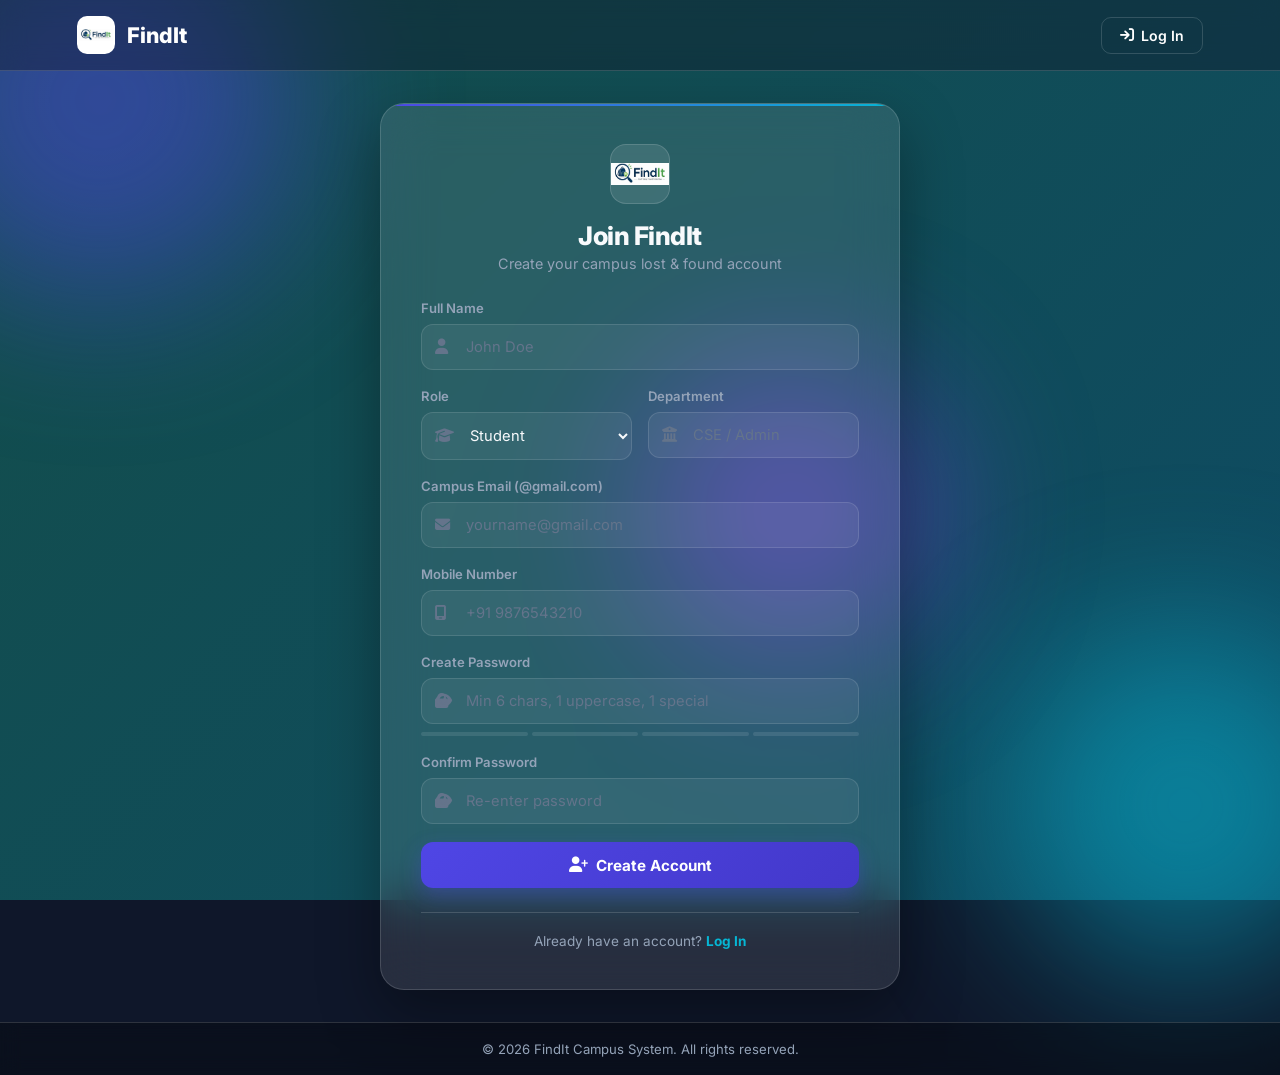
<file: pages/Register.html>
<!DOCTYPE html>
<html lang="en">
<head>
    <meta charset="UTF-8">
    <meta name="viewport" content="width=device-width, initial-scale=1.0">
    <title>FindIt — Create Account</title>

    <link rel="icon" type="image/jpeg" href="../images/findit.jpeg">
    <link rel="stylesheet" href="https://cdnjs.cloudflare.com/ajax/libs/font-awesome/6.5.1/css/all.min.css">
    <link rel="preconnect" href="https://fonts.googleapis.com">
    <link rel="preconnect" href="https://fonts.gstatic.com" crossorigin>
    <link href="https://fonts.googleapis.com/css2?family=Inter:wght@400;500;600;700;800;900&display=swap" rel="stylesheet">

    <style>
        :root {
            --primary: #4f46e5;
            --primary-hover: #4338ca;
            --primary-glow: rgba(79, 70, 229, 0.35);
            --accent: #06b6d4;
            --success: #16a34a;
            --warning: #f59e0b;
            --danger: #ef4444;
            --bg-body: #0f172a;
            --glass-card: rgba(255, 255, 255, 0.10);
            --glass-border: rgba(255, 255, 255, 0.15);
            --text-main: #f8fafc;
            --text-muted: #94a3b8;
            --text-soft: #64748b;
            --input-bg: rgba(255, 255, 255, 0.06);
            --input-border: rgba(255, 255, 255, 0.12);
        }

        * { margin: 0; padding: 0; box-sizing: border-box; font-family: 'Inter', -apple-system, sans-serif; }
        html { scroll-behavior: smooth; }

        body {
            background: var(--bg-body);
            color: var(--text-main);
            min-height: 100vh;
            display: flex;
            flex-direction: column;
            overflow-x: hidden;
        }

        .animated-bg {
            position: fixed; inset: 0; z-index: -2;
            background: linear-gradient(-45deg, #0f172a, #1e1b4b, #0c4a6e, #134e4a);
            background-size: 400% 400%;
            animation: gradientShift 18s ease infinite;
        }
        @keyframes gradientShift {
            0% { background-position: 0% 50%; }
            50% { background-position: 100% 50%; }
            100% { background-position: 0% 50%; }
        }
        .orb { position: fixed; border-radius: 50%; filter: blur(80px); z-index: -1; opacity: 0.5; animation: float 12s ease-in-out infinite; }
        .orb-1 { width: 400px; height: 400px; background: #4f46e5; top: -100px; left: -100px; }
        .orb-2 { width: 350px; height: 350px; background: #06b6d4; bottom: -80px; right: -80px; animation-delay: -4s; }
        .orb-3 { width: 300px; height: 300px; background: #7c3aed; top: 40%; left: 50%; animation-delay: -8s; }
        @keyframes float {
            0%, 100% { transform: translate(0, 0) scale(1); }
            33% { transform: translate(30px, -40px) scale(1.1); }
            66% { transform: translate(-20px, 20px) scale(0.95); }
        }

        .navbar {
            display: flex; justify-content: space-between; align-items: center;
            padding: 16px 6%;
            background: rgba(15, 23, 42, 0.4);
            backdrop-filter: blur(12px);
            border-bottom: 1px solid var(--glass-border);
            position: sticky; top: 0; z-index: 100;
        }
        .navbar-brand { display: flex; align-items: center; gap: 12px; text-decoration: none; font-size: 1.35rem; font-weight: 800; color: #fff; }
        .navbar-brand img { width: 38px; height: 38px; border-radius: 10px; object-fit: contain; background: #fff; padding: 2px; }
        .nav-actions { display: flex; align-items: center; gap: 12px; }
        .btn-nav {
            padding: 9px 18px; border-radius: 10px; font-weight: 600; font-size: 0.88rem;
            text-decoration: none; cursor: pointer; display: inline-flex; align-items: center; gap: 7px;
            border: 1px solid var(--glass-border); background: transparent; color: #fff; transition: all 0.25s ease;
        }
        .btn-nav:hover { border-color: var(--primary); background: rgba(79,70,229,0.2); }
        .btn-nav.primary { background: var(--primary); border-color: var(--primary); }
        .btn-nav.primary:hover { background: var(--primary-hover); }

        .auth-container { flex: 1; display: flex; align-items: center; justify-content: center; padding: 2rem 1.5rem; }
        .auth-card {
            width: 100%; max-width: 520px;
            background: var(--glass-card);
            backdrop-filter: blur(24px); -webkit-backdrop-filter: blur(24px);
            border: 1px solid var(--glass-border);
            border-radius: 24px; padding: 2.5rem;
            box-shadow: 0 24px 60px rgba(0,0,0,0.35);
            position: relative; overflow: hidden;
        }
        .auth-card::before {
            content: ''; position: absolute; top: 0; left: 0; right: 0; height: 2px;
            background: linear-gradient(90deg, var(--primary), var(--accent));
        }
        .auth-header { text-align: center; margin-bottom: 1.75rem; }
        .header-logo {
            width: 60px; height: 60px; border-radius: 16px;
            background: rgba(255,255,255,0.1); display: flex; align-items: center; justify-content: center;
            margin: 0 auto 1rem; border: 1px solid var(--glass-border); overflow: hidden;
        }
        .header-logo img { width: 100%; height: 100%; object-fit: contain; border-radius: 16px; }
        .auth-header h2 { font-size: 1.6rem; font-weight: 800; letter-spacing: -0.02em; }
        .auth-header p { color: var(--text-muted); font-size: 0.9rem; margin-top: 4px; }

        .form-row { display: grid; grid-template-columns: 1fr 1fr; gap: 1rem; }
        .form-group { margin-bottom: 1.15rem; }
        .form-group label { display: block; font-size: 0.82rem; font-weight: 600; color: var(--text-muted); margin-bottom: 0.5rem; }
        .input-wrapper { position: relative; }
        .input-wrapper > i { position: absolute; left: 14px; top: 50%; transform: translateY(-50%); color: var(--text-soft); font-size: 0.95rem; pointer-events: none; }
        .input-wrapper input, .input-wrapper select {
            width: 100%; padding: 0.8rem 1rem 0.8rem 2.75rem;
            border: 1.5px solid var(--input-border); border-radius: 12px;
            font-size: 0.92rem; outline: none;
            background: var(--input-bg); color: var(--text-main);
            transition: all 0.25s ease;
        }
        .input-wrapper input::placeholder { color: var(--text-soft); }
        .input-wrapper input:focus, .input-wrapper select:focus {
            border-color: var(--primary); background: rgba(79,70,229,0.08);
            box-shadow: 0 0 0 4px rgba(79,70,229,0.15);
        }
        .input-wrapper select option { background: #1e293b; color: #fff; }
        .toggle-password {
            position: absolute; right: 14px; left: auto; top: 50%; transform: translateY(-50%);
            cursor: pointer; color: var(--text-soft); font-size: 0.95rem; transition: color 0.2s;
        }
        .toggle-password:hover { color: var(--primary); }

        .field-error { font-size: 0.74rem; color: var(--danger); margin-top: 4px; display: none; }
        .field-error.show { display: block; }
        .input-wrapper input.invalid, .input-wrapper select.invalid { border-color: var(--danger); }
        .input-wrapper input.valid { border-color: var(--success); }

        .strength-bar { display: flex; gap: 4px; margin-top: 8px; }
        .strength-segment { flex: 1; height: 4px; border-radius: 2px; background: rgba(255,255,255,0.1); transition: background 0.3s; }
        .strength-segment.weak { background: var(--danger); }
        .strength-segment.medium { background: var(--warning); }
        .strength-segment.strong { background: var(--success); }
        .strength-label { font-size: 0.72rem; margin-top: 4px; font-weight: 600; }

        .auth-message { display: none; padding: 0.7rem 1rem; border-radius: 10px; font-size: 0.83rem; font-weight: 600; margin-bottom: 1.25rem; text-align: center; }
        .auth-message.error { display: block; background: rgba(239,68,68,0.15); color: #fca5a5; border: 1px solid rgba(239,68,68,0.3); }
        .auth-message.success { display: block; background: rgba(22,163,74,0.15); color: #86efac; border: 1px solid rgba(22,163,74,0.3); }
        .auth-message.info { display: block; background: rgba(79,70,229,0.15); color: #c7d2fe; border: 1px solid rgba(79,70,229,0.3); }

        .btn-submit {
            width: 100%; padding: 0.85rem; border-radius: 12px; border: none;
            background: linear-gradient(135deg, var(--primary), var(--primary-hover));
            color: #fff; font-weight: 700; font-size: 0.95rem; cursor: pointer;
            display: flex; align-items: center; justify-content: center; gap: 8px;
            box-shadow: 0 8px 20px var(--primary-glow); transition: transform 0.2s, box-shadow 0.2s;
        }
        .btn-submit:hover { transform: translateY(-2px); box-shadow: 0 12px 28px var(--primary-glow); }
        .btn-submit:disabled { opacity: 0.6; cursor: not-allowed; }

        .auth-footer { text-align: center; margin-top: 1.5rem; font-size: 0.85rem; color: var(--text-muted); border-top: 1px solid var(--glass-border); padding-top: 1.25rem; }
        .auth-footer a { color: var(--accent); font-weight: 700; text-decoration: none; }
        .auth-footer a:hover { text-decoration: underline; }

        /* OTP Modal */
        .modal-overlay {
            position: fixed; inset: 0; z-index: 300;
            background: rgba(0,0,0,0.7); backdrop-filter: blur(8px);
            display: none; align-items: center; justify-content: center; padding: 1.5rem;
        }
        .modal-overlay.show { display: flex; animation: fadeIn 0.3s; }
        @keyframes fadeIn { from { opacity: 0; } to { opacity: 1; } }
        .modal-card {
            width: 100%; max-width: 440px;
            background: var(--glass-card); backdrop-filter: blur(24px);
            border: 1px solid var(--glass-border); border-radius: 24px;
            padding: 2.5rem; box-shadow: 0 24px 60px rgba(0,0,0,0.5);
            position: relative; overflow: hidden;
            animation: modalIn 0.4s cubic-bezier(0.16,1,0.3,1);
        }
        @keyframes modalIn { from { opacity: 0; transform: scale(0.9) translateY(20px); } to { opacity: 1; transform: scale(1) translateY(0); } }
        .modal-card::before { content: ''; position: absolute; top: 0; left: 0; right: 0; height: 2px; background: linear-gradient(90deg, var(--primary), var(--accent)); }
        .modal-icon { width: 64px; height: 64px; border-radius: 18px; background: rgba(79,70,229,0.2); display: flex; align-items: center; justify-content: center; margin: 0 auto 1.25rem; font-size: 1.8rem; color: var(--primary); }
        .modal-title { text-align: center; font-size: 1.4rem; font-weight: 800; margin-bottom: 0.5rem; }
        .modal-sub { text-align: center; color: var(--text-muted); font-size: 0.88rem; margin-bottom: 1.5rem; }
        .otp-input-group { display: flex; gap: 8px; justify-content: center; margin: 1rem 0 1.5rem; }
        .otp-digit {
            width: 48px; height: 56px; text-align: center; font-size: 1.3rem; font-weight: 800;
            border: 1.5px solid var(--input-border); border-radius: 12px;
            background: var(--input-bg); color: var(--text-main); outline: none; transition: all 0.2s;
        }
        .otp-digit:focus { border-color: var(--primary); box-shadow: 0 0 0 4px rgba(79,70,229,0.15); }
        .otp-digit.filled { border-color: var(--primary); background: rgba(79,70,229,0.1); }
        .otp-timer { text-align: center; font-size: 0.82rem; color: var(--text-muted); margin-bottom: 1rem; }
        .otp-timer .countdown { color: var(--accent); font-weight: 700; font-size: 1rem; }
        .otp-timer.expired .countdown { color: var(--danger); }
        .resend-btn {
            display: none; width: 100%; padding: 0.7rem; border-radius: 10px;
            border: 1px solid var(--glass-border); background: rgba(255,255,255,0.05);
            color: var(--accent); font-weight: 600; font-size: 0.85rem; cursor: pointer; margin-bottom: 1rem; transition: all 0.2s;
        }
        .resend-btn.show { display: block; animation: fadeIn 0.3s; }
        .resend-btn:hover { border-color: var(--accent); background: rgba(6,182,212,0.1); }
        .otp-hint { text-align: center; font-size: 0.78rem; color: var(--text-soft); margin-bottom: 1rem; padding: 0.6rem; background: rgba(6,182,212,0.08); border-radius: 10px; border: 1px solid rgba(6,182,212,0.15); }
        .otp-hint code { color: var(--accent); font-weight: 700; font-size: 0.85rem; }

        .spinner { display: inline-block; width: 16px; height: 16px; border: 2px solid rgba(255,255,255,0.3); border-top-color: #fff; border-radius: 50%; animation: spin 0.6s linear infinite; }
        @keyframes spin { to { transform: rotate(360deg); } }

        .toast {
            position: fixed; top: 80px; right: 24px; z-index: 200;
            display: flex; align-items: center; gap: 12px; padding: 14px 18px;
            background: var(--glass-card); backdrop-filter: blur(20px);
            border: 1px solid var(--glass-border); border-radius: 14px;
            box-shadow: 0 12px 32px rgba(0,0,0,0.3); max-width: 340px;
            animation: toastIn 0.4s cubic-bezier(0.16,1,0.3,1);
        }
        .toast.out { animation: toastOut 0.3s forwards; }
        @keyframes toastIn { from { opacity:0; transform: translateX(120%); } to { opacity:1; transform: translateX(0); } }
        @keyframes toastOut { to { opacity:0; transform: translateX(120%); } }
        .toast .ico { width:36px; height:36px; border-radius:10px; display:flex; align-items:center; justify-content:center; flex-shrink:0; }
        .toast .ico.success { background: rgba(22,163,74,0.2); color: #4ade80; }
        .toast .ico.error { background: rgba(239,68,68,0.2); color: #fca5a5; }
        .toast .ico.info { background: rgba(79,70,229,0.2); color: #c7d2fe; }
        .toast .body .t { font-weight:700; font-size:0.85rem; }
        .toast .body .s { font-size:0.75rem; color: var(--text-muted); margin-top:2px; }

        .site-footer { background: rgba(0,0,0,0.3); backdrop-filter: blur(10px); border-top: 1px solid var(--glass-border); padding: 18px 6%; text-align: center; font-size: 0.82rem; color: var(--text-muted); }

        @media (max-width: 600px) {
            .form-row { grid-template-columns: 1fr; }
            .auth-card { padding: 1.75rem 1.5rem; }
            .otp-digit { width: 40px; height: 48px; font-size: 1.1rem; }
        }
    </style>
</head>
<body>

    <div class="animated-bg"></div>
    <div class="orb orb-1"></div>
    <div class="orb orb-2"></div>
    <div class="orb orb-3"></div>

    <header class="navbar">
        <a href="../index.html" class="navbar-brand">
            <img src="../images/findit.jpeg" alt="FindIt" onerror="this.style.display='none'">
            <span>FindIt</span>
        </a>
        <div class="nav-actions">
            <a href="Login.html" class="btn-nav"><i class="fa-solid fa-arrow-right-to-bracket"></i> Log In</a>
        </div>
    </header>

    <main class="auth-container">
        <div class="auth-card">
            <div class="auth-header">
                <div class="header-logo">
                    <img src="../images/findit.jpeg" alt="FindIt" onerror="this.style.display='none'">
                </div>
                <h2>Join FindIt</h2>
                <p>Create your campus lost &amp; found account</p>
            </div>

            <div id="authMessage" class="auth-message"></div>

            <form id="registerForm" onsubmit="handleRegister(event)" autocomplete="off">
                <div class="form-group">
                    <label for="fullname">Full Name</label>
                    <div class="input-wrapper">
                        <input type="text" id="fullname" placeholder="John Doe" required autocomplete="off">
                        <i class="fa-solid fa-user"></i>
                    </div>
                    <div class="field-error" id="err-fullname">Name must be at least 3 characters</div>
                </div>

                <div class="form-row">
                    <div class="form-group">
                        <label for="role">Role</label>
                        <div class="input-wrapper">
                            <select id="role" required>
                                <option value="Student" selected>Student</option>
                                <option value="Faculty">Faculty / Staff</option>
                                <option value="Admin">Campus Admin</option>
                                <option value="Security">Security Chief</option>
                            </select>
                            <i class="fa-solid fa-graduation-cap"></i>
                        </div>
                    </div>
                    <div class="form-group">
                        <label for="dept">Department</label>
                        <div class="input-wrapper">
                            <input type="text" id="dept" placeholder="CSE / Admin" required autocomplete="off">
                            <i class="fa-solid fa-building-columns"></i>
                        </div>
                        <div class="field-error" id="err-dept">Department is required</div>
                    </div>
                </div>

                <div class="form-group">
                    <label for="email">Campus Email (@gmail.com)</label>
                    <div class="input-wrapper">
                        <input type="email" id="email" placeholder="yourname@gmail.com" required autocomplete="off" spellcheck="false">
                        <i class="fa-solid fa-envelope"></i>
                    </div>
                    <div class="field-error" id="err-email">Must be a valid @gmail.com address</div>
                </div>

                <div class="form-group">
                    <label for="mobile">Mobile Number</label>
                    <div class="input-wrapper">
                        <input type="tel" id="mobile" placeholder="+91 9876543210" required autocomplete="off">
                        <i class="fa-solid fa-mobile-screen"></i>
                    </div>
                    <div class="field-error" id="err-mobile">Enter a valid 10-digit mobile number</div>
                </div>

                <div class="form-group">
                    <label for="password">Create Password</label>
                    <div class="input-wrapper">
                        <input type="password" id="password" placeholder="Min 6 chars, 1 uppercase, 1 special" required autocomplete="new-password" style="padding-right: 2.75rem;">
                        <i class="fa-solid fa-lock"></i>
                        <i class="fa-solid fa-eye toggle-password" id="togglePass" onclick="togglePassword('password','togglePass')"></i>
                    </div>
                    <div class="strength-bar" id="strengthBar"><div class="strength-segment"></div><div class="strength-segment"></div><div class="strength-segment"></div><div class="strength-segment"></div></div>
                    <div class="strength-label" id="strengthLabel"></div>
                    <div class="field-error" id="err-password">6-20 chars, 1 uppercase, 1 special character</div>
                </div>

                <div class="form-group">
                    <label for="confirmPassword">Confirm Password</label>
                    <div class="input-wrapper">
                        <input type="password" id="confirmPassword" placeholder="Re-enter password" required autocomplete="new-password" style="padding-right: 2.75rem;">
                        <i class="fa-solid fa-lock"></i>
                        <i class="fa-solid fa-eye toggle-password" id="toggleConfirm" onclick="togglePassword('confirmPassword','toggleConfirm')"></i>
                    </div>
                    <div class="field-error" id="err-confirm">Passwords do not match</div>
                </div>

                <button type="submit" class="btn-submit" id="btnRegister">
                    <i class="fa-solid fa-user-plus"></i> Create Account
                </button>
            </form>

            <div class="auth-footer">
                Already have an account? <a href="Login.html">Log In</a>
            </div>
        </div>
    </main>

    <!-- OTP Modal -->
    <div class="modal-overlay" id="otpModal">
        <div class="modal-card">
            <div class="modal-icon"><i class="fa-solid fa-shield-halved"></i></div>
            <div class="modal-title">Verify Your Email</div>
            <div class="modal-sub">Enter the 6-digit code sent to your email</div>
            <div class="otp-hint" id="otpHint">An OTP has been sent to your email.</div>
            <div class="otp-input-group" id="otpInputs">
                <input type="text" class="otp-digit" maxlength="1" autocomplete="one-time-code" data-index="0">
                <input type="text" class="otp-digit" maxlength="1" autocomplete="off" data-index="1">
                <input type="text" class="otp-digit" maxlength="1" autocomplete="off" data-index="2">
                <input type="text" class="otp-digit" maxlength="1" autocomplete="off" data-index="3">
                <input type="text" class="otp-digit" maxlength="1" autocomplete="off" data-index="4">
                <input type="text" class="otp-digit" maxlength="1" autocomplete="off" data-index="5">
            </div>
            <div class="otp-timer" id="otpTimer">OTP expires in <span class="countdown" id="countdown">60</span>s</div>
            <button class="resend-btn" id="resendBtn" onclick="resendOTP()"><i class="fa-solid fa-rotate-right"></i> Resend OTP</button>
            <button class="btn-submit" onclick="verifyRegistrationOTP(event)"><i class="fa-solid fa-check"></i> Verify &amp; Complete</button>
        </div>
    </div>

    <footer class="site-footer">&copy; 2026 FindIt Campus System. All rights reserved.</footer>

    <script>
    const savedTheme = localStorage.getItem('findit_theme') || 'dark';
    document.documentElement.setAttribute('data-theme', savedTheme);

    function togglePassword(inputId, iconId) {
        const input = document.getElementById(inputId);
        const icon = document.getElementById(iconId);
        if (input.type === 'password') { input.type = 'text'; icon.className = 'fa-solid fa-eye-slash toggle-password'; }
        else { input.type = 'password'; icon.className = 'fa-solid fa-eye toggle-password'; }
    }

    function showMessage(type, text) {
        const msg = document.getElementById('authMessage');
        msg.className = `auth-message ${type}`;
        msg.textContent = text;
    }
    function hideMessage() { document.getElementById('authMessage').className = 'auth-message'; }

    function showToast(type, title, sub) {
        const icons = { success: 'fa-circle-check', error: 'fa-circle-exclamation', info: 'fa-circle-info' };
        const el = document.createElement('div');
        el.className = 'toast';
        el.innerHTML = `<div class="ico ${type}"><i class="fa-solid ${icons[type]}"></i></div><div class="body"><div class="t">${title}</div><div class="s">${sub}</div></div>`;
        document.body.appendChild(el);
        setTimeout(() => { el.classList.add('out'); setTimeout(() => el.remove(), 300); }, 3500);
    }

    function setError(field, errId, hasError) {
        const input = document.getElementById(field);
        const err = document.getElementById(errId);
        if (hasError) { input.classList.add('invalid'); err.classList.add('show'); }
        else { input.classList.remove('invalid'); err.classList.remove('show'); }
    }

    /* Real-time validation */
    document.getElementById('fullname').addEventListener('input', function() {
        setError('fullname', 'err-fullname', this.value.trim().length < 3);
    });
    document.getElementById('email').addEventListener('input', function() {
        const valid = /^[^\s@]+@gmail\.com$/.test(this.value.trim().toLowerCase());
        setError('email', 'err-email', !valid && this.value.length > 0);
    });
    document.getElementById('mobile').addEventListener('input', function() {
        const valid = /^[+]?[\d\s-]{10,15}$/.test(this.value.trim());
        setError('mobile', 'err-mobile', !valid && this.value.length > 0);
    });
    document.getElementById('dept').addEventListener('input', function() {
        setError('dept', 'err-dept', this.value.trim().length < 1);
    });
    document.getElementById('password').addEventListener('input', function() {
        const val = this.value;
        const valid = val.length >= 6 && val.length <= 20 && /[A-Z]/.test(val) && /[!@#$%^&*(),.?":{}|<>]/.test(val);
        setError('password', 'err-password', !valid && val.length > 0);
        // Strength
        let score = 0;
        if (val.length >= 6) score++;
        if (val.length >= 10) score++;
        if (/[A-Z]/.test(val)) score++;
        if (/[!@#$%^&*(),.?":{}|<>]/.test(val)) score++;
        const segments = document.querySelectorAll('#strengthBar .strength-segment');
        segments.forEach((s, i) => {
            s.className = 'strength-segment';
            if (i < score) {
                if (score <= 1) s.classList.add('weak');
                else if (score <= 2) s.classList.add('medium');
                else s.classList.add('strong');
            }
        });
        const labels = ['Very Weak', 'Weak', 'Fair', 'Good', 'Strong'];
        const colors = ['var(--danger)', 'var(--danger)', 'var(--warning)', 'var(--accent)', 'var(--success)'];
        const lbl = document.getElementById('strengthLabel');
        lbl.textContent = val.length > 0 ? labels[score] : '';
        lbl.style.color = val.length > 0 ? colors[score] : 'transparent';
    });
    document.getElementById('confirmPassword').addEventListener('input', function() {
        const match = this.value === document.getElementById('password').value;
        setError('confirmPassword', 'err-confirm', !match && this.value.length > 0);
    });

    /* Registration */
    let pendingUser = null;
    let generatedOTP = '';
    let otpTimerInterval = null;
    let otpExpiry = 0;

    function handleRegister(e) {
        e.preventDefault();
        const fullname = document.getElementById('fullname').value.trim();
        const role = document.getElementById('role').value;
        const dept = document.getElementById('dept').value.trim();
        const email = document.getElementById('email').value.trim().toLowerCase();
        const mobile = document.getElementById('mobile').value.trim();
        const password = document.getElementById('password').value;
        const confirm = document.getElementById('confirmPassword').value;

        // Full validation
        let valid = true;
        if (fullname.length < 3) { setError('fullname', 'err-fullname', true); valid = false; }
        if (!/^[^\s@]+@gmail\.com$/.test(email)) { setError('email', 'err-email', true); valid = false; }
        if (!/^[+]?[\d\s-]{10,15}$/.test(mobile)) { setError('mobile', 'err-mobile', true); valid = false; }
        if (dept.length < 1) { setError('dept', 'err-dept', true); valid = false; }
        if (!(password.length >= 6 && password.length <= 20 && /[A-Z]/.test(password) && /[!@#$%^&*(),.?":{}|<>]/.test(password))) { setError('password', 'err-password', true); valid = false; }
        if (password !== confirm) { setError('confirmPassword', 'err-confirm', true); valid = false; }

        if (!valid) { showMessage('error', 'Please fix the errors before continuing.'); return; }

        const users = JSON.parse(localStorage.getItem('findit_users') || '[]');
        if (users.some(u => u.email.toLowerCase() === email)) {
            showMessage('error', 'Account with this email already exists.');
            return;
        }

        pendingUser = { fullname, role, dept, email, mobile, password };
        generatedOTP = String(Math.floor(100000 + Math.random() * 900000));
        otpExpiry = Date.now() + 60000;

        document.getElementById('otpModal').classList.add('show');
        document.getElementById('otpHint').innerHTML = `OTP sent to <strong>${email}</strong>. For demo, your code is: <code>${generatedOTP}</code>`;
        showMessage('info', 'OTP sent! Please verify your email to complete registration.');
        startOTPTimer();
        document.querySelector('#otpInputs .otp-digit[data-index="0"]').focus();
    }

    function startOTPTimer() {
        clearInterval(otpTimerInterval);
        const timerEl = document.getElementById('otpTimer');
        const countdownEl = document.getElementById('countdown');
        const resendBtn = document.getElementById('resendBtn');
        timerEl.classList.remove('expired');
        resendBtn.classList.remove('show');
        timerEl.innerHTML = 'OTP expires in <span class="countdown" id="countdown">60</span>s';

        otpTimerInterval = setInterval(() => {
            const remaining = Math.ceil((otpExpiry - Date.now()) / 1000);
            const cd = document.getElementById('countdown');
            if (remaining <= 0) {
                clearInterval(otpTimerInterval);
                if (cd) cd.textContent = '0';
                timerEl.classList.add('expired');
                timerEl.innerHTML = '<span style="color:var(--danger);">OTP expired. Please resend.</span>';
                resendBtn.classList.add('show');
                generatedOTP = '';
            } else {
                if (cd) cd.textContent = remaining;
            }
        }, 1000);
    }

    function resendOTP() {
        generatedOTP = String(Math.floor(100000 + Math.random() * 900000));
        otpExpiry = Date.now() + 60000;
        document.getElementById('otpHint').innerHTML = `New OTP sent to <strong>${pendingUser.email}</strong>. For demo, your code is: <code>${generatedOTP}</code>`;
        startOTPTimer();
        showToast('info', 'OTP Resent', 'A new code has been sent to your email.');
        document.querySelectorAll('#otpInputs .otp-digit').forEach(d => { d.value = ''; d.classList.remove('filled'); });
        document.querySelector('#otpInputs .otp-digit[data-index="0"]').focus();
    }

    function verifyRegistrationOTP(e) {
        e.preventDefault();
        const entered = Array.from(document.querySelectorAll('#otpInputs .otp-digit')).map(d => d.value).join('');
        if (!generatedOTP) { showToast('error', 'OTP Expired', 'Please resend the OTP.'); return; }
        if (entered.length < 6) { showToast('error', 'Incomplete', 'Please enter all 6 digits.'); return; }
        if (entered !== generatedOTP) {
            showToast('error', 'Wrong OTP', 'Please try again.');
            document.querySelectorAll('#otpInputs .otp-digit').forEach(d => { d.style.borderColor = 'var(--danger)'; setTimeout(() => d.style.borderColor = '', 1000); });
            return;
        }

        // Complete registration
        const users = JSON.parse(localStorage.getItem('findit_users') || '[]');
        users.push(pendingUser);
        localStorage.setItem('findit_users', JSON.stringify(users));
        localStorage.setItem('findit_logged_user', JSON.stringify({
            fullname: pendingUser.fullname, role: pendingUser.role, dept: pendingUser.dept, email: pendingUser.email
        }));

        document.getElementById('otpModal').classList.remove('show');
        showToast('success', 'Registration Successful', 'Welcome to FindIt, ' + pendingUser.fullname + '!');
        setTimeout(() => window.location.href = '../index.html', 1000);
    }

    /* OTP input behavior */
    document.querySelectorAll('#otpInputs .otp-digit').forEach((input, idx, arr) => {
        input.addEventListener('input', function() {
            this.value = this.value.replace(/[^0-9]/g, '');
            if (this.value) { this.classList.add('filled'); if (idx < arr.length - 1) arr[idx + 1].focus(); }
            else { this.classList.remove('filled'); }
        });
        input.addEventListener('keydown', function(e) {
            if (e.key === 'Backspace' && !this.value && idx > 0) arr[idx - 1].focus();
        });
        input.addEventListener('paste', function(e) {
            e.preventDefault();
            const data = (e.clipboardData || window.clipboardData).getData('text').replace(/[^0-9]/g, '').slice(0, 6);
            data.split('').forEach((char, i) => { if (arr[i]) { arr[i].value = char; arr[i].classList.add('filled'); } });
            if (data.length === 6) arr[5].focus();
        });
    });
    </script>
</body>
</html>
</file>
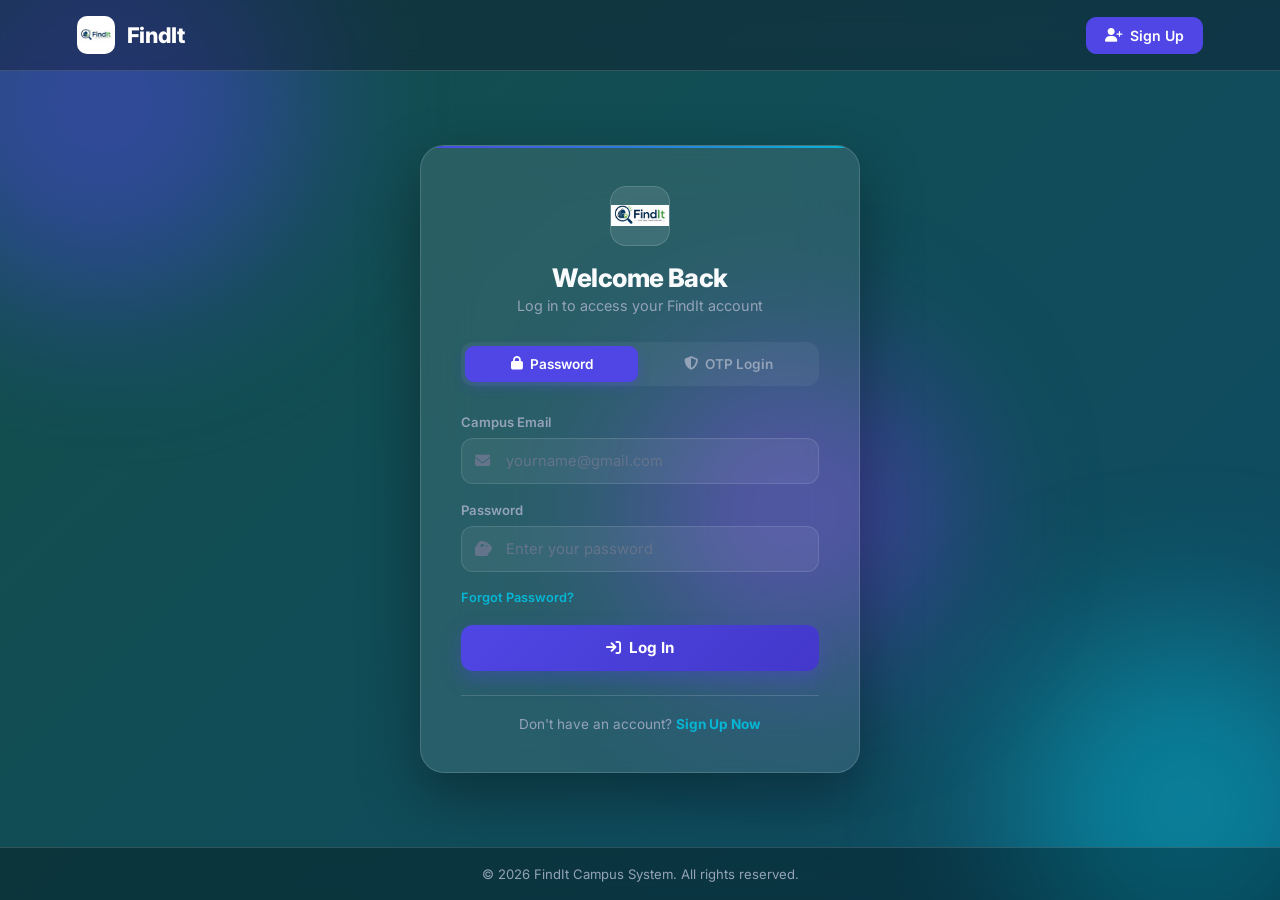
<file: pages/ReportFound.html>
<!DOCTYPE html>
<html lang="en">
<head>
    <meta charset="UTF-8">
    <meta name="viewport" content="width=device-width, initial-scale=1.0">
    <title>FindIt — Report Found Item</title>

    <link rel="icon" type="image/jpeg" href="../images/findit.jpeg">
    <link rel="stylesheet" href="https://cdnjs.cloudflare.com/ajax/libs/font-awesome/6.5.1/css/all.min.css">
    <link rel="preconnect" href="https://fonts.googleapis.com">
    <link rel="preconnect" href="https://fonts.gstatic.com" crossorigin>
    <link href="https://fonts.googleapis.com/css2?family=Inter:wght@400;500;600;700;800;900&display=swap" rel="stylesheet">

    <style>
        :root {
            --primary: #4f46e5;
            --primary-hover: #4338ca;
            --primary-glow: rgba(79, 70, 229, 0.35);
            --accent: #06b6d4;
            --success: #16a34a;
            --success-glow: rgba(22, 163, 74, 0.3);
            --warning: #f59e0b;
            --danger: #ef4444;
            --bg-body: #f6f7fb;
            --bg-card: #ffffff;
            --text-main: #0f172a;
            --text-muted: #64748b;
            --text-soft: #94a3b8;
            --border-color: #e2e8f0;
            --border-soft: #eef2f7;
            --card-shadow: 0 1px 2px rgba(15,23,42,0.04), 0 8px 24px rgba(15,23,42,0.06);
        }
        [data-theme="dark"] {
            --bg-body: #0a0f1e;
            --bg-card: #131a2e;
            --text-main: #f8fafc;
            --text-muted: #94a3b8;
            --text-soft: #64748b;
            --border-color: #243049;
            --border-soft: #1e293f;
            --card-shadow: 0 1px 2px rgba(0,0,0,0.3), 0 12px 32px rgba(0,0,0,0.4);
        }

        * { margin: 0; padding: 0; box-sizing: border-box; font-family: 'Inter', -apple-system, sans-serif; }
        html { scroll-behavior: smooth; }
        body { background: var(--bg-body); color: var(--text-main); min-height: 100vh; display: flex; flex-direction: column; transition: background-color 0.4s, color 0.4s; }

        .ambient-bg { position: fixed; inset: 0; z-index: -2; background-image: radial-gradient(circle at center, var(--border-soft) 1px, transparent 1.5px); background-size: 28px 28px; pointer-events: none; }

        .navbar { display: flex; justify-content: space-between; align-items: center; padding: 14px 6%; background: var(--bg-card); border-bottom: 1px solid var(--border-color); position: sticky; top: 0; z-index: 100; }
        .navbar-brand { display: flex; align-items: center; gap: 12px; text-decoration: none; font-size: 1.35rem; font-weight: 800; color: var(--primary); }
        .navbar-brand img { width: 38px; height: 38px; border-radius: 10px; object-fit: contain; background: #fff; padding: 2px; border: 1px solid var(--border-color); }
        .nav-actions { display: flex; align-items: center; gap: 12px; }
        .btn { padding: 10px 18px; border-radius: 10px; font-weight: 600; font-size: 0.88rem; text-decoration: none; cursor: pointer; display: inline-flex; align-items: center; gap: 8px; border: 1px solid var(--border-color); background: transparent; color: var(--text-main); transition: all 0.2s; }
        .btn:hover { border-color: var(--primary); color: var(--primary); background: rgba(79,70,229,0.06); }
        .btn-theme-toggle { background: none; border: 1px solid var(--border-color); font-size: 1.1rem; cursor: pointer; color: var(--text-main); padding: 9px; border-radius: 10px; width: 40px; height: 40px; display: flex; align-items: center; justify-content: center; transition: all 0.3s; }
        .btn-theme-toggle:hover { border-color: var(--primary); color: var(--primary); transform: rotate(20deg); }

        .form-wrapper { max-width: 760px; margin: 2rem auto; width: 92%; flex: 1; }
        .form-card { background: var(--bg-card); border-radius: 24px; padding: 2.5rem; border: 1px solid var(--border-color); box-shadow: var(--card-shadow); position: relative; overflow: hidden; }
        .form-card::before { content: ''; position: absolute; top: 0; left: 0; right: 0; height: 4px; background: linear-gradient(90deg, var(--success), var(--accent)); }

        .form-header { text-align: center; margin-bottom: 2rem; }
        .badge-pill { background: rgba(22,163,74,0.12); color: var(--success); padding: 6px 14px; border-radius: 999px; font-size: 0.78rem; font-weight: 700; display: inline-flex; align-items: center; gap: 6px; margin-bottom: 0.75rem; }
        .form-header h2 { font-size: 1.75rem; font-weight: 800; letter-spacing: -0.02em; }
        .form-header p { color: var(--text-muted); font-size: 0.92rem; margin-top: 4px; }

        .form-grid { display: grid; grid-template-columns: 1fr 1fr; gap: 1.25rem; }
        .full-width { grid-column: span 2; }
        .form-group { display: flex; flex-direction: column; gap: 0.45rem; }
        .form-group label { font-size: 0.83rem; font-weight: 700; color: var(--text-main); display: flex; align-items: center; gap: 6px; }
        .input-box { position: relative; display: flex; align-items: center; }
        .input-box > i { position: absolute; left: 14px; color: var(--text-soft); font-size: 0.95rem; pointer-events: none; transition: color 0.2s; }
        .form-input { width: 100%; padding: 0.8rem 1rem 0.8rem 2.75rem; border-radius: 12px; border: 1.5px solid var(--border-color); outline: none; font-size: 0.92rem; color: var(--text-main); background: var(--bg-body); transition: all 0.2s; }
        .form-input:focus { background: var(--bg-card); border-color: var(--success); box-shadow: 0 0 0 4px rgba(22,163,74,0.1); }
        .form-input:focus + i { color: var(--success); }
        textarea.form-input { padding-left: 1rem; resize: vertical; min-height: 90px; font-family: inherit; }
        select.form-input { padding-left: 2.75rem; cursor: pointer; }
        select.form-input option { background: var(--bg-card); color: var(--text-main); }

        .dropzone { border: 2px dashed var(--border-color); background: var(--bg-body); border-radius: 16px; padding: 2rem 1.5rem; text-align: center; cursor: pointer; transition: all 0.25s; }
        .dropzone:hover, .dropzone.dragover { border-color: var(--success); background: rgba(22,163,74,0.04); }
        .dropzone.dragover { transform: scale(1.01); }
        .dropzone-icon { font-size: 2.2rem; color: var(--success); margin-bottom: 0.75rem; }
        .dropzone-text { font-size: 0.9rem; font-weight: 600; color: var(--text-main); }
        .dropzone-hint { font-size: 0.76rem; color: var(--text-soft); margin-top: 4px; }
        .preview-container { display: none; margin-top: 1rem; }
        .preview-container.show { display: block; animation: fadeIn 0.3s; }
        @keyframes fadeIn { from { opacity: 0; } to { opacity: 1; } }
        .preview-image { width: 140px; height: 140px; border-radius: 14px; object-fit: cover; border: 2px solid var(--border-color); margin: 0 auto; display: block; }
        .preview-remove { display: block; margin: 0.75rem auto 0; background: none; border: 1px solid var(--danger); color: var(--danger); padding: 6px 14px; border-radius: 8px; font-size: 0.78rem; font-weight: 600; cursor: pointer; transition: all 0.2s; }
        .preview-remove:hover { background: var(--danger); color: #fff; }

        .btn-submit { background: linear-gradient(135deg, var(--success), #059669); color: #fff; font-weight: 700; padding: 0.9rem; border-radius: 12px; border: none; cursor: pointer; width: 100%; font-size: 1rem; display: flex; align-items: center; justify-content: center; gap: 8px; box-shadow: 0 10px 20px -5px var(--success-glow); transition: transform 0.2s, box-shadow 0.2s; }
        .btn-submit:hover { transform: translateY(-2px); box-shadow: 0 15px 25px -5px var(--success-glow); }
        .btn-submit:disabled { opacity: 0.6; cursor: not-allowed; }

        .spinner { display: inline-block; width: 16px; height: 16px; border: 2px solid rgba(255,255,255,0.3); border-top-color: #fff; border-radius: 50%; animation: spin 0.6s linear infinite; }
        @keyframes spin { to { transform: rotate(360deg); } }

        /* Gallery */
        .gallery-section { max-width: 1100px; margin: 3rem auto 0; width: 92%; padding-bottom: 2rem; }
        .gallery-header { display: flex; justify-content: space-between; align-items: center; margin-bottom: 1.5rem; }
        .gallery-header h3 { font-size: 1.3rem; font-weight: 800; }
        .gallery-header p { font-size: 0.85rem; color: var(--text-muted); margin-top: 2px; }
        .gallery-grid { display: grid; grid-template-columns: repeat(auto-fill, minmax(220px, 1fr)); gap: 18px; }
        .gallery-card { background: var(--bg-card); border: 1px solid var(--border-color); border-radius: 16px; overflow: hidden; box-shadow: var(--card-shadow); transition: transform 0.3s, box-shadow 0.3s; }
        .gallery-card:hover { transform: translateY(-6px); box-shadow: 0 12px 28px rgba(15,23,42,0.12); }
        .gallery-card .img-wrap { width: 100%; height: 160px; background: var(--border-soft); display: flex; align-items: center; justify-content: center; overflow: hidden; }
        .gallery-card .img-wrap img { width: 100%; height: 100%; object-fit: cover; }
        .gallery-card .img-wrap i { font-size: 2.5rem; color: var(--text-soft); }
        .gallery-card .body { padding: 14px; }
        .gallery-card .body h4 { font-size: 0.95rem; font-weight: 700; margin-bottom: 4px; }
        .gallery-card .body .meta { font-size: 0.78rem; color: var(--text-muted); display: flex; align-items: center; gap: 5px; }
        .gallery-card .badge { display: inline-block; font-size: 0.62rem; font-weight: 800; padding: 3px 9px; border-radius: 999px; margin-top: 8px; background: rgba(22,163,74,0.14); color: var(--success); text-transform: uppercase; }
        .empty-gallery { grid-column: 1/-1; text-align: center; padding: 40px 20px; color: var(--text-muted); }
        .empty-gallery i { font-size: 2.5rem; color: var(--text-soft); margin-bottom: 10px; }

        .toast { position: fixed; top: 80px; right: 24px; z-index: 200; display: flex; align-items: center; gap: 12px; padding: 14px 18px; background: var(--bg-card); border: 1px solid var(--border-color); border-radius: 14px; box-shadow: 0 12px 32px rgba(15,23,42,0.16); max-width: 340px; animation: toastIn 0.4s cubic-bezier(0.16,1,0.3,1); }
        .toast.out { animation: toastOut 0.3s forwards; }
        @keyframes toastIn { from { opacity:0; transform: translateX(120%); } to { opacity:1; transform: translateX(0); } }
        @keyframes toastOut { to { opacity:0; transform: translateX(120%); } }
        .toast .ico { width:36px; height:36px; border-radius:10px; display:flex; align-items:center; justify-content:center; flex-shrink:0; }
        .toast .ico.success { background: rgba(22,163,74,0.14); color: var(--success); }
        .toast .ico.error { background: rgba(239,68,68,0.14); color: var(--danger); }
        .toast .ico.info { background: rgba(79,70,229,0.14); color: var(--primary); }
        .toast .body .t { font-weight:700; font-size:0.85rem; color: var(--text-main); }
        .toast .body .s { font-size:0.75rem; color: var(--text-muted); margin-top:2px; }

        .site-footer { background: #0a0f1e; color: #94a3b8; padding: 18px 6%; margin-top: auto; text-align: center; font-size: 0.82rem; }

        @media (max-width: 640px) {
            .form-grid { grid-template-columns: 1fr; }
            .full-width { grid-column: span 1; }
            .form-card { padding: 1.75rem 1.5rem; }
        }
    </style>
</head>
<body>

    <div class="ambient-bg"></div>

    <header class="navbar">
        <a href="../index.html" class="navbar-brand">
            <img src="../images/findit.jpeg" alt="FindIt" onerror="this.style.display='none'">
            <span>FindIt</span>
        </a>
        <div class="nav-actions">
            <button onclick="toggleTheme()" class="btn-theme-toggle" id="themeToggleBtn"><i id="themeToggleIcon" class="fa-solid fa-moon"></i></button>
            <a href="../index.html" class="btn"><i class="fa-solid fa-house"></i> Home</a>
        </div>
    </header>

    <main class="form-wrapper">
        <div class="form-card">
            <div class="form-header">
                <span class="badge-pill"><i class="fa-solid fa-hand-holding-heart"></i> Found Item Report</span>
                <h2>Report a Found Item</h2>
                <p>Help return a lost item to its rightful owner on campus</p>
            </div>

            <form id="foundReportForm" onsubmit="handleFoundFormSubmit(event)" autocomplete="off">
                <div class="form-grid">
                    <div class="form-group full-width">
                        <label for="itemName"><i class="fa-solid fa-tag"></i> Item Found *</label>
                        <div class="input-box">
                            <input type="text" id="itemName" class="form-input" placeholder="e.g. HP Wireless Mouse / Black Boat Earbuds Case" required>
                            <i class="fa-solid fa-box"></i>
                        </div>
                    </div>

                    <div class="form-group">
                        <label for="category"><i class="fa-solid fa-layer-group"></i> Category *</label>
                        <div class="input-box">
                            <select id="category" class="form-input" required>
                                <option value="" disabled selected>Select Category</option>
                                <option value="Electronics">Electronics &amp; Gadgets</option>
                                <option value="ID Card">ID &amp; Official Cards</option>
                                <option value="Keys">Keys &amp; Chains</option>
                                <option value="Study Material">Books &amp; Calculators</option>
                                <option value="Personal Belongings">Bags &amp; Wallets</option>
                                <option value="Others">Others</option>
                            </select>
                            <i class="fa-solid fa-list-check"></i>
                        </div>
                    </div>

                    <div class="form-group">
                        <label for="location"><i class="fa-solid fa-location-dot"></i> Found Location *</label>
                        <div class="input-box">
                            <input type="text" id="location" class="form-input" placeholder="e.g. Canteen Table #4 / CS Lab 3" required>
                            <i class="fa-solid fa-compass"></i>
                        </div>
                    </div>

                    <div class="form-group">
                        <label for="foundDate"><i class="fa-solid fa-calendar-day"></i> Date Found</label>
                        <div class="input-box">
                            <input type="date" id="foundDate" class="form-input">
                            <i class="fa-solid fa-clock"></i>
                        </div>
                    </div>

                    <div class="form-group">
                        <label for="contactInfo"><i class="fa-solid fa-phone"></i> Your Contact *</label>
                        <div class="input-box">
                            <input type="tel" id="contactInfo" class="form-input" placeholder="e.g. +91 9876543210" required>
                            <i class="fa-solid fa-mobile-screen"></i>
                        </div>
                    </div>

                    <div class="form-group full-width">
                        <label for="description"><i class="fa-solid fa-align-left"></i> Description &amp; Verification Clues</label>
                        <textarea id="description" class="form-input" placeholder="Describe the item condition or mention what the owner needs to prove to claim it..."></textarea>
                    </div>

                    <div class="form-group full-width">
                        <label><i class="fa-solid fa-image"></i> Item Image (Drag &amp; Drop or Click)</label>
                        <div class="dropzone" id="dropzone">
                            <div class="dropzone-icon"><i class="fa-solid fa-cloud-arrow-up"></i></div>
                            <div class="dropzone-text">Drag &amp; drop your item image here</div>
                            <div class="dropzone-hint">or click to browse — PNG, JPG up to 5MB</div>
                            <input type="file" id="itemImage" accept="image/*" style="display:none;">
                        </div>
                        <div class="preview-container" id="previewContainer">
                            <img id="previewImage" class="preview-image" alt="Preview">
                            <button type="button" class="preview-remove" onclick="removeImage()"><i class="fa-solid fa-trash"></i> Remove Image</button>
                        </div>
                    </div>
                </div>

                <div style="margin-top: 2rem;">
                    <button type="submit" class="btn-submit" id="btnSubmit">
                        <i class="fa-solid fa-circle-check"></i> Publish Found Item Report
                    </button>
                </div>
            </form>
        </div>
    </main>

    <!-- Found Items Gallery -->
    <section class="gallery-section">
        <div class="gallery-header">
            <div>
                <h3>Found Items Gallery</h3>
                <p>Items reported by the community — instantly visible here</p>
            </div>
        </div>
        <div class="gallery-grid" id="galleryGrid"></div>
    </section>

    <footer class="site-footer">&copy; 2026 FindIt Campus System. All rights reserved.</footer>

    <script>
    const savedTheme = localStorage.getItem('findit_theme') || 'light';
    document.documentElement.setAttribute('data-theme', savedTheme);
    function toggleTheme() {
        const cur = document.documentElement.getAttribute('data-theme');
        const next = cur === 'dark' ? 'light' : 'dark';
        document.documentElement.setAttribute('data-theme', next);
        localStorage.setItem('findit_theme', next);
        document.getElementById('themeToggleIcon').className = next === 'dark' ? 'fa-solid fa-sun' : 'fa-solid fa-moon';
    }
    document.getElementById('themeToggleIcon').className = savedTheme === 'dark' ? 'fa-solid fa-sun' : 'fa-solid fa-moon';

    document.addEventListener('DOMContentLoaded', () => {
        const u = JSON.parse(localStorage.getItem('findit_logged_user'));
        if (!u) { 
            showToast('info', 'Login Required', 'Please log in to report a found item.'); 
            setTimeout(() => window.location.href = 'Login.html', 1200); 
        }
        renderGallery();
    });

    // Drag & drop
    const dropzone = document.getElementById('dropzone');
    const fileInput = document.getElementById('itemImage');
    const previewContainer = document.getElementById('previewContainer');
    const previewImage = document.getElementById('previewImage');
    let uploadedImage = '';

    dropzone.addEventListener('click', () => fileInput.click());
    dropzone.addEventListener('dragover', e => { e.preventDefault(); dropzone.classList.add('dragover'); });
    dropzone.addEventListener('dragleave', () => dropzone.classList.remove('dragover'));
    dropzone.addEventListener('drop', e => {
        e.preventDefault(); dropzone.classList.remove('dragover');
        if (e.dataTransfer.files[0]) handleFile(e.dataTransfer.files[0]);
    });
    fileInput.addEventListener('change', e => { if (e.target.files[0]) handleFile(e.target.files[0]); });

    function handleFile(file) {
        if (!file.type.startsWith('image/')) { showToast('error', 'Invalid File', 'Please upload an image file.'); return; }
        if (file.size > 5 * 1024 * 1024) { showToast('error', 'File Too Large', 'Maximum size is 5MB.'); return; }
        const reader = new FileReader();
        reader.onload = e => {
            uploadedImage = e.target.result;
            previewImage.src = uploadedImage;
            previewContainer.classList.add('show');
            showToast('success', 'Image Added', file.name);
        };
        reader.readAsDataURL(file);
    }

    function removeImage() {
        uploadedImage = '';
        previewImage.src = '';
        previewContainer.classList.remove('show');
        fileInput.value = '';
    }

    function showToast(type, title, sub) {
        const icons = { success: 'fa-circle-check', error: 'fa-circle-exclamation', info: 'fa-circle-info' };
        const el = document.createElement('div');
        el.className = 'toast';
        el.innerHTML = `<div class="ico ${type}"><i class="fa-solid ${icons[type]}"></i></div><div class="body"><div class="t">${title}</div><div class="s">${sub}</div></div>`;
        document.body.appendChild(el);
        setTimeout(() => { el.classList.add('out'); setTimeout(() => el.remove(), 300); }, 3500);
    }

    function resolveIcon(itemName, category) {
        const n = (itemName || '').toLowerCase();
        const c = (category || '').toLowerCase();
        if (n.includes('key') || c.includes('key')) return 'fa-key';
        if (n.includes('laptop') || n.includes('hp') || c.includes('electronic')) return 'fa-laptop';
        if (n.includes('id') || c.includes('id')) return 'fa-id-card';
        if (n.includes('wallet') || c.includes('personal')) return 'fa-wallet';
        if (n.includes('phone') || n.includes('mobile')) return 'fa-mobile-screen';
        if (n.includes('book')) return 'fa-book';
        if (n.includes('bag') || n.includes('backpack')) return 'fa-bag-shopping';
        return 'fa-box';
    }

    function handleFoundFormSubmit(e) {
        e.preventDefault();
        const activeUser = JSON.parse(localStorage.getItem('findit_logged_user'));
        if (!activeUser) { 
            showToast('error', 'Session Expired', 'Please log in first.'); 
            setTimeout(() => window.location.href = 'Login.html', 1200); 
            return; 
        }

        const btn = document.getElementById('btnSubmit');
        btn.disabled = true; 
        btn.innerHTML = '<span class="spinner"></span> Publishing & Notifying Admin...';

        const itemName = document.getElementById('itemName').value;
        const icon = resolveIcon(itemName, document.getElementById('category').value);

        const newReport = {
            id: 'F-' + Date.now(),
            type: 'Found',
            itemName,
            category: document.getElementById('category').value || 'Others',
            location: document.getElementById('location').value,
            foundDate: document.getElementById('foundDate').value || 'Recently',
            contact: document.getElementById('contactInfo').value,
            description: document.getElementById('description').value || 'No extra description provided.',
            userName: activeUser.fullname || 'Student',
            dept: activeUser.dept || activeUser.role || 'General',
            userEmail: activeUser.email,
            status: 'PENDING',
            icon,
            imageURL: uploadedImage || '',
            createdAt: Date.now()
        };

        // 1. Save to primary system reports
        const reports = JSON.parse(localStorage.getItem('findit_all_reports') || '[]');
        reports.unshift(newReport);
        localStorage.setItem('findit_all_reports', JSON.stringify(reports));

        // 2. Sync directly to Admin Dashboard storage
        const adminReports = JSON.parse(localStorage.getItem('findit_admin_reports') || '[]');
        adminReports.unshift(newReport);
        localStorage.setItem('findit_admin_reports', JSON.stringify(adminReports));

        // 3. Queue notification for Admin Dashboard
        const adminNotifications = JSON.parse(localStorage.getItem('findit_admin_notifications') || '[]');
        adminNotifications.push({
            id: newReport.id,
            title: 'New Found Item Reported!',
            message: `${newReport.itemName} found at ${newReport.location}`,
            timestamp: newReport.createdAt,
            type: 'Found'
        });
        localStorage.setItem('findit_admin_notifications', JSON.stringify(adminNotifications));

        // 4. Send real-time event to open Admin tabs
        try {
            const channel = new BroadcastChannel('findit_realtime_channel');
            channel.postMessage({
                event: 'NEW_REPORT_SUBMITTED',
                data: newReport
            });
        } catch (err) {
            console.log('BroadcastChannel fallback:', err);
        }

        // Reset form & update local gallery
        setTimeout(() => {
            showToast('Success', 'Report Published', 'Found item added to gallery and sent to Admin!');
            document.getElementById('foundReportForm').reset();
            removeImage();
            renderGallery();
            btn.disabled = false; 
            btn.innerHTML = '<i class="fa-solid fa-circle-check"></i> Publish Found Item Report';
        }, 800);
    }

    function renderGallery() {
        const grid = document.getElementById('galleryGrid');
        const reports = JSON.parse(localStorage.getItem('findit_all_reports') || '[]');
        const found = reports.filter(r => r.type === 'Found');

        if (found.length === 0) {
            grid.innerHTML = `<div class="empty-gallery"><i class="fa-solid fa-images"></i><p>No found items reported yet. Be the first to help!</p></div>`;
            return;
        }

        grid.innerHTML = found.map(item => {
            const icon = item.icon || resolveIcon(item.itemName, item.category);
            const imgHTML = item.imageURL
                ? `<img src="${item.imageURL}" alt="${item.itemName}">`
                : `<i class="fa-solid ${icon}"></i>`;
            return `
                <div class="gallery-card">
                    <div class="img-wrap">${imgHTML}</div>
                    <div class="body">
                        <h4>${item.itemName}</h4>
                        <div class="meta"><i class="fa-solid fa-location-dot"></i> ${item.location}</div>
                        <div class="meta"><i class="fa-regular fa-clock"></i> ${item.foundDate || 'Recently'}</div>
                        <span class="badge">Found</span>
                    </div>
                </div>
            `;
        }).join('');
    }
    </script>
</body>
</html>
</file>
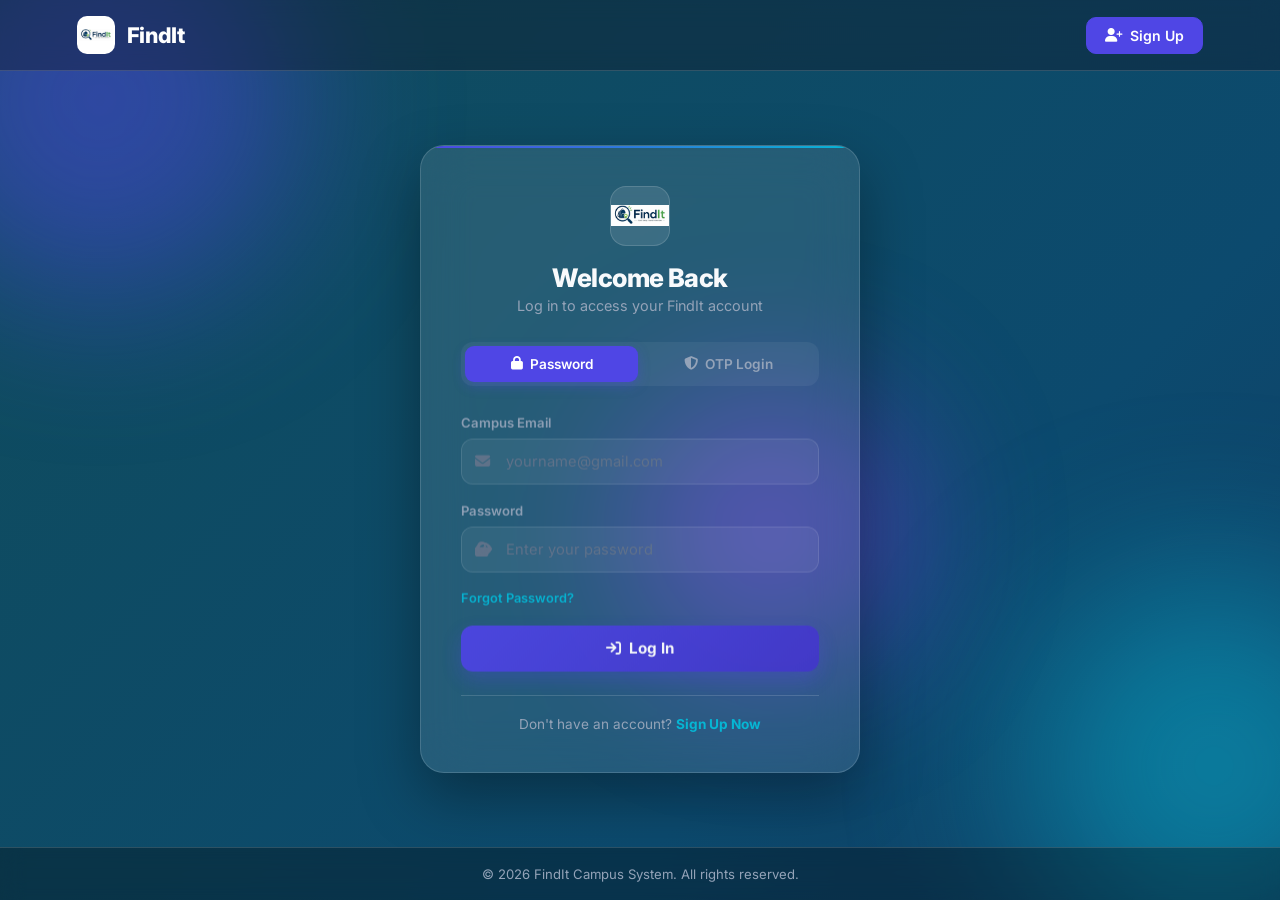
<file: pages/ReportLost.html>
<!DOCTYPE html>
<html lang="en">
<head>
    <meta charset="UTF-8">
    <meta name="viewport" content="width=device-width, initial-scale=1.0">
    <title>FindIt — Report Lost Item</title>

    <link rel="icon" type="image/jpeg" href="../images/findit.jpeg">
    <link rel="stylesheet" href="https://cdnjs.cloudflare.com/ajax/libs/font-awesome/6.5.1/css/all.min.css">
    <link rel="preconnect" href="https://fonts.googleapis.com">
    <link rel="preconnect" href="https://fonts.gstatic.com" crossorigin>
    <link href="https://fonts.googleapis.com/css2?family=Inter:wght@400;500;600;700;800;900&display=swap" rel="stylesheet">

    <style>
        :root {
            --primary: #4f46e5;
            --primary-hover: #4338ca;
            --primary-glow: rgba(79, 70, 229, 0.35);
            --accent: #06b6d4;
            --success: #16a34a;
            --warning: #f59e0b;
            --danger: #ef4444;
            --danger-glow: rgba(239, 68, 68, 0.3);
            --bg-body: #f6f7fb;
            --bg-card: #ffffff;
            --text-main: #0f172a;
            --text-muted: #64748b;
            --text-soft: #94a3b8;
            --border-color: #e2e8f0;
            --border-soft: #eef2f7;
            --card-shadow: 0 1px 2px rgba(15,23,42,0.04), 0 8px 24px rgba(15,23,42,0.06);
        }
        [data-theme="dark"] {
            --bg-body: #0a0f1e;
            --bg-card: #131a2e;
            --text-main: #f8fafc;
            --text-muted: #94a3b8;
            --text-soft: #64748b;
            --border-color: #243049;
            --border-soft: #1e293f;
            --card-shadow: 0 1px 2px rgba(0,0,0,0.3), 0 12px 32px rgba(0,0,0,0.4);
        }

        * { margin: 0; padding: 0; box-sizing: border-box; font-family: 'Inter', -apple-system, sans-serif; }
        html { scroll-behavior: smooth; }
        body { background: var(--bg-body); color: var(--text-main); min-height: 100vh; display: flex; flex-direction: column; transition: background-color 0.4s, color 0.4s; }

        .ambient-bg { position: fixed; inset: 0; z-index: -2; background-image: radial-gradient(circle at center, var(--border-soft) 1px, transparent 1.5px); background-size: 28px 28px; pointer-events: none; }

        /* Navbar */
        .navbar { display: flex; justify-content: space-between; align-items: center; padding: 14px 6%; background: var(--bg-card); border-bottom: 1px solid var(--border-color); position: sticky; top: 0; z-index: 100; }
        .navbar-brand { display: flex; align-items: center; gap: 12px; text-decoration: none; font-size: 1.35rem; font-weight: 800; color: var(--primary); }
        .navbar-brand img { width: 38px; height: 38px; border-radius: 10px; object-fit: contain; background: #fff; padding: 2px; border: 1px solid var(--border-color); }
        .nav-actions { display: flex; align-items: center; gap: 12px; }
        .btn { padding: 10px 18px; border-radius: 10px; font-weight: 600; font-size: 0.88rem; text-decoration: none; cursor: pointer; display: inline-flex; align-items: center; gap: 8px; border: 1px solid var(--border-color); background: transparent; color: var(--text-main); transition: all 0.2s; }
        .btn:hover { border-color: var(--primary); color: var(--primary); background: rgba(79,70,229,0.06); }
        .btn-primary { background: var(--primary); color: #fff; border-color: var(--primary); box-shadow: 0 6px 16px var(--primary-glow); }
        .btn-primary:hover { background: var(--primary-hover); color: #fff; }
        .btn-theme-toggle { background: none; border: 1px solid var(--border-color); font-size: 1.1rem; cursor: pointer; color: var(--text-main); padding: 9px; border-radius: 10px; width: 40px; height: 40px; display: flex; align-items: center; justify-content: center; transition: all 0.3s; }
        .btn-theme-toggle:hover { border-color: var(--primary); color: var(--primary); transform: rotate(20deg); }

        /* Form */
        .form-wrapper { max-width: 760px; margin: 2rem auto; width: 92%; flex: 1; }
        .form-card { background: var(--bg-card); border-radius: 24px; padding: 2.5rem; border: 1px solid var(--border-color); box-shadow: var(--card-shadow); position: relative; overflow: hidden; }
        .form-card::before { content: ''; position: absolute; top: 0; left: 0; right: 0; height: 4px; background: linear-gradient(90deg, var(--danger), #f97316); }

        .form-header { text-align: center; margin-bottom: 2rem; }
        .badge-pill { background: rgba(239,68,68,0.12); color: var(--danger); padding: 6px 14px; border-radius: 999px; font-size: 0.78rem; font-weight: 700; display: inline-flex; align-items: center; gap: 6px; margin-bottom: 0.75rem; }
        .form-header h2 { font-size: 1.75rem; font-weight: 800; letter-spacing: -0.02em; }
        .form-header p { color: var(--text-muted); font-size: 0.92rem; margin-top: 4px; }

        .form-grid { display: grid; grid-template-columns: 1fr 1fr; gap: 1.25rem; }
        .full-width { grid-column: span 2; }
        .form-group { display: flex; flex-direction: column; gap: 0.45rem; }
        .form-group label { font-size: 0.83rem; font-weight: 700; color: var(--text-main); display: flex; align-items: center; gap: 6px; }
        .input-box { position: relative; display: flex; align-items: center; }
        .input-box > i { position: absolute; left: 14px; color: var(--text-soft); font-size: 0.95rem; pointer-events: none; transition: color 0.2s; }
        .form-input { width: 100%; padding: 0.8rem 1rem 0.8rem 2.75rem; border-radius: 12px; border: 1.5px solid var(--border-color); outline: none; font-size: 0.92rem; color: var(--text-main); background: var(--bg-body); transition: all 0.2s; }
        .form-input:focus { background: var(--bg-card); border-color: var(--danger); box-shadow: 0 0 0 4px rgba(239,68,68,0.1); }
        .form-input:focus + i { color: var(--danger); }
        textarea.form-input { padding-left: 1rem; resize: vertical; min-height: 90px; font-family: inherit; }
        select.form-input { padding-left: 2.75rem; cursor: pointer; }
        select.form-input option { background: var(--bg-card); color: var(--text-main); }

        /* Drag-drop upload */
        .dropzone { border: 2px dashed var(--border-color); background: var(--bg-body); border-radius: 16px; padding: 2rem 1.5rem; text-align: center; cursor: pointer; transition: all 0.25s; position: relative; }
        .dropzone:hover, .dropzone.dragover { border-color: var(--danger); background: rgba(239,68,68,0.04); }
        .dropzone.dragover { transform: scale(1.01); }
        .dropzone-icon { font-size: 2.2rem; color: var(--danger); margin-bottom: 0.75rem; }
        .dropzone-text { font-size: 0.9rem; font-weight: 600; color: var(--text-main); }
        .dropzone-hint { font-size: 0.76rem; color: var(--text-soft); margin-top: 4px; }
        .preview-container { display: none; margin-top: 1rem; }
        .preview-container.show { display: block; animation: fadeIn 0.3s; }
        @keyframes fadeIn { from { opacity: 0; } to { opacity: 1; } }
        .preview-image { width: 140px; height: 140px; border-radius: 14px; object-fit: cover; border: 2px solid var(--border-color); margin: 0 auto; display: block; }
        .preview-remove { display: block; margin: 0.75rem auto 0; background: none; border: 1px solid var(--danger); color: var(--danger); padding: 6px 14px; border-radius: 8px; font-size: 0.78rem; font-weight: 600; cursor: pointer; transition: all 0.2s; }
        .preview-remove:hover { background: var(--danger); color: #fff; }

        .btn-submit { background: linear-gradient(135deg, var(--danger), #dc2626); color: #fff; font-weight: 700; padding: 0.9rem; border-radius: 12px; border: none; cursor: pointer; width: 100%; font-size: 1rem; display: flex; align-items: center; justify-content: center; gap: 8px; box-shadow: 0 10px 20px -5px var(--danger-glow); transition: transform 0.2s, box-shadow 0.2s; }
        .btn-submit:hover { transform: translateY(-2px); box-shadow: 0 15px 25px -5px var(--danger-glow); }
        .btn-submit:disabled { opacity: 0.6; cursor: not-allowed; }

        .spinner { display: inline-block; width: 16px; height: 16px; border: 2px solid rgba(255,255,255,0.3); border-top-color: #fff; border-radius: 50%; animation: spin 0.6s linear infinite; }
        @keyframes spin { to { transform: rotate(360deg); } }

        .toast { position: fixed; top: 80px; right: 24px; z-index: 200; display: flex; align-items: center; gap: 12px; padding: 14px 18px; background: var(--bg-card); border: 1px solid var(--border-color); border-radius: 14px; box-shadow: 0 12px 32px rgba(15,23,42,0.16); max-width: 340px; animation: toastIn 0.4s cubic-bezier(0.16,1,0.3,1); }
        .toast.out { animation: toastOut 0.3s forwards; }
        @keyframes toastIn { from { opacity:0; transform: translateX(120%); } to { opacity:1; transform: translateX(0); } }
        @keyframes toastOut { to { opacity:0; transform: translateX(120%); } }
        .toast .ico { width:36px; height:36px; border-radius:10px; display:flex; align-items:center; justify-content:center; flex-shrink:0; }
        .toast .ico.success { background: rgba(22,163,74,0.14); color: var(--success); }
        .toast .ico.error { background: rgba(239,68,68,0.14); color: var(--danger); }
        .toast .ico.info { background: rgba(79,70,229,0.14); color: var(--primary); }
        .toast .body .t { font-weight:700; font-size:0.85rem; color: var(--text-main); }
        .toast .body .s { font-size:0.75rem; color: var(--text-muted); margin-top:2px; }

        .site-footer { background: #0a0f1e; color: #94a3b8; padding: 18px 6%; margin-top: auto; text-align: center; font-size: 0.82rem; }

        @media (max-width: 640px) {
            .form-grid { grid-template-columns: 1fr; }
            .full-width { grid-column: span 1; }
            .form-card { padding: 1.75rem 1.5rem; }
        }
    </style>
</head>
<body>

    <div class="ambient-bg"></div>

    <header class="navbar">
        <a href="../index.html" class="navbar-brand">
            <img src="../images/findit.jpeg" alt="FindIt" onerror="this.style.display='none'">
            <span>FindIt</span>
        </a>
        <div class="nav-actions">
            <button onclick="toggleTheme()" class="btn-theme-toggle" id="themeToggleBtn"><i id="themeToggleIcon" class="fa-solid fa-moon"></i></button>
            <a href="../index.html" class="btn"><i class="fa-solid fa-house"></i> Home</a>
        </div>
    </header>

    <main class="form-wrapper">
        <div class="form-card">
            <div class="form-header">
                <span class="badge-pill"><i class="fa-solid fa-triangle-exclamation"></i> Missing Item Report</span>
                <h2>Report a Lost Item</h2>
                <p>Provide details to alert students across campus and speed up recovery</p>
            </div>

            <form id="lostReportForm" onsubmit="handleLostFormSubmit(event)" autocomplete="off">
                <div class="form-grid">
                    <div class="form-group full-width">
                        <label for="itemName"><i class="fa-solid fa-tag"></i> Item Name *</label>
                        <div class="input-box">
                            <input type="text" id="itemName" class="form-input" placeholder="e.g. Blue Dell Laptop / Black Leather Wallet" required>
                            <i class="fa-solid fa-box"></i>
                        </div>
                    </div>

                    <div class="form-group">
                        <label for="category"><i class="fa-solid fa-layer-group"></i> Category *</label>
                        <div class="input-box">
                            <select id="category" class="form-input" required>
                                <option value="" disabled selected>Select Category</option>
                                <option value="Electronics">Electronics &amp; Gadgets</option>
                                <option value="ID Card">ID &amp; Official Cards</option>
                                <option value="Keys">Keys &amp; Chains</option>
                                <option value="Study Material">Books &amp; Calculators</option>
                                <option value="Personal Belongings">Bags &amp; Wallets</option>
                                <option value="Others">Others</option>
                            </select>
                            <i class="fa-solid fa-list-check"></i>
                        </div>
                    </div>

                    <div class="form-group">
                        <label for="location"><i class="fa-solid fa-location-dot"></i> Lost Location *</label>
                        <div class="input-box">
                            <input type="text" id="location" class="form-input" placeholder="e.g. Central Library 2nd Floor" required>
                            <i class="fa-solid fa-compass"></i>
                        </div>
                    </div>

                    <div class="form-group">
                        <label for="lostDate"><i class="fa-solid fa-calendar-day"></i> Date Lost</label>
                        <div class="input-box">
                            <input type="date" id="lostDate" class="form-input">
                            <i class="fa-solid fa-clock"></i>
                        </div>
                    </div>

                    <div class="form-group">
                        <label for="contactInfo"><i class="fa-solid fa-phone"></i> Contact Phone *</label>
                        <div class="input-box">
                            <input type="tel" id="contactInfo" class="form-input" placeholder="e.g. +91 9876543210" required>
                            <i class="fa-solid fa-mobile-screen"></i>
                        </div>
                    </div>

                    <div class="form-group full-width">
                        <label for="ownerName"><i class="fa-solid fa-user"></i> Owner Name *</label>
                        <div class="input-box">
                            <input type="text" id="ownerName" class="form-input" placeholder="Your full name" required>
                            <i class="fa-solid fa-id-badge"></i>
                        </div>
                    </div>

                    <div class="form-group full-width">
                        <label for="description"><i class="fa-solid fa-align-left"></i> Description &amp; Identifiers</label>
                        <textarea id="description" class="form-input" placeholder="Mention stickers, scratches, brand name, or specific contents inside to verify ownership..."></textarea>
                    </div>

                    <div class="form-group full-width">
                        <label><i class="fa-solid fa-image"></i> Item Image (Drag &amp; Drop or Click)</label>
                        <div class="dropzone" id="dropzone">
                            <div class="dropzone-icon"><i class="fa-solid fa-cloud-arrow-up"></i></div>
                            <div class="dropzone-text">Drag &amp; drop your item image here</div>
                            <div class="dropzone-hint">or click to browse — PNG, JPG up to 5MB</div>
                            <input type="file" id="itemImage" accept="image/*" style="display:none;">
                        </div>
                        <div class="preview-container" id="previewContainer">
                            <img id="previewImage" class="preview-image" alt="Preview">
                            <button type="button" class="preview-remove" onclick="removeImage()"><i class="fa-solid fa-trash"></i> Remove Image</button>
                        </div>
                    </div>
                </div>

                <div style="margin-top: 2rem;">
                    <button type="submit" class="btn-submit" id="btnSubmit">
                        <i class="fa-solid fa-paper-plane"></i> Publish Lost Item Report
                    </button>
                </div>
            </form>
        </div>
    </main>

    <footer class="site-footer">&copy; 2026 FindIt Campus System. All rights reserved.</footer>

    <script>
    const savedTheme = localStorage.getItem('findit_theme') || 'light';
    document.documentElement.setAttribute('data-theme', savedTheme);
    function toggleTheme() {
        const cur = document.documentElement.getAttribute('data-theme');
        const next = cur === 'dark' ? 'light' : 'dark';
        document.documentElement.setAttribute('data-theme', next);
        localStorage.setItem('findit_theme', next);
        document.getElementById('themeToggleIcon').className = next === 'dark' ? 'fa-solid fa-sun' : 'fa-solid fa-moon';
    }
    document.getElementById('themeToggleIcon').className = savedTheme === 'dark' ? 'fa-solid fa-sun' : 'fa-solid fa-moon';

    // Auth guard
    document.addEventListener('DOMContentLoaded', () => {
        const u = JSON.parse(localStorage.getItem('findit_logged_user'));
        if (!u) { showToast('info', 'Login Required', 'Please log in to report a lost item.'); setTimeout(() => window.location.href = 'Login.html', 1200); }
        else { document.getElementById('ownerName').value = u.fullname || ''; }
    });

    // Drag & drop
    const dropzone = document.getElementById('dropzone');
    const fileInput = document.getElementById('itemImage');
    const previewContainer = document.getElementById('previewContainer');
    const previewImage = document.getElementById('previewImage');
    let uploadedImage = '';

    dropzone.addEventListener('click', () => fileInput.click());
    dropzone.addEventListener('dragover', e => { e.preventDefault(); dropzone.classList.add('dragover'); });
    dropzone.addEventListener('dragleave', () => dropzone.classList.remove('dragover'));
    dropzone.addEventListener('drop', e => {
        e.preventDefault(); dropzone.classList.remove('dragover');
        if (e.dataTransfer.files[0]) handleFile(e.dataTransfer.files[0]);
    });
    fileInput.addEventListener('change', e => { if (e.target.files[0]) handleFile(e.target.files[0]); });

    function handleFile(file) {
        if (!file.type.startsWith('image/')) { showToast('error', 'Invalid File', 'Please upload an image file.'); return; }
        if (file.size > 5 * 1024 * 1024) { showToast('error', 'File Too Large', 'Maximum size is 5MB.'); return; }
        const reader = new FileReader();
        reader.onload = e => {
            uploadedImage = e.target.result;
            previewImage.src = uploadedImage;
            previewContainer.classList.add('show');
            showToast('success', 'Image Added', file.name);
        };
        reader.readAsDataURL(file);
    }

    function removeImage() {
        uploadedImage = '';
        previewImage.src = '';
        previewContainer.classList.remove('show');
        fileInput.value = '';
    }

    function showToast(type, title, sub) {
        const icons = { success: 'fa-circle-check', error: 'fa-circle-exclamation', info: 'fa-circle-info' };
        const el = document.createElement('div');
        el.className = 'toast';
        el.innerHTML = `<div class="ico ${type}"><i class="fa-solid ${icons[type]}"></i></div><div class="body"><div class="t">${title}</div><div class="s">${sub}</div></div>`;
        document.body.appendChild(el);
        setTimeout(() => { el.classList.add('out'); setTimeout(() => el.remove(), 300); }, 3500);
    }

    function resolveIcon(itemName, category) {
        const n = (itemName || '').toLowerCase();
        const c = (category || '').toLowerCase();
        if (n.includes('key') || c.includes('key')) return 'fa-key';
        if (n.includes('laptop') || n.includes('hp') || c.includes('electronic')) return 'fa-laptop';
        if (n.includes('id') || c.includes('id')) return 'fa-id-card';
        if (n.includes('wallet') || c.includes('personal')) return 'fa-wallet';
        if (n.includes('phone') || n.includes('mobile')) return 'fa-mobile-screen';
        if (n.includes('book')) return 'fa-book';
        if (n.includes('bag') || n.includes('backpack')) return 'fa-bag-shopping';
        return 'fa-box';
    }

    function handleLostFormSubmit(e) {
        e.preventDefault();
        const activeUser = JSON.parse(localStorage.getItem('findit_logged_user'));
        if (!activeUser) { 
            showToast('error', 'Session Expired', 'Please log in first.'); 
            setTimeout(() => window.location.href = 'Login.html', 1200); 
            return; 
        }

        const btn = document.getElementById('btnSubmit');
        btn.disabled = true; 
        btn.innerHTML = '<span class="spinner"></span> Sending to Admin Dashboard...';

        const itemName = document.getElementById('itemName').value;
        const icon = resolveIcon(itemName, document.getElementById('category').value);

        const newReport = {
            id: 'R-' + Date.now(),
            type: 'Lost',
            itemName,
            category: document.getElementById('category').value || 'Others',
            location: document.getElementById('location').value,
            lostDate: document.getElementById('lostDate').value || 'Recently',
            contact: document.getElementById('contactInfo').value,
            ownerName: document.getElementById('ownerName').value,
            description: document.getElementById('description').value || 'No extra description provided.',
            userName: activeUser.fullname || 'Student',
            dept: activeUser.dept || activeUser.role || 'General',
            userEmail: activeUser.email,
            status: 'PENDING',
            icon,
            imageURL: uploadedImage || '',
            createdAt: Date.now()
        };

        // 1. Save to main system reports
        const reports = JSON.parse(localStorage.getItem('findit_all_reports') || '[]');
        reports.unshift(newReport);
        localStorage.setItem('findit_all_reports', JSON.stringify(reports));

        // 2. Sync directly to Admin Dashboard database key
        const adminReports = JSON.parse(localStorage.getItem('findit_admin_reports') || '[]');
        adminReports.unshift(newReport);
        localStorage.setItem('findit_admin_reports', JSON.stringify(adminReports));

        // 3. Queue dynamic Toast notification for Admin Dashboard
        const adminNotifications = JSON.parse(localStorage.getItem('findit_admin_notifications') || '[]');
        adminNotifications.push({
            id: newReport.id,
            title: 'New Lost Item Reported!',
            message: `${newReport.itemName} reported by ${newReport.ownerName}`,
            timestamp: newReport.createdAt,
            type: 'Lost'
        });
        localStorage.setItem('findit_admin_notifications', JSON.stringify(adminNotifications));

        // 4. Trigger Realtime Broadcast Channel for active open Admin tabs
        try {
            const channel = new BroadcastChannel('findit_realtime_channel');
            channel.postMessage({
                event: 'NEW_REPORT_SUBMITTED',
                data: newReport
            });
        } catch (err) {
            console.log('BroadcastChannel fallback:', err);
        }

        // Inform user & redirect
        setTimeout(() => {
            showToast('Failure', 'sent to Admin Dashboard!', 'Your lost item report was submitted and notified to admins.');
            setTimeout(() => window.location.href = '../index.html', 1200);
        }, 800);
    }
    </script>
</body>
</html>
</file>
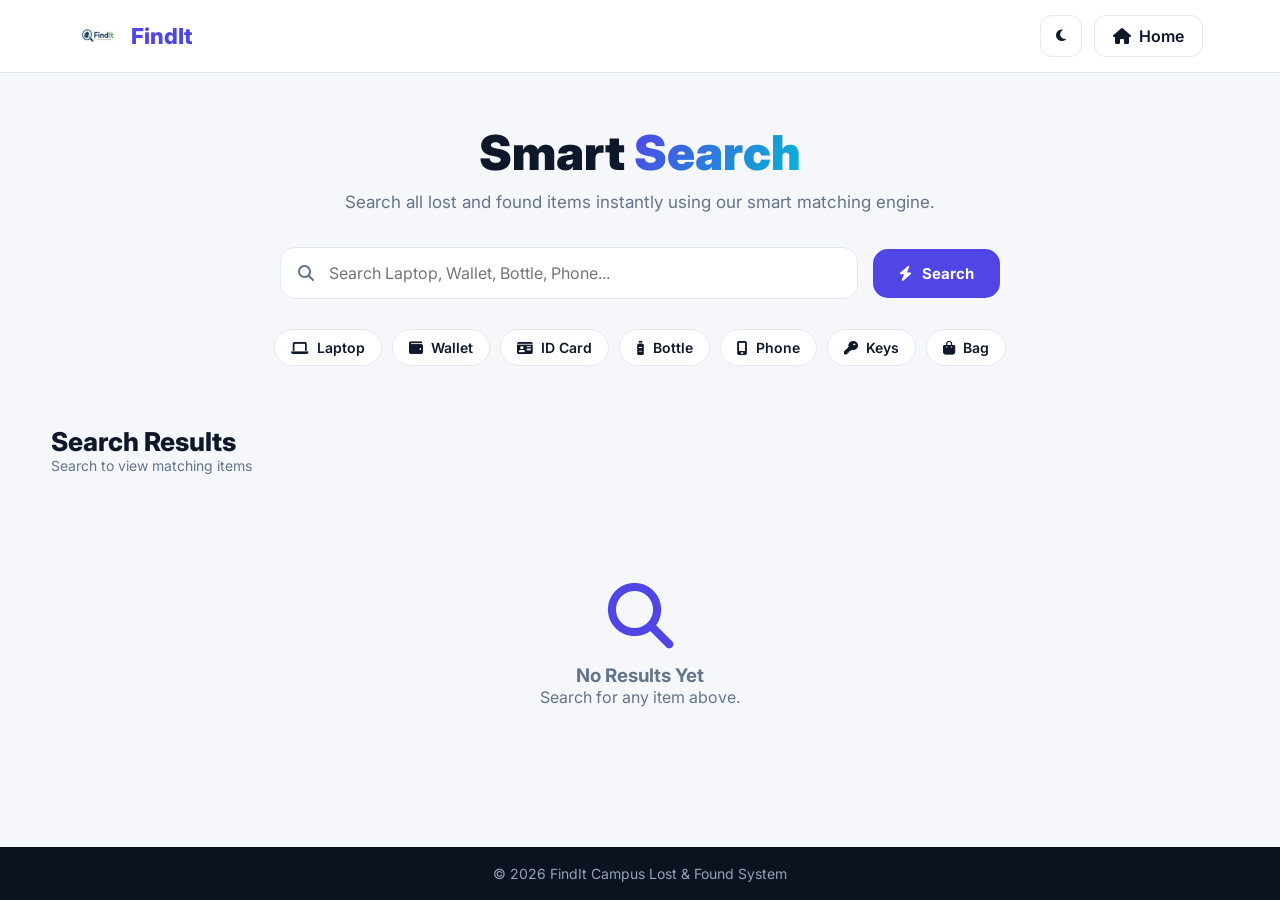
<file: pages/SmartSearch.html>
<!DOCTYPE html>
<html lang="en">
<head>
<meta charset="UTF-8">
<meta name="viewport" content="width=device-width, initial-scale=1.0">

<title>FindIt — Smart Search</title>

<link rel="icon" href="../images/findit.jpeg">

<link rel="stylesheet"
href="https://cdnjs.cloudflare.com/ajax/libs/font-awesome/6.5.1/css/all.min.css">

<link rel="preconnect" href="https://fonts.googleapis.com">
<link rel="preconnect" href="https://fonts.gstatic.com" crossorigin>

<link href="https://fonts.googleapis.com/css2?family=Inter:wght@300;400;500;600;700;800;900&display=swap"
rel="stylesheet">

<style>

:root{
  --primary:#4f46e5;
  --primaryHover:#4338ca;
  --success:#16a34a;
  --danger:#ef4444;
  --accent:#06b6d4;
  --bg:#f6f7fb;
  --card:#ffffff;
  --text:#0f172a;
  --muted:#64748b;
  --border:#e2e8f0;
  --shadow:
  0 2px 8px rgba(0,0,0,.05),
  0 12px 28px rgba(0,0,0,.06);
}

[data-theme="dark"]{
  --bg:#0b1220;
  --card:#121b2d;
  --text:#f8fafc;
  --muted:#94a3b8;
  --border:#243049;
}

*{
  margin:0;
  padding:0;
  box-sizing:border-box;
  font-family:"Inter",sans-serif;
}

html{
  scroll-behavior:smooth;
}

body{
  background:var(--bg);
  color:var(--text);
  min-height:100vh;
  display:flex;
  flex-direction:column;
  transition:.35s;
}

body::before{
  content:"";
  position:fixed;
  inset:0;
  background-image:
  radial-gradient(circle,var(--border) 1px,transparent 1px);
  background-size:28px 28px;
  opacity:.35;
  z-index:-1;
}

a{
  text-decoration:none;
  color:inherit;
}

/* NAVBAR */
.navbar{
  display:flex;
  justify-content:space-between;
  align-items:center;
  padding:15px 6%;
  background:var(--card);
  border-bottom:1px solid var(--border);
  position:sticky;
  top:0;
  z-index:100;
}

.logo{
  display:flex;
  align-items:center;
  gap:12px;
  font-size:22px;
  font-weight:800;
  color:var(--primary);
}

.logo img{
  width:42px;
  height:42px;
  border-radius:12px;
  object-fit:contain;
  background:#fff;
  padding:3px;
}

.nav-actions{
  display:flex;
  gap:12px;
  align-items:center;
}

.btn{
  padding:10px 18px;
  border-radius:12px;
  border:1px solid var(--border);
  background:transparent;
  cursor:pointer;
  font-weight:600;
  transition:.25s;
  display:flex;
  align-items:center;
  gap:8px;
  color:var(--text);
}

.btn:hover{
  border-color:var(--primary);
  color:var(--primary);
}

.theme-btn{
  width:42px;
  height:42px;
  display:flex;
  align-items:center;
  justify-content:center;
  border-radius:12px;
  cursor:pointer;
}

/* HERO */
.hero{
  max-width:1100px;
  width:92%;
  margin:50px auto 20px;
  text-align:center;
}

.hero h1{
  font-size:48px;
  font-weight:900;
  margin-bottom:10px;
}

.hero h1 span{
  background:linear-gradient(120deg,var(--primary),var(--accent));
  -webkit-background-clip:text;
  -webkit-text-fill-color:transparent;
}

.hero p{
  font-size:17px;
  color:var(--muted);
  margin-bottom:35px;
}

/* SEARCH BAR */
.searchBox{
  display:flex;
  gap:15px;
  justify-content:center;
  align-items:center;
  max-width:720px;
  margin:auto;
}

.searchInput{
  position:relative;
  flex:1;
}

.searchInput i{
  position:absolute;
  left:18px;
  top:50%;
  transform:translateY(-50%);
  color:var(--muted);
}

.searchInput input{
  width:100%;
  padding:15px 18px 15px 48px;
  border-radius:15px;
  border:1.5px solid var(--border);
  background:var(--card);
  color:var(--text);
  outline:none;
  font-size:16px;
}

.searchInput input:focus{
  border-color:var(--primary);
  box-shadow:0 0 0 4px rgba(79,70,229,.12);
}

.searchButton{
  padding:15px 26px;
  border:none;
  border-radius:15px;
  background:var(--primary);
  color:white;
  font-size:15px;
  font-weight:700;
  cursor:pointer;
  transition:.3s;
  display:flex;
  align-items:center;
  gap:10px;
}

.searchButton:hover{
  background:var(--primaryHover);
  transform:translateY(-2px);
}

/* QUICK TAGS */
.tags{
  margin-top:30px;
  display:flex;
  flex-wrap:wrap;
  justify-content:center;
  gap:10px;
}

.tag{
  padding:9px 16px;
  border-radius:999px;
  background:var(--card);
  border:1px solid var(--border);
  cursor:pointer;
  font-size:14px;
  font-weight:600;
  transition:.25s;
  display:flex;
  align-items:center;
  gap:8px;
  color:var(--text);
}

.tag:hover{
  color:var(--primary);
  border-color:var(--primary);
  transform:translateY(-2px);
}

/* RESULTS */
.results{
  max-width:1200px;
  width:92%;
  margin:40px auto;
}

.resultsHeader{
  display:flex;
  justify-content:space-between;
  align-items:center;
  margin-bottom:20px;
}

.resultsHeader h2{
  font-size:26px;
  font-weight:800;
}

.resultsHeader p{
  color:var(--muted);
  font-size:14px;
}

.cards{
  display:grid;
  grid-template-columns:repeat(auto-fill,minmax(250px,1fr));
  gap:22px;
}

.empty{
  padding:90px 20px;
  text-align:center;
  grid-column:1/-1;
  color:var(--muted);
}

.empty i{
  font-size:65px;
  margin-bottom:15px;
  color:var(--primary);
}

/* FOOTER */
footer{
  margin-top:auto;
  background:#0b1220;
  color:#94a3b8;
  padding:18px;
  text-align:center;
  font-size:14px;
}

@media(max-width:700px){
  .hero h1{
    font-size:34px;
  }
  .searchBox{
    flex-direction:column;
  }
  .searchButton{
    width:100%;
    justify-content:center;
  }
}
</style>
</head>

<body>

<header class="navbar">
  <a href="../index.html" class="logo">
    <img src="../images/findit.jpeg" alt="FindIt Logo" onerror="this.style.display='none'">
    <span>FindIt</span>
  </a>

  <div class="nav-actions">
    <button class="btn theme-btn" onclick="toggleTheme()" aria-label="Toggle Theme">
      <i id="themeIcon" class="fa-solid fa-moon"></i>
    </button>
    <a href="../index.html" class="btn">
      <i class="fa-solid fa-house"></i>
      Home
    </a>
  </div>
</header>

<section class="hero">
  <h1>Smart <span>Search</span></h1>
  <p>Search all lost and found items instantly using our smart matching engine.</p>

  <div class="searchBox">
    <div class="searchInput">
      <i class="fa-solid fa-magnifying-glass"></i>
      <input id="searchInput" type="text" placeholder="Search Laptop, Wallet, Bottle, Phone..." onkeydown="handleKeyPress(event)">
    </div>
    <button class="searchButton" onclick="performSearch()">
      <i class="fa-solid fa-bolt"></i>
      Search
    </button>
  </div>

  <div class="tags">
    <button class="tag" onclick="quickSearch('Laptop')"><i class="fa-solid fa-laptop"></i>Laptop</button>
    <button class="tag" onclick="quickSearch('Wallet')"><i class="fa-solid fa-wallet"></i>Wallet</button>
    <button class="tag" onclick="quickSearch('ID')"><i class="fa-solid fa-id-card"></i>ID Card</button>
    <button class="tag" onclick="quickSearch('Bottle')"><i class="fa-solid fa-bottle-water"></i>Bottle</button>
    <button class="tag" onclick="quickSearch('Phone')"><i class="fa-solid fa-mobile-screen"></i>Phone</button>
    <button class="tag" onclick="quickSearch('Keys')"><i class="fa-solid fa-key"></i>Keys</button>
    <button class="tag" onclick="quickSearch('Bag')"><i class="fa-solid fa-bag-shopping"></i>Bag</button>
  </div>
</section>

<section class="results">
  <div class="resultsHeader">
    <div>
      <h2 id="resultTitle">Search Results</h2>
      <p id="resultCount">Search to view matching items</p>
    </div>
  </div>

  <div class="cards" id="resultsGrid">
    <div class="empty">
      <i class="fa-solid fa-magnifying-glass"></i>
      <h3>No Results Yet</h3>
      <p>Search for any item above.</p>
    </div>
  </div>
</section>

<footer>
  © 2026 FindIt Campus Lost & Found System
</footer>

<script>
//========================================
// THEME SWITCHER
//========================================
const savedTheme = localStorage.getItem("findit_theme") || "light";
document.documentElement.setAttribute("data-theme", savedTheme);
document.getElementById("themeIcon").className = savedTheme === "dark" ? "fa-solid fa-sun" : "fa-solid fa-moon";

function toggleTheme(){
  const next = document.documentElement.getAttribute("data-theme") === "dark" ? "light" : "dark";
  document.documentElement.setAttribute("data-theme", next);
  localStorage.setItem("findit_theme", next);
  document.getElementById("themeIcon").className = next === "dark" ? "fa-solid fa-sun" : "fa-solid fa-moon";
}

//========================================
// DEFAULT MOCK ITEMS (From Index Page)
//========================================
const defaultCampusItems = [
  {
    id: "item-1",
    itemName: "AirPods Pro Case",
    category: "Electronics",
    location: "Student Union",
    type: "Found",
    description: "White charging case found on a table."
  },
  {
    id: "item-2",
    itemName: "Leather Wallet",
    category: "Wallets & Cards",
    location: "Science Building",
    type: "Lost",
    description: "Brown leather wallet with student IDs inside."
  },
  {
    id: "item-3",
    itemName: "Hydro Flask Water Bottle",
    category: "Personal Belongings",
    location: "Main Gym",
    type: "Recovered",
    description: "Olive green water bottle with stickers."
  },
  {
    id: "item-4",
    itemName: "TI-84 Calculator",
    category: "Electronics",
    location: "Math Block 302",
    type: "Lost",
    description: "Texas Instruments scientific calculator."
  },
  {
    id: "item-5",
    itemName: "Prescription Glasses",
    category: "Personal Belongings",
    location: "Campus Library",
    type: "Found",
    description: "Black frame reading glasses."
  },
  {
    id: "item-6",
    itemName: "Student ID Card",
    category: "Wallets & Cards",
    location: "Cafeteria",
    type: "Recovered",
    description: "Campus ID card found near register."
  }
];

//========================================
// UNIFIED DATA FETCHING & SEEDING
//========================================
function getAllReports() {
  const possibleKeys = [
    "findit_all_reports",
    "findit_reports",
    "findit_lost_items",
    "findit_found_items",
    "lostItems",
    "foundItems",
    "reports"
  ];

  let combined = [];
  const seenIds = new Set();

  // 1. Fetch user-added reports
  possibleKeys.forEach(key => {
    try {
      const data = JSON.parse(localStorage.getItem(key) || "[]");
      if (Array.isArray(data)) {
        data.forEach(item => {
          const uniqueId = item.id || `${item.itemName}-${item.location}-${item.type}`;
          if (!seenIds.has(uniqueId)) {
            seenIds.add(uniqueId);
            combined.push(item);
          }
        });
      }
    } catch(e) {}
  });

  // 2. Include default mock items if missing
  defaultCampusItems.forEach(mockItem => {
    if (!seenIds.has(mockItem.id)) {
      seenIds.add(mockItem.id);
      combined.push(mockItem);
    }
  });

  // Sync back to primary storage so all pages stay updated
  localStorage.setItem("findit_all_reports", JSON.stringify(combined));

  return combined;
}

//========================================
// SMART CATEGORY & ICON MAPPER
//========================================
const categoryIcons = {
  // Laptops / Computers
  laptop: "fa-laptop",
  latop: "fa-laptop",
  notebook: "fa-laptop",
  hp: "fa-laptop",
  dell: "fa-laptop",
  macbook: "fa-laptop",
  lenovo: "fa-laptop",

  // Wallets & Cards
  wallet: "fa-wallet",
  purse: "fa-wallet",

  "id card": "fa-id-card",
  id: "fa-id-card",
  badge: "fa-id-card",
  license: "fa-id-card",
  passport: "fa-id-card",
  
  // Drinkware
  bottle: "fa-bottle-water",
  flask: "fa-bottle-water",
  hydro: "fa-bottle-water",
  water: "fa-bottle-water",

  // Phones & Audio
  phone: "fa-mobile-screen",
  mobile: "fa-mobile-screen",
  airpods: "fa-headphones",
  earbuds: "fa-headphones",
  headphones: "fa-headphones",

  // Other Gadgets & Personal Items
  calculator: "fa-calculator",
  glasses: "fa-glasses",
  spectacles: "fa-glasses",
  specs: "fa-glasses",
  key: "fa-key",
  keys: "fa-key",
  bag: "fa-bag-shopping",
  backpack: "fa-bag-shopping"
};

function getBestIcon(itemName, category) {
  const text = `${itemName} ${category}`.toLowerCase();

  for (let key in categoryIcons) {
    if (text.includes(key)) {
      return categoryIcons[key];
    }
  }

  if (text.includes("electronic")) return "fa-laptop";
  if (text.includes("personal")) return "fa-box-open";
  return "fa-box";
}

//========================================
// SEARCH LOGIC
//========================================
function handleKeyPress(e) {
  if (e.key === "Enter") performSearch();
}

function quickSearch(text){
  document.getElementById("searchInput").value = text;
  performSearch();
}

function escapeHTML(str) {
  return String(str || '').replace(/[&<>"']/g, function(m) {
    return { '&': '&amp;', '<': '&lt;', '>': '&gt;', '"': '&quot;', "'": '&#39;' }[m];
  });
}

function showToast(type, title, msg){
  const colors = { success:"var(--success)", error:"var(--danger)", info:"var(--primary)" };
  const icons = { success:"fa-circle-check", error:"fa-circle-xmark", info:"fa-circle-info" };

  const toast = document.createElement("div");
  toast.style.cssText = `
    position:fixed;
    top:80px;
    right:20px;
    background:var(--card);
    color:var(--text);
    border:1px solid var(--border);
    padding:15px 18px;
    border-radius:14px;
    box-shadow:var(--shadow);
    display:flex;
    gap:12px;
    align-items:flex-start;
    z-index:9999;
  `;

  toast.innerHTML = `
    <div style="font-size:22px;color:${colors[type]||colors.info}">
      <i class="fa-solid ${icons[type]||icons.info}"></i>
    </div>
    <div>
      <b>${escapeHTML(title)}</b><br>
      <small style="color:var(--muted);">${escapeHTML(msg)}</small>
    </div>
  `;

  document.body.appendChild(toast);
  setTimeout(() => toast.remove(), 3000);
}

function performSearch(){
  const rawKeyword = document.getElementById("searchInput").value.trim().toLowerCase();

  if(rawKeyword === ""){
    showToast("info", "Empty Search", "Please enter an item name.");
    return;
  }

  // Handle basic plural forms (e.g. "wallets" -> "wallet")
  const keyword = rawKeyword.endsWith('s') && rawKeyword.length > 3 ? rawKeyword.slice(0, -1) : rawKeyword;

  const reports = getAllReports();

  const results = reports.filter(item => {
    const name = (item.itemName || "").toLowerCase();
    const cat = (item.category || "").toLowerCase();
    const loc = (item.location || "").toLowerCase();
    const desc = (item.description || "").toLowerCase();
    const status = (item.type || item.status || "").toLowerCase();

    return (
      name.includes(keyword) || name.includes(rawKeyword) ||
      cat.includes(keyword)  || cat.includes(rawKeyword)  ||
      loc.includes(keyword)  || loc.includes(rawKeyword)  ||
      desc.includes(keyword) || desc.includes(rawKeyword) ||
      status.includes(keyword)
    );
  });

  displayResults(results);
}

function displayResults(items){
  document.getElementById("resultTitle").innerText = "Search Results";
  document.getElementById("resultCount").innerText = `${items.length} Item(s) Found`;

  const grid = document.getElementById("resultsGrid");

  if(items.length === 0){
    grid.innerHTML = `
      <div class="empty">
        <i class="fa-solid fa-box-open"></i>
        <h3>No Matching Items</h3>
        <p>No items found matching your query.</p>
      </div>
    `;
    return;
  }

  grid.innerHTML = "";

  items.forEach(item => {
    const icon = getBestIcon(item.itemName || "", item.category || "");

    const image = item.imageURL && item.imageURL.trim() !== ""
      ? `<img src="${escapeHTML(item.imageURL)}" style="width:100%;height:180px;object-fit:cover;">`
      : `<div style="height:180px;display:flex;justify-content:center;align-items:center;font-size:70px;background:rgba(79,70,229,0.08);color:var(--primary);"><i class="fa-solid ${icon}"></i></div>`;

    const card = document.createElement("div");
    card.className = "resultCard";
    card.style.cssText = `
      background:var(--card);
      border:1px solid var(--border);
      border-radius:18px;
      overflow:hidden;
      box-shadow:var(--shadow);
      transition:.3s;
    `;

    card.innerHTML = `
      ${image}
      <div style="padding:18px;">
        <h3 style="margin-bottom:10px;">${escapeHTML(item.itemName || "Unnamed Item")}</h3>
        <p style="margin-bottom:4px;font-size:14px;"><b>Category:</b> ${escapeHTML(item.category || "N/A")}</p>
        <p style="margin-bottom:4px;font-size:14px;"><b>Location:</b> ${escapeHTML(item.location || "N/A")}</p>
        <p style="margin-bottom:4px;font-size:14px;"><b>Status:</b> ${escapeHTML(item.type || item.status || "N/A")}</p>
        <button style="margin-top:15px;width:100%;padding:12px;background:var(--primary);color:white;border:none;border-radius:12px;cursor:pointer;font-weight:700;" onclick="event.stopPropagation();selectItem('${escapeHTML(item.id || '')}')">View Match</button>
      </div>
    `;

    grid.appendChild(card);
  });
}

let selectedReport = null;

function selectItem(id){
  const reports = getAllReports();
  selectedReport = reports.find(item => String(item.id) === String(id));

  if (selectedReport) {
    showToast("success", "Item Selected", selectedReport.itemName || "Item");
    console.log("Selected Item:", selectedReport);
  }
}

// Initial auto-seed on page load
window.addEventListener("DOMContentLoaded", () => {
  getAllReports();
});
</script>

</body>
</html>
</file>
